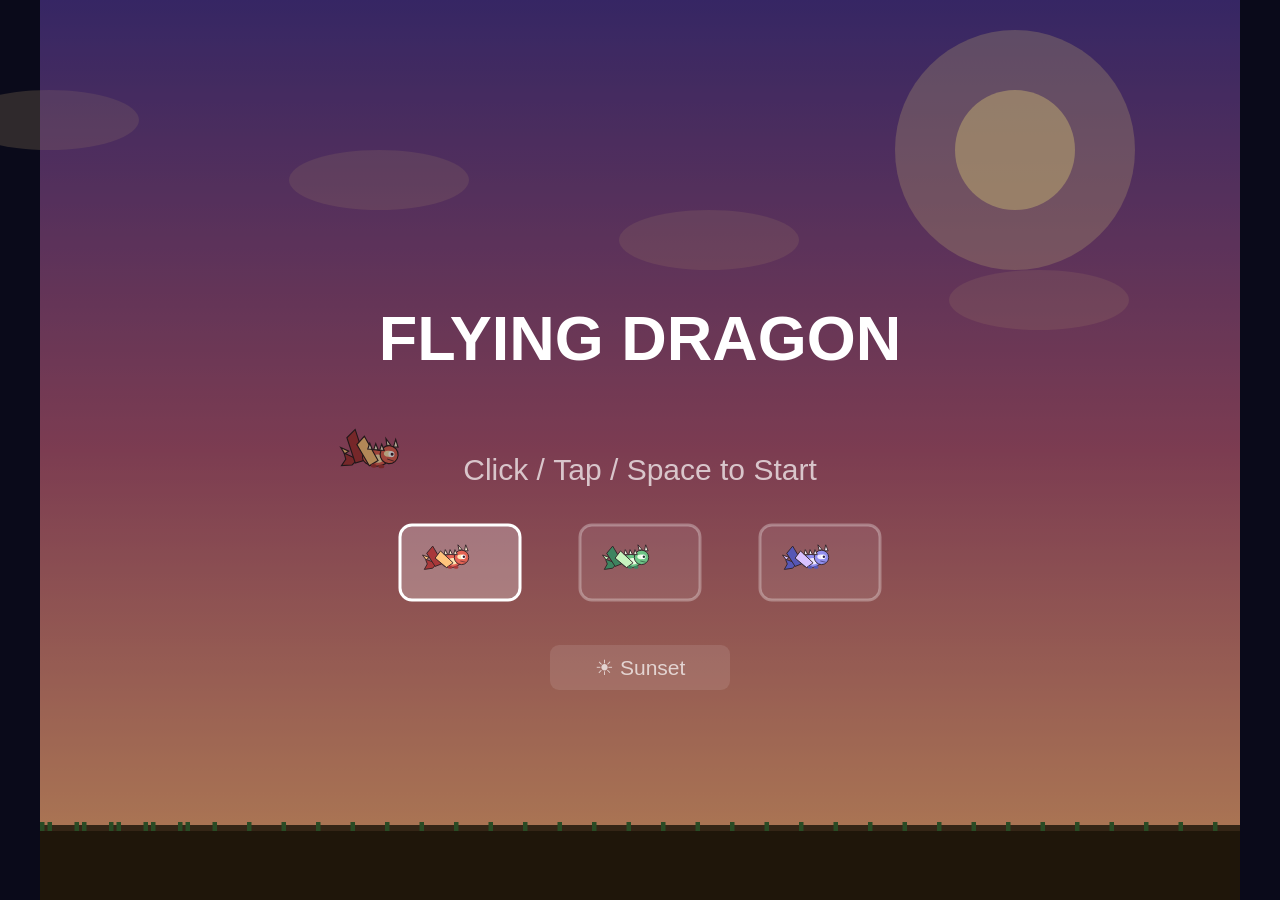
<file: public/flying-dragon/index.html>
<!DOCTYPE html>
<html lang="en">
<head>
<meta charset="UTF-8">
<meta name="viewport" content="width=device-width, initial-scale=1.0, user-scalable=no">
<title>Flying Dragon</title>
<style>
* { margin: 0; padding: 0; box-sizing: border-box; }
html, body { width: 100%; height: 100%; overflow: hidden; background: #1a1a2e; }
canvas { display: block; width: 100%; height: 100%; touch-action: none; }
</style>
</head>
<body>
<canvas id="game"></canvas>
<script src="game.js"></script>
</body>
</html>
</file>
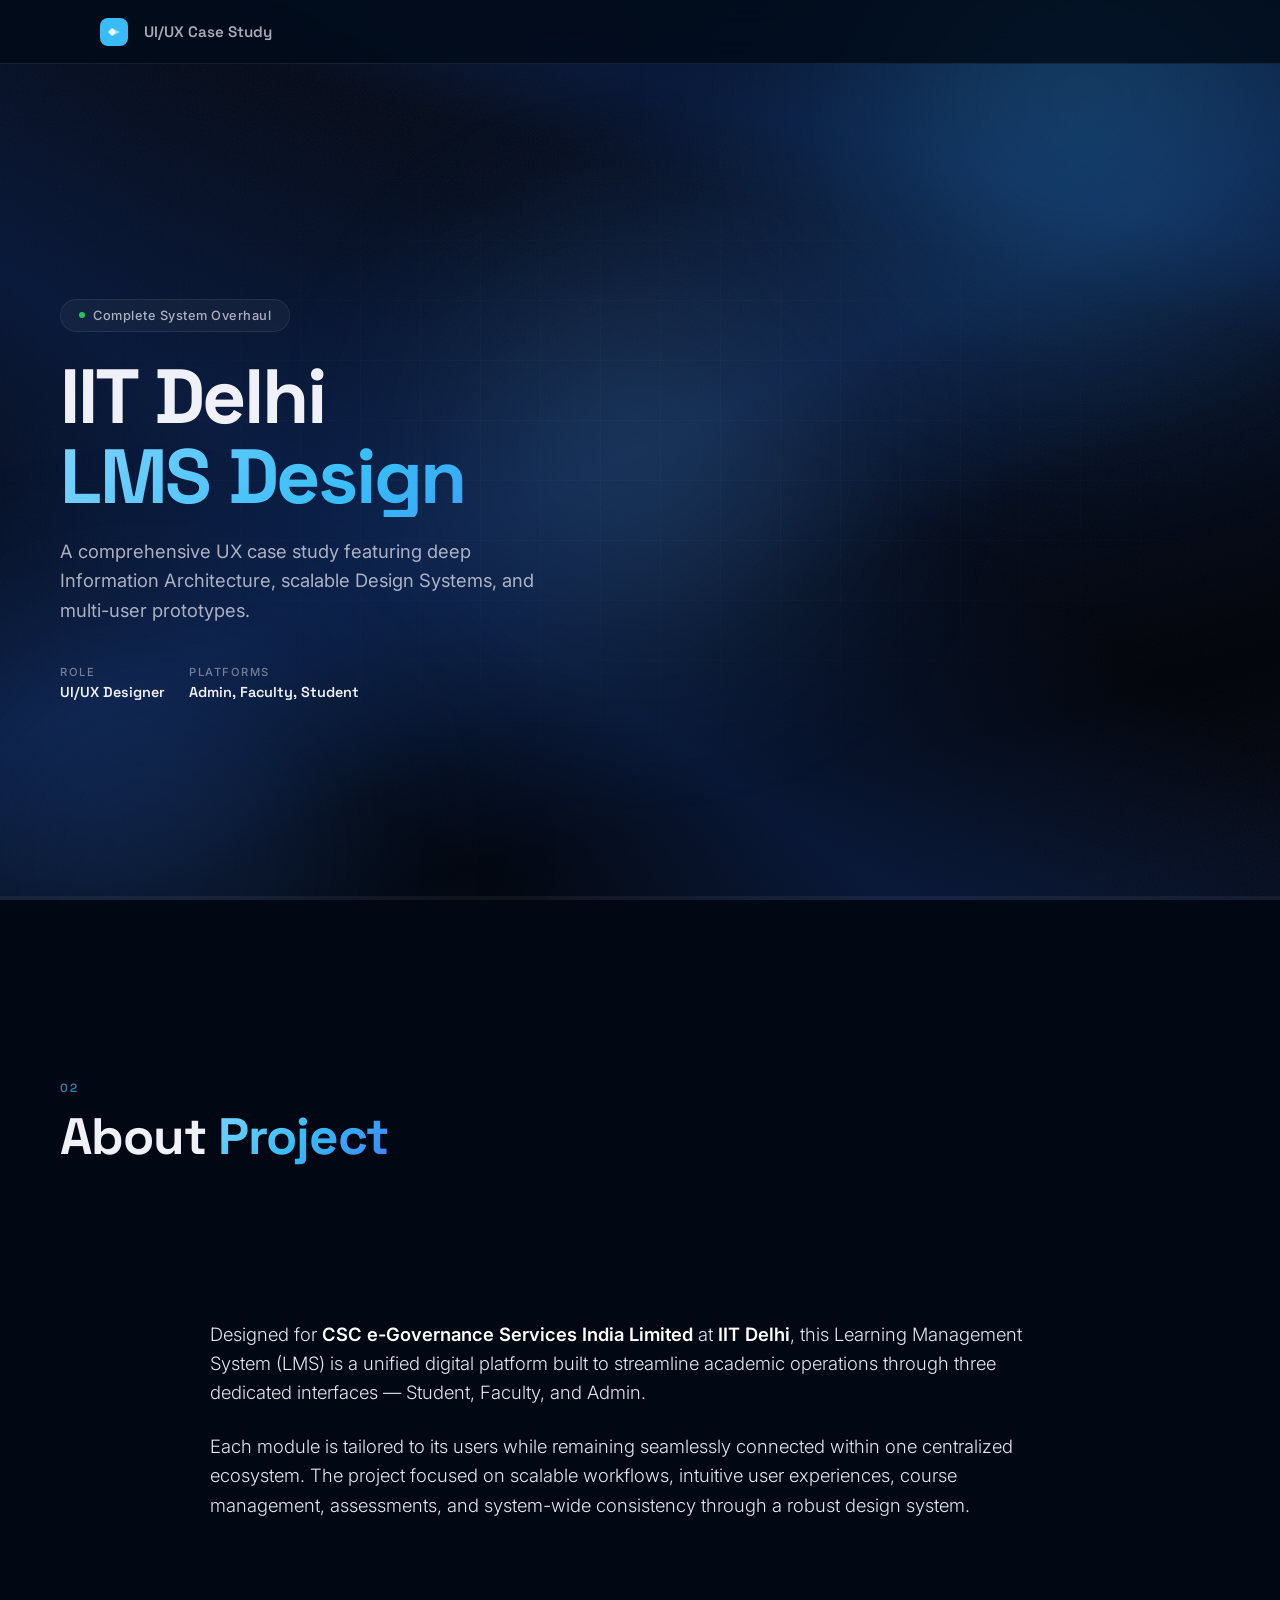
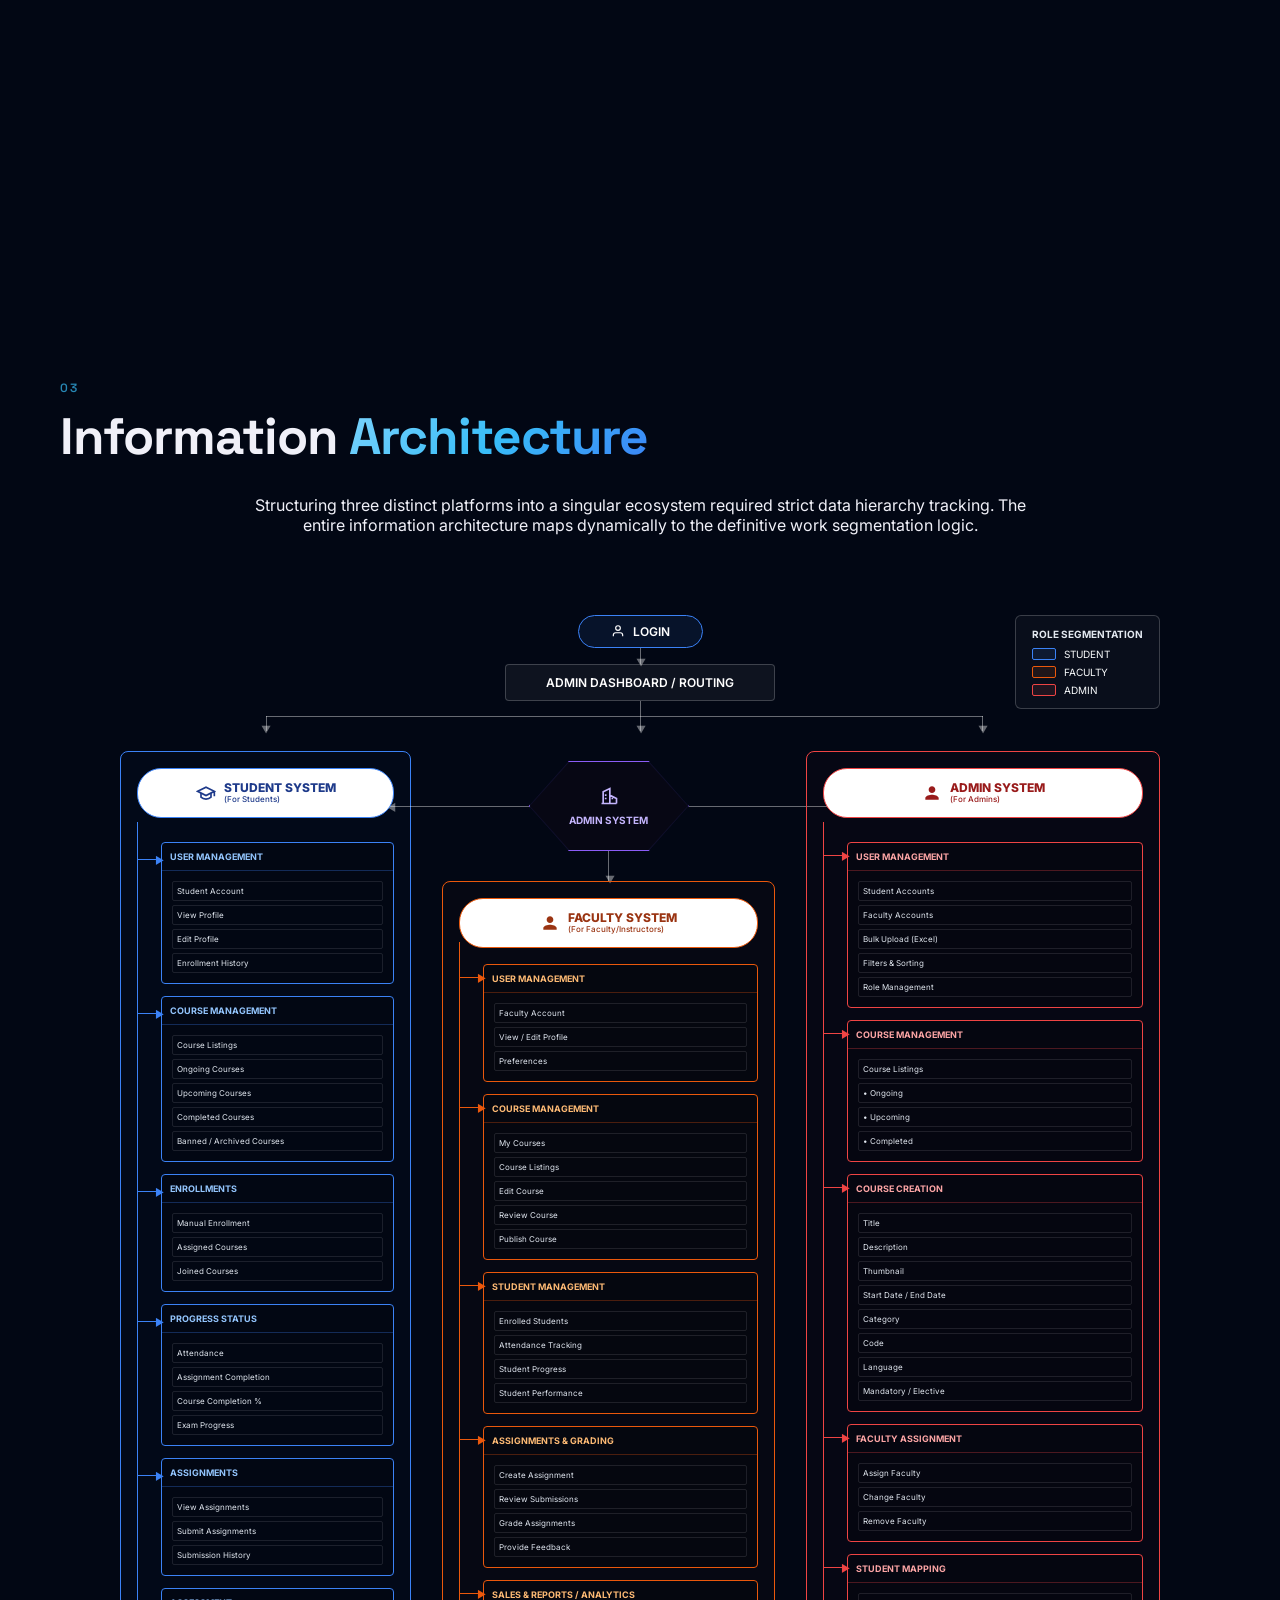
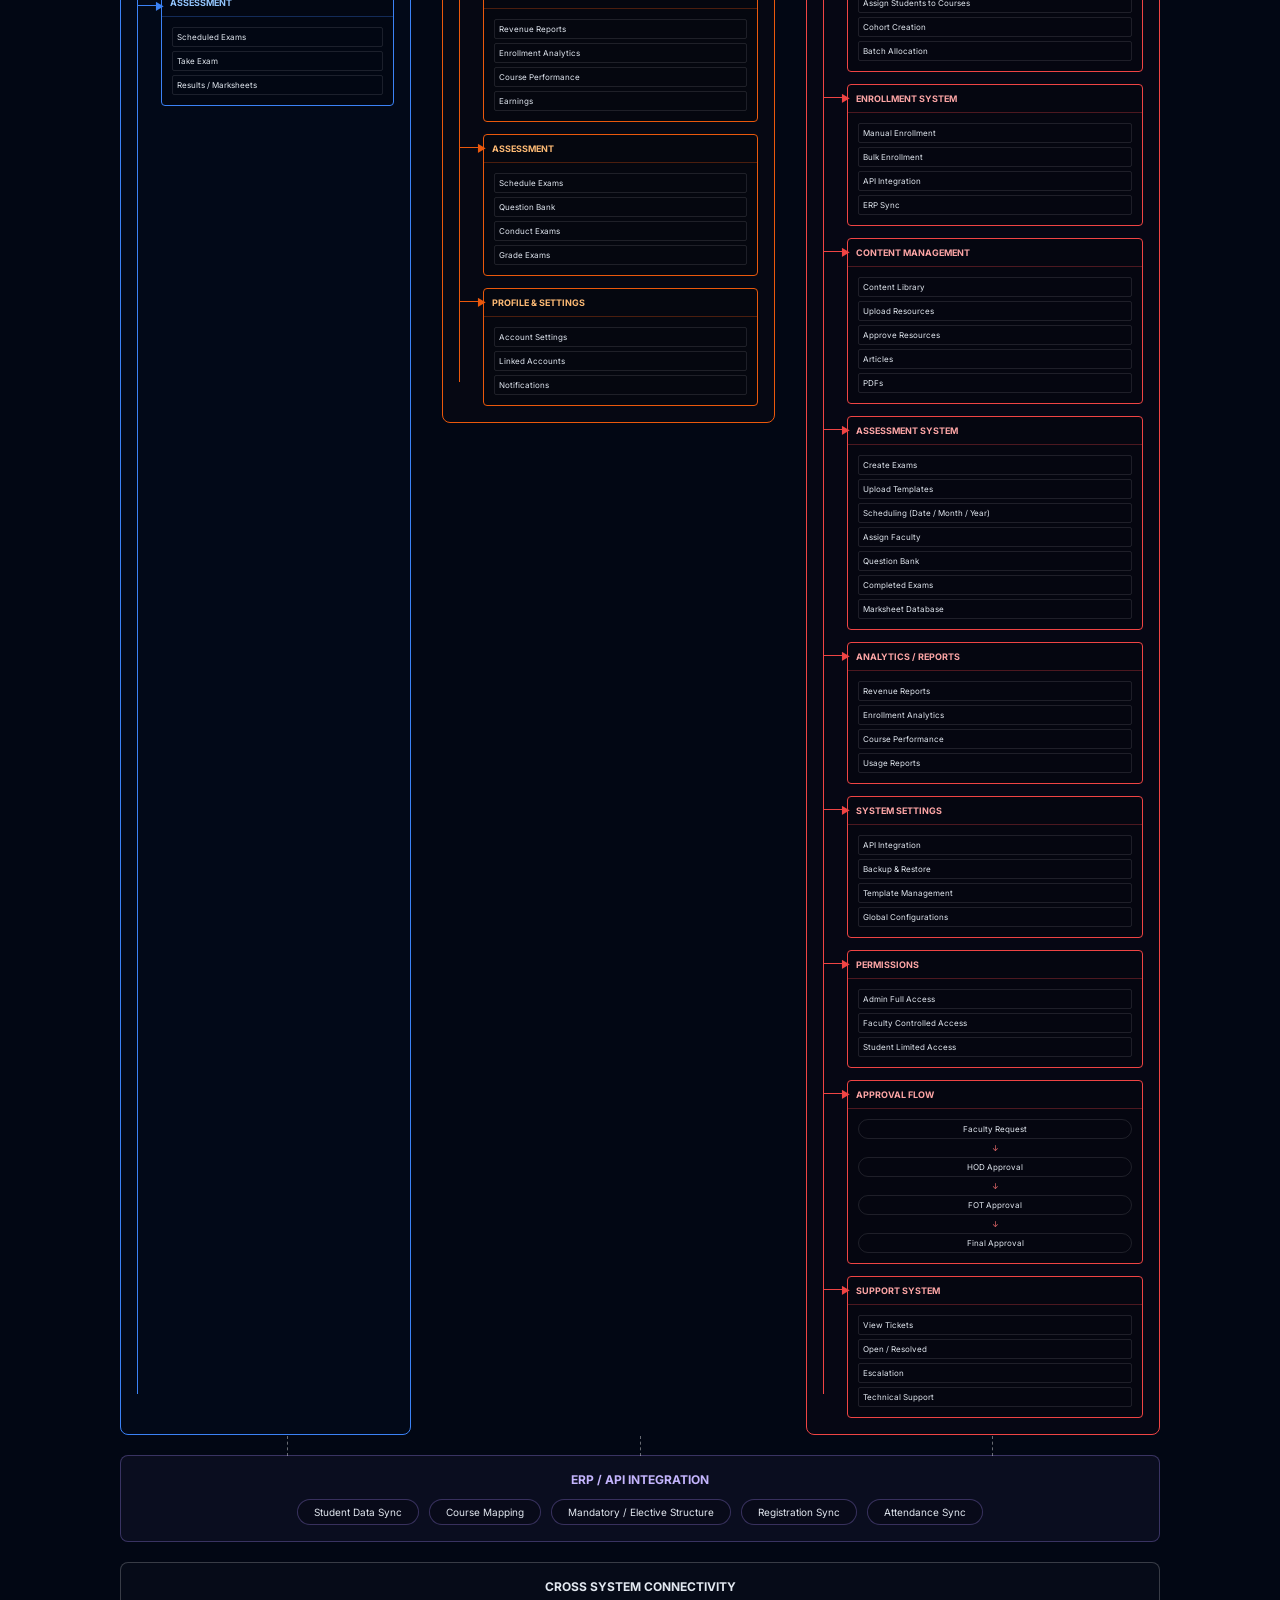
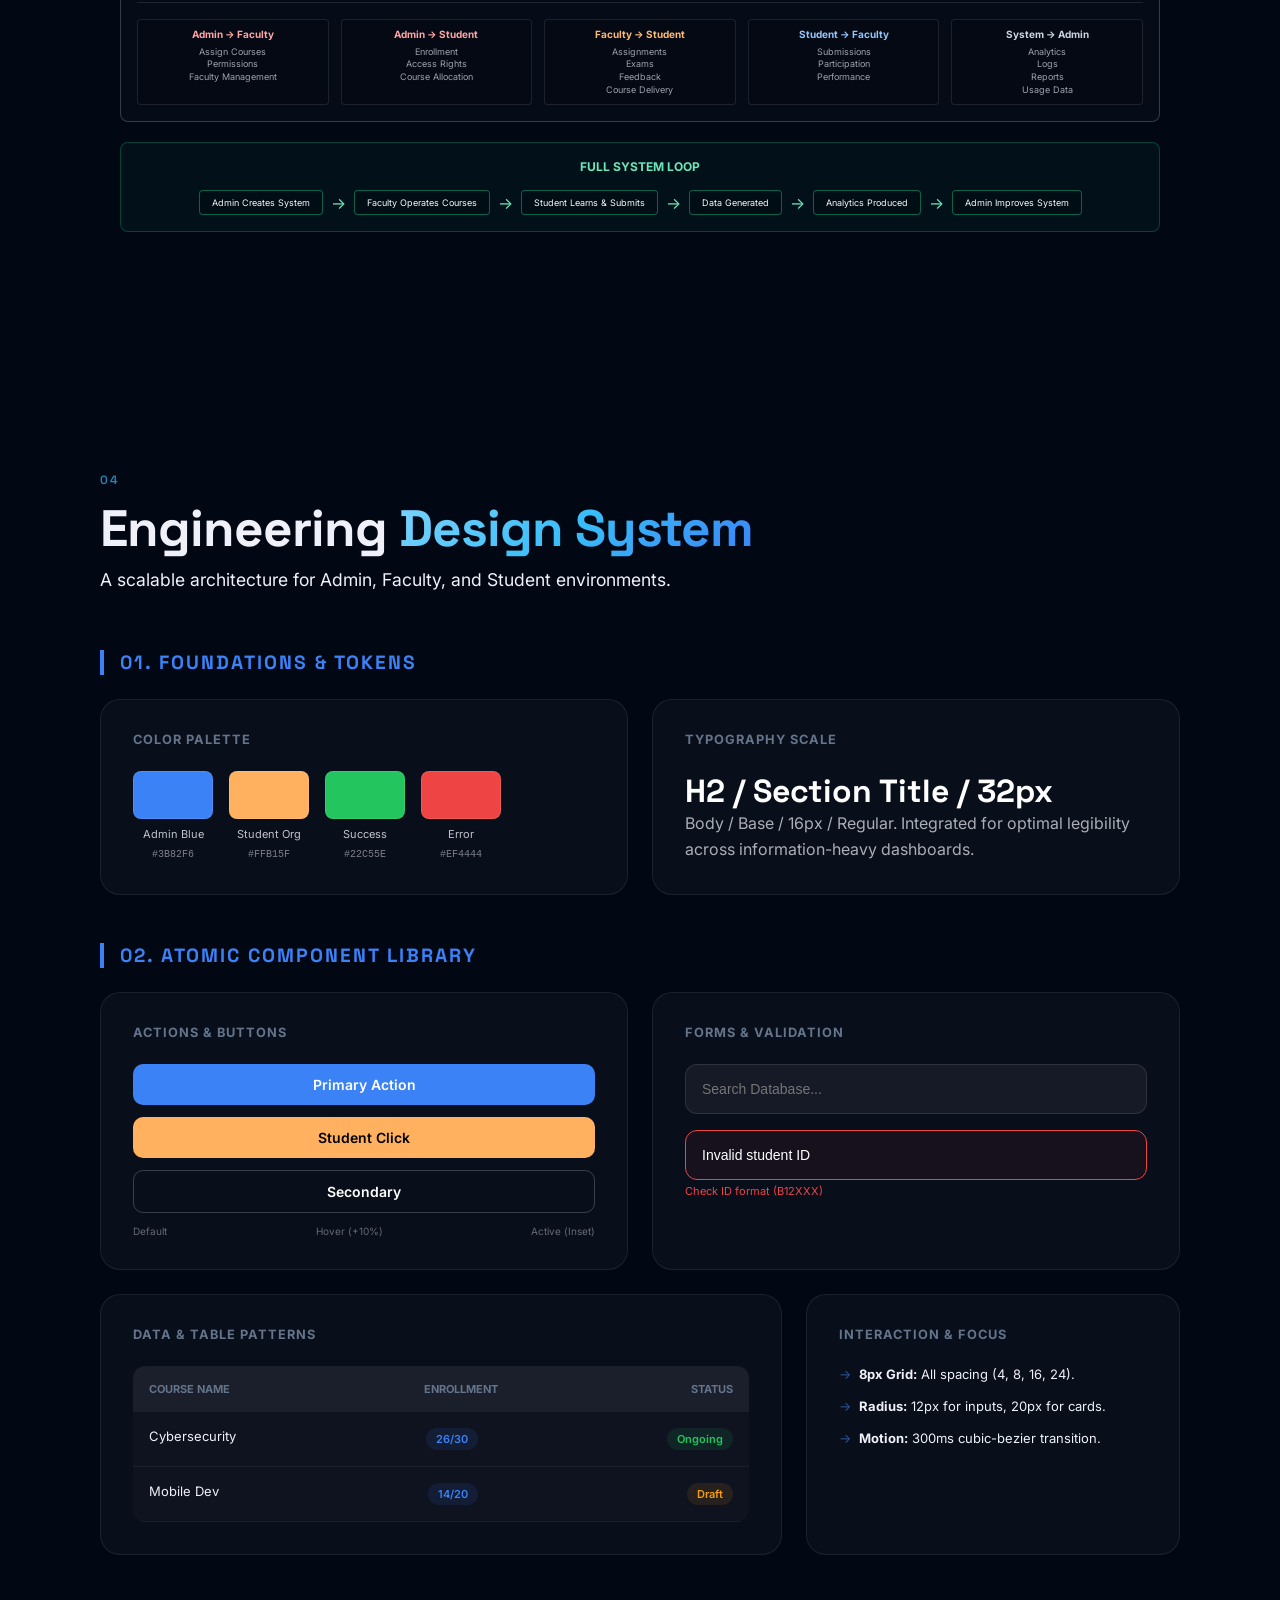
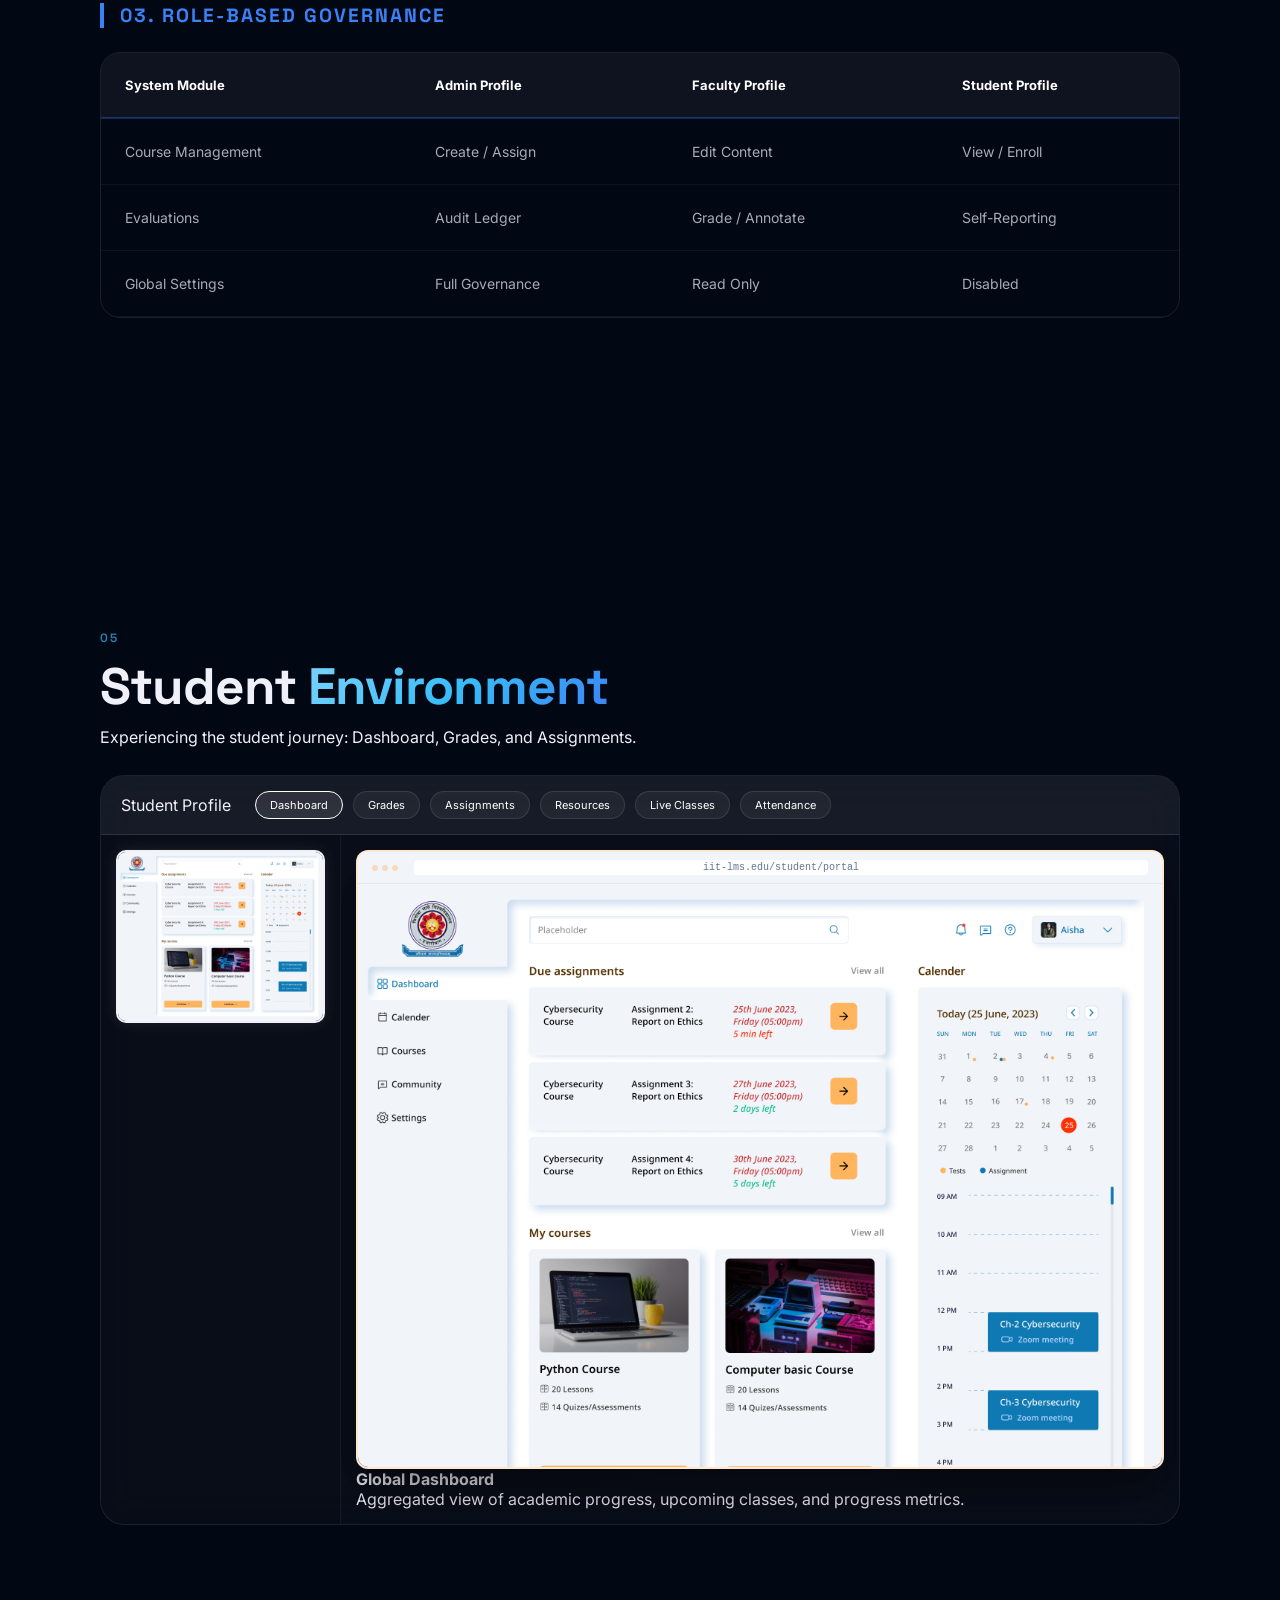
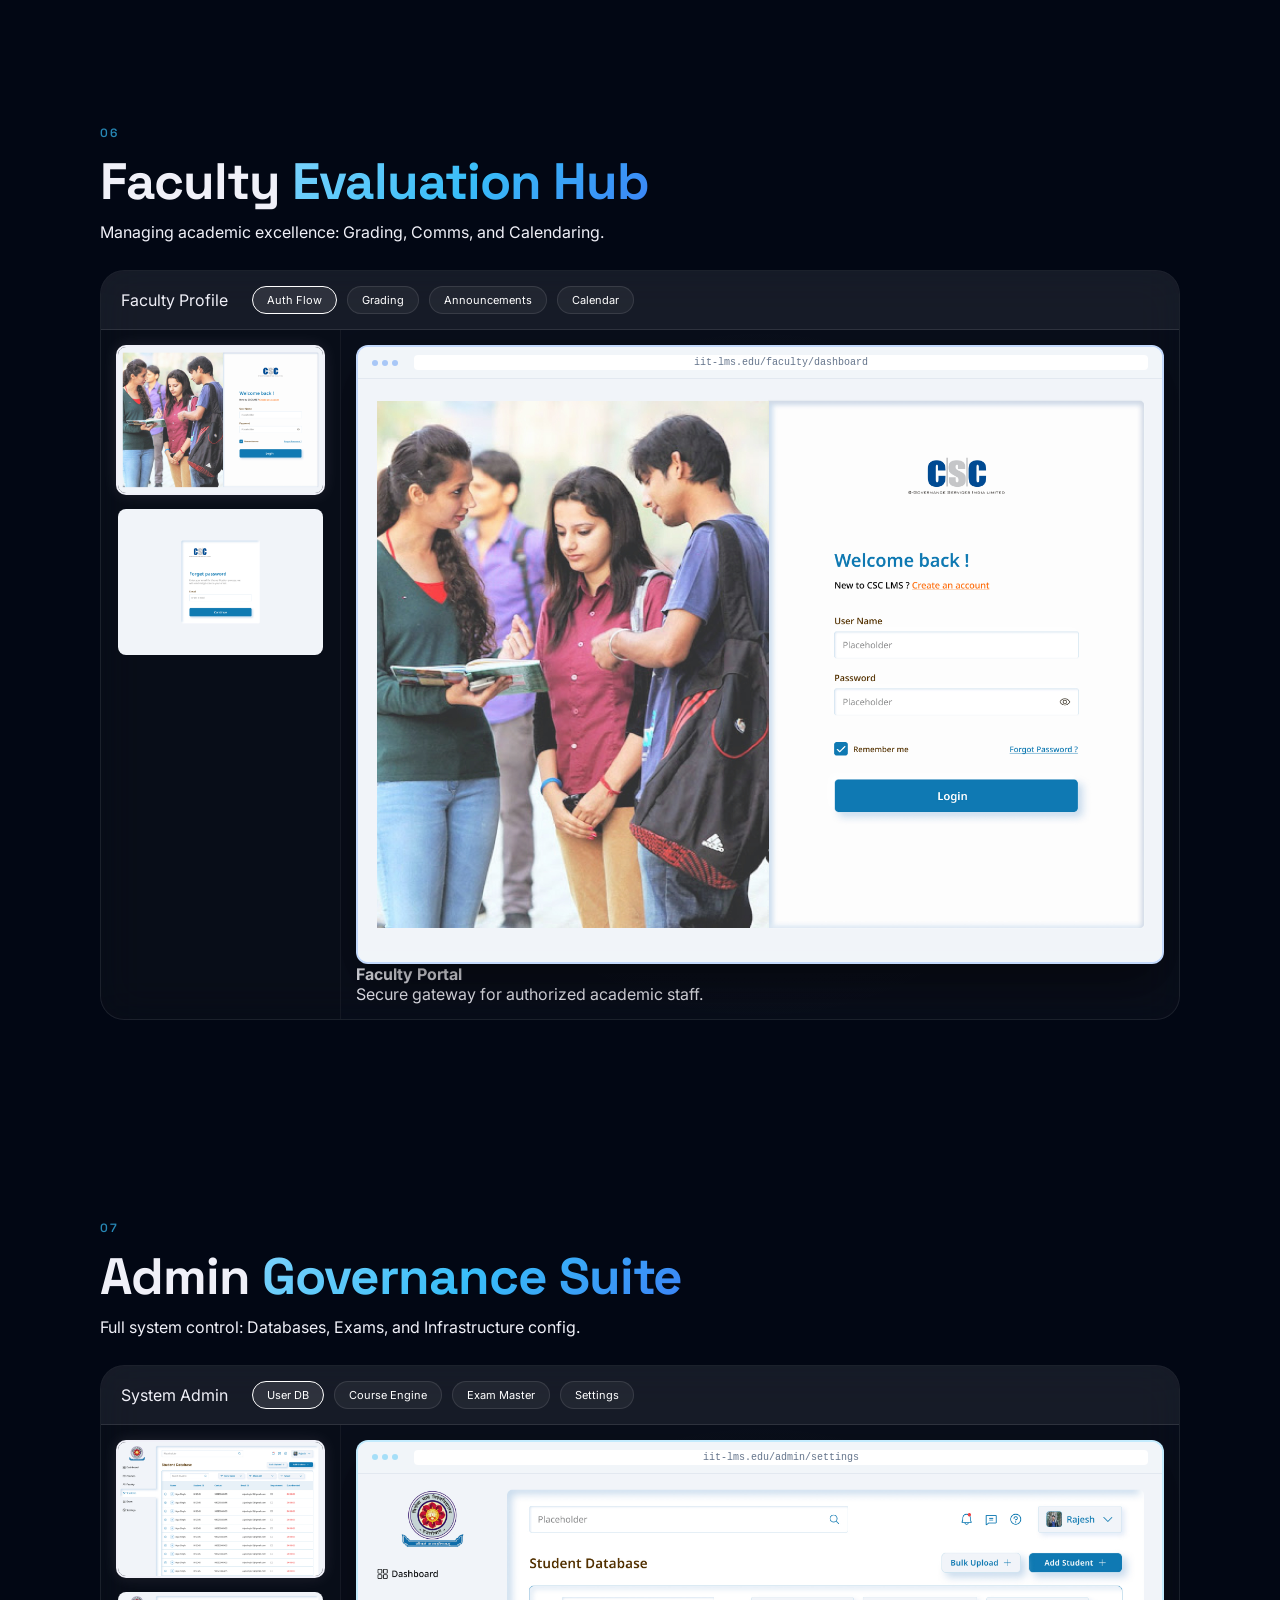
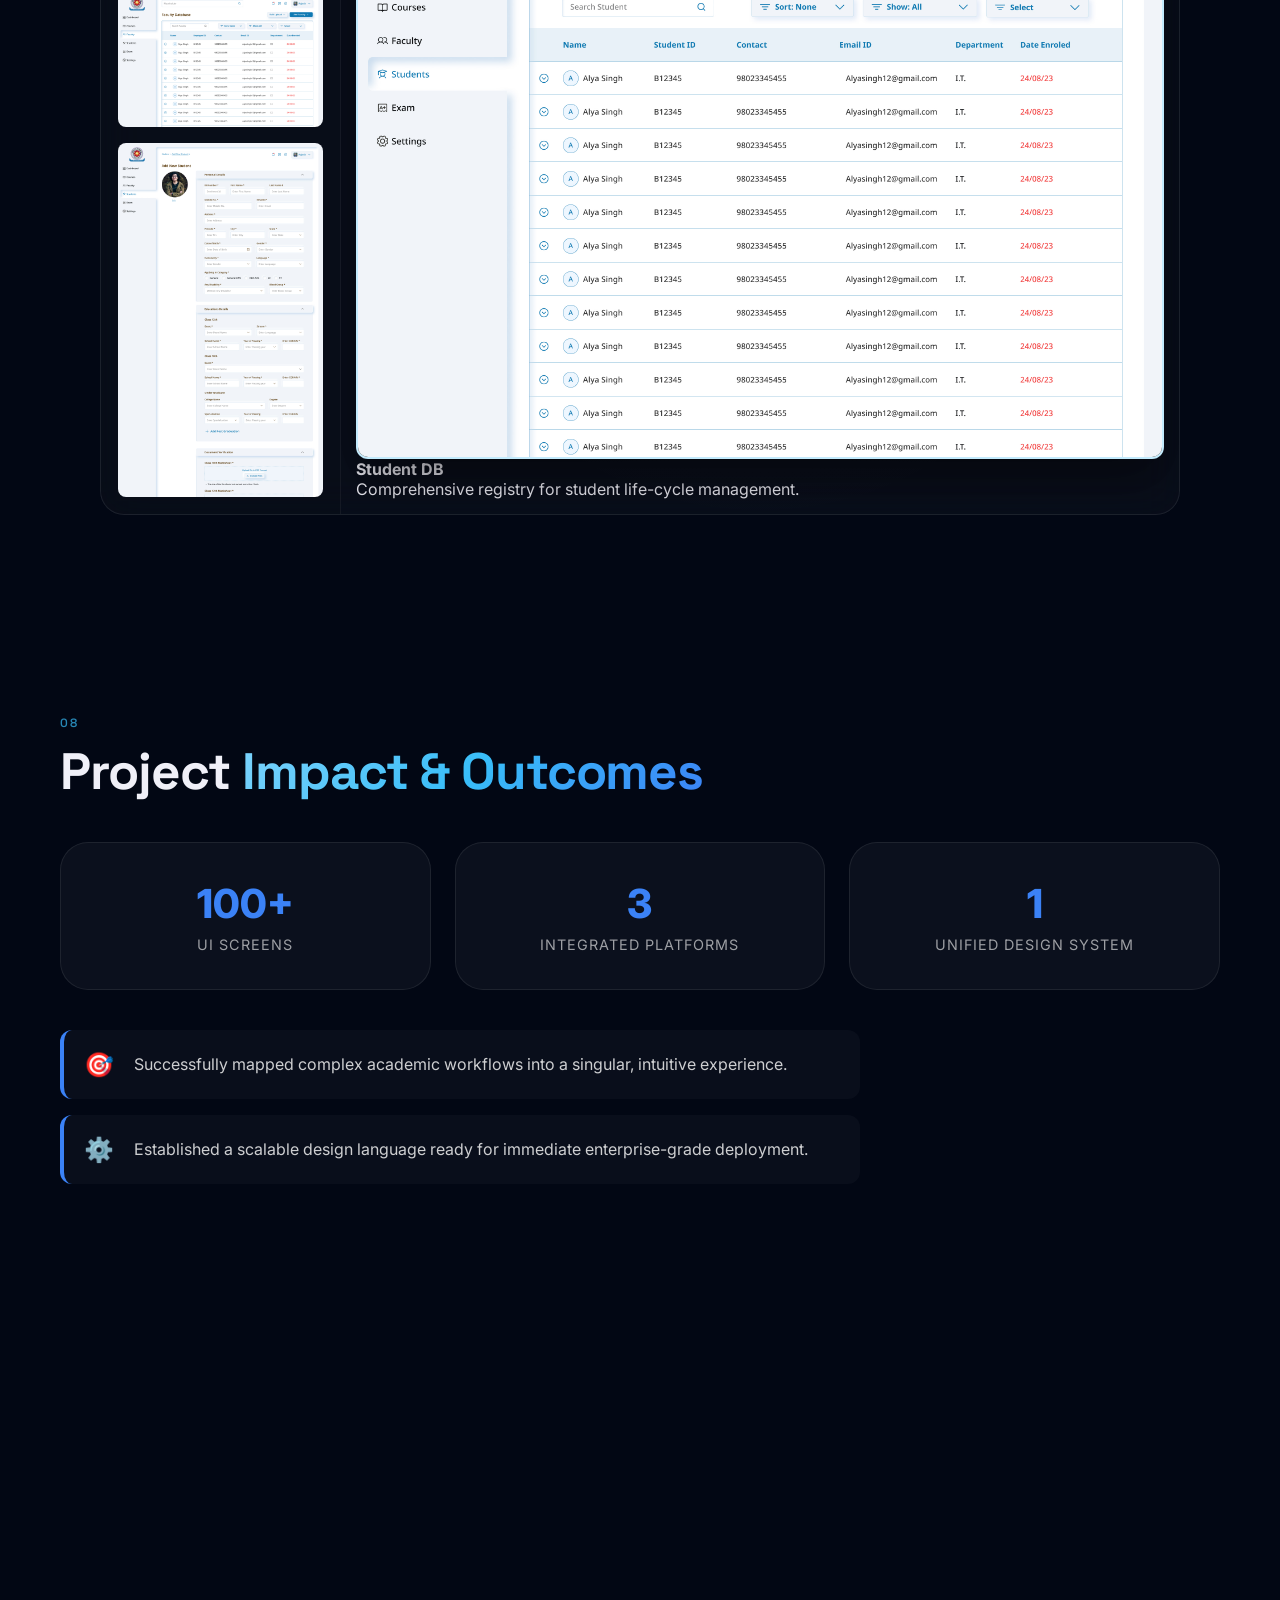
<file: public/iitdelhi-lms/index.html>
<!DOCTYPE html>
<html lang="en">
<head>
    <meta charset="UTF-8">
    <meta name="viewport" content="width=device-width, initial-scale=1.0">
    <title>IIT Delhi LMS — Full UI/UX Case Study</title>
    <meta name="description" content="A comprehensive Learning Management System designed at IIT Delhi featuring full IA, Design System, and high-fidelity prototype flows across 3 integrated platforms.">
    <link rel="preconnect" href="https://fonts.googleapis.com">
    <link rel="preconnect" href="https://fonts.gstatic.com" crossorigin>
    <link href="https://fonts.googleapis.com/css2?family=Inter:wght@300;400;500;600;700;800;900&family=Space+Grotesk:wght@400;500;600;700&display=swap" rel="stylesheet">
    <link rel="stylesheet" href="styles.css?v=9">
</head>
<body>
    <!-- Ambient Background -->
    <div class="ambient-bg">
        <div class="orb orb-1"></div>
        <div class="orb orb-2"></div>
        <div class="orb orb-3"></div>
        <div class="grid-overlay"></div>
    </div>

    <!-- Navigation -->
    <nav class="nav" id="mainNav">
        <div class="nav-brand">
            <div class="nav-logo">
                <svg width="28" height="28" viewBox="0 0 28 28" fill="none">
                    <rect width="28" height="28" rx="8" fill="url(#navGrad)"/>
                    <path d="M8 14L12 10L16 14L12 18Z" fill="white" opacity="0.9"/>
                    <path d="M12 10L20 14L12 18" fill="white" opacity="0.5"/>
                    <defs><linearGradient id="navGrad" x1="0" y1="0" x2="28" y2="28"><stop stop-color="#38bdf8"/><stop offset="1" stop-color="#3B82F6"/></linearGradient></defs>
                </svg>
            </div>
            <span>UI/UX Case Study</span>
        </div>
        
    </nav>

    <!-- Slide Container -->
    <div class="presentation" id="presentation">

        <!-- SECTION 1: Cover -->
        <section class="slide slide-cover" id="slide-1" data-slide="1">
            <div class="slide-content">
                <div class="cover-layout">
                    <div class="cover-text">
                        <div class="cover-badge animate-in" data-delay="0">
                            <span class="badge-dot"></span>
                            Complete System Overhaul
                        </div>
                        <h1 class="cover-title animate-in" data-delay="1">
                            <span class="title-line">IIT Delhi</span>
                            <span class="title-line gradient-text">LMS Design</span>
                        </h1>
                        <p class="cover-subtitle animate-in" data-delay="2">
                            A comprehensive UX case study featuring deep Information Architecture, scalable Design Systems, and multi-user prototypes.
                        </p>
                        <div class="cover-meta animate-in" data-delay="3">
                            <div class="meta-item">
                                <span class="meta-label">Role</span>
                                <span class="meta-value">UI/UX Designer</span>
                            </div>
                            <div class="meta-item">
                                <span class="meta-label">Platforms</span>
                                <span class="meta-value">Admin, Faculty, Student</span>
                            </div>
                        </div>
                    </div>
                </div>
            </div>
        </section>

        
        <!-- SECTION 2: About Project -->
        <section class="slide" id="slide-2" data-slide="2">
            <div class="slide-content">
                <div class="slide-header">
                    <span class="slide-number">02</span>
                    <h2 class="slide-title animate-in" data-delay="0">About <span class="gradient-text">Project</span></h2>
                </div>
                <div style="width: 100%; max-width: 900px; margin: 0 auto; padding: 0 20px; display: flex; align-items: center; justify-content: center; height: 100%; min-height: 50vh;">
                    <div class="overview-text animate-in" data-delay="1" style="width: 100%; text-align: left;">
                        <p style="font-size: 1.15rem; line-height: 1.6; color: #e2e8f0; font-weight: 300;">Designed for <strong style="color: #fff; font-weight: 600;">CSC e-Governance Services India Limited</strong> at <strong style="color: #fff; font-weight: 600;">IIT Delhi</strong>, this Learning Management System (LMS) is a unified digital platform built to streamline academic operations through three dedicated interfaces — Student, Faculty, and Admin.</p>
                        <p style="font-size: 1.15rem; line-height: 1.6; color: #e2e8f0; font-weight: 300; margin-top: 24px;">Each module is tailored to its users while remaining seamlessly connected within one centralized ecosystem. The project focused on scalable workflows, intuitive user experiences, course management, assessments, and system-wide consistency through a robust design system.</p>
                    </div>
                </div>
            </div>
        </section>

        <!-- SECTION 3: Information Architecture -->
        <section class="slide" id="slide-3" data-slide="3">
            <div class="slide-content">
                <div class="slide-header">
                    <span class="slide-number">03</span>
                    <h2 class="slide-title animate-in" data-delay="0">Information <span class="gradient-text">Architecture</span></h2>
                </div><div style="width: 100%; max-width: 1200px; margin: 0 auto; padding: 0 20px;">
                    <div class="overview-text animate-in" data-delay="1" style="width: 100%; text-align: center; margin-bottom: 40px;">
                        <p style="max-width: 800px; margin: 0 auto;">Structuring three distinct platforms into a singular ecosystem required strict data hierarchy tracking. The entire information architecture maps dynamically to the definitive work segmentation logic.</p>
                    </div>





<div class="ia-flow-container" style="background: transparent; padding: 40px; border-radius: 8px; font-family: 'Inter', sans-serif; position: relative; color: #f8fafc; margin-top: 40px;">
    
    <!-- Legend -->
    <div style="position: absolute; top: 40px; right: 40px; border: 1px solid rgba(255,255,255,0.2); padding: 12px 16px; border-radius: 6px; font-size: 10px; background: rgba(255,255,255,0.03); z-index: 10;">
        <div style="margin-bottom: 8px; font-weight: 700; color: #e2e8f0; text-align: center;">ROLE SEGMENTATION</div>
        <div style="display:flex; align-items:center; gap:8px; margin-bottom:6px;"><div style="width:24px; height:12px; border: 1px solid #3B82F6; background: rgba(59,130,246,0.1); border-radius:2px;"></div> STUDENT</div>
        <div style="display:flex; align-items:center; gap:8px; margin-bottom:6px;"><div style="width:24px; height:12px; border: 1px solid #EA580C; background: rgba(234,88,12,0.1); border-radius:2px;"></div> FACULTY</div>
        <div style="display:flex; align-items:center; gap:8px;"><div style="width:24px; height:12px; border: 1px solid #EF4444; background: rgba(239,68,68,0.1); border-radius:2px;"></div> ADMIN</div>
    </div>

    <!-- Top Flow -->
    <div style="display: flex; flex-direction: column; align-items: center; margin-bottom: 0; position: relative; z-index: 2;">
        <div style="border: 1px solid #3B82F6; padding: 8px 32px; font-weight: 600; border-radius: 20px; font-size: 12px; background: rgba(59,130,246,0.1); color: #fff; display: flex; align-items: center; gap: 8px;">
            <svg width="14" height="14" viewBox="0 0 24 24" fill="none" stroke="currentColor" stroke-width="2"><path d="M20 21v-2a4 4 0 0 0-4-4H8a4 4 0 0 0-4 4v2"></path><circle cx="12" cy="7" r="4"></circle></svg>
            LOGIN
        </div>
        <div style="height: 16px; border-left: 1px solid rgba(255,255,255,0.4); position: relative;"><span style="position:absolute; bottom:-4px; left:-4.5px; font-size:10px; color: rgba(255,255,255,0.4);">▼</span></div>
        <div style="border: 1px solid rgba(255,255,255,0.2); padding: 10px 40px; font-weight: 600; border-radius: 4px; font-size: 12px; background: rgba(255,255,255,0.05); color: #fff;">
            ADMIN DASHBOARD / ROUTING
        </div>
    </div>

    <!-- Routing Lines from Dashboard to Columns -->
    <div style="position:relative; height: 30px; margin-bottom: 20px;">
        <div style="position:absolute; left:50%; top:0; width:1px; height:15px; background: rgba(255,255,255,0.4);"></div>
        <div style="position:absolute; left:14%; right:17%; top:15px; height:1px; background: rgba(255,255,255,0.4);"></div>
        <div style="position:absolute; left:14%; top:15px; height:15px; width:1px; background: rgba(255,255,255,0.4);"><span style="position:absolute; bottom:-4px; left:-4.5px; font-size:10px; color: rgba(255,255,255,0.4);">▼</span></div>
        <div style="position:absolute; left:50%; top:15px; height:15px; width:1px; background: rgba(255,255,255,0.4);"><span style="position:absolute; bottom:-4px; left:-4.5px; font-size:10px; color: rgba(255,255,255,0.4);">▼</span></div>
        <div style="position:absolute; right:17%; top:15px; height:15px; width:1px; background: rgba(255,255,255,0.4);"><span style="position:absolute; bottom:-4px; left:-4.5px; font-size:10px; color: rgba(255,255,255,0.4);">▼</span></div>
    </div>

    <!-- 3 Columns Grid -->
    <div style="display: grid; grid-template-columns: 28% 1fr 34%; gap: 3%; margin-bottom: 20px; position: relative;">
        
        <!-- ======================= STUDENT COLUMN ======================= -->
        <div style="display: flex; flex-direction: column; position: relative;">
            <div style="border: 1px solid #3B82F6; border-radius: 8px; padding: 16px 16px 16px 40px; background: rgba(59,130,246,0.02); position: relative; height: 100%;">
                
                <!-- Student Spine Line -->
                <div style="position: absolute; left: 16px; top: 70px; bottom: 40px; width: 1px; background: #3B82F6;"></div>

                <div style="text-align: center; margin-bottom: 24px; margin-left: -24px; border: 1px solid #3B82F6; padding: 12px; border-radius: 24px; background: #fff; color: #1E3A8A; display: flex; align-items: center; justify-content: center; gap: 8px; position: relative; z-index: 2;">
                    <svg width="20" height="20" viewBox="0 0 24 24" fill="none" stroke="currentColor" stroke-width="2"><path d="M22 10v6M2 10l10-5 10 5-10 5z"></path><path d="M6 12v5c3 3 9 3 12 0v-5"></path></svg>
                    <div style="text-align: left; line-height: 1.2;">
                        <div style="font-weight: 800; font-size: 12px;">STUDENT SYSTEM</div>
                        <div style="font-size: 8px; font-weight: 500;">(For Students)</div>
                    </div>
                </div>

                <!-- Box Template Start -->
                <div style="border: 1px solid #3B82F6; border-radius: 4px; margin-bottom: 12px; background: rgba(0,0,0,0.2); position: relative;">
                    <div style="position: absolute; left: -24px; top: 16px; width: 24px; height: 1px; background: #3B82F6;"><span style="position:absolute; right:-2px; top:-4.5px; font-size:10px; color:#3B82F6;">▶</span></div>
                    <div style="padding: 8px; border-bottom: 1px solid rgba(59,130,246,0.3); font-size: 9px; font-weight: 700; color: #93C5FD;">USER MANAGEMENT</div>
                    <div style="padding: 10px; display: flex; flex-direction: column; gap: 4px; font-size: 8px; color: #E2E8F0;">
                        <div style="border: 1px solid rgba(255,255,255,0.1); padding: 4px; border-radius: 2px;">Student Account</div>
                        <div style="border: 1px solid rgba(255,255,255,0.1); padding: 4px; border-radius: 2px;">View Profile</div>
                        <div style="border: 1px solid rgba(255,255,255,0.1); padding: 4px; border-radius: 2px;">Edit Profile</div>
                        <div style="border: 1px solid rgba(255,255,255,0.1); padding: 4px; border-radius: 2px;">Enrollment History</div>
                    </div>
                </div>

                <div style="border: 1px solid #3B82F6; border-radius: 4px; margin-bottom: 12px; background: rgba(0,0,0,0.2); position: relative;">
                    <div style="position: absolute; left: -24px; top: 16px; width: 24px; height: 1px; background: #3B82F6;"><span style="position:absolute; right:-2px; top:-4.5px; font-size:10px; color:#3B82F6;">▶</span></div>
                    <div style="padding: 8px; border-bottom: 1px solid rgba(59,130,246,0.3); font-size: 9px; font-weight: 700; color: #93C5FD;">COURSE MANAGEMENT</div>
                    <div style="padding: 10px; display: flex; flex-direction: column; gap: 4px; font-size: 8px; color: #E2E8F0;">
                        <div style="border: 1px solid rgba(255,255,255,0.1); padding: 4px; border-radius: 2px;">Course Listings</div>
                        <div style="border: 1px solid rgba(255,255,255,0.1); padding: 4px; border-radius: 2px;">Ongoing Courses</div>
                        <div style="border: 1px solid rgba(255,255,255,0.1); padding: 4px; border-radius: 2px;">Upcoming Courses</div>
                        <div style="border: 1px solid rgba(255,255,255,0.1); padding: 4px; border-radius: 2px;">Completed Courses</div>
                        <div style="border: 1px solid rgba(255,255,255,0.1); padding: 4px; border-radius: 2px;">Banned / Archived Courses</div>
                    </div>
                </div>

                <div style="border: 1px solid #3B82F6; border-radius: 4px; margin-bottom: 12px; background: rgba(0,0,0,0.2); position: relative;">
                    <div style="position: absolute; left: -24px; top: 16px; width: 24px; height: 1px; background: #3B82F6;"><span style="position:absolute; right:-2px; top:-4.5px; font-size:10px; color:#3B82F6;">▶</span></div>
                    <div style="padding: 8px; border-bottom: 1px solid rgba(59,130,246,0.3); font-size: 9px; font-weight: 700; color: #93C5FD;">ENROLLMENTS</div>
                    <div style="padding: 10px; display: flex; flex-direction: column; gap: 4px; font-size: 8px; color: #E2E8F0;">
                        <div style="border: 1px solid rgba(255,255,255,0.1); padding: 4px; border-radius: 2px;">Manual Enrollment</div>
                        <div style="border: 1px solid rgba(255,255,255,0.1); padding: 4px; border-radius: 2px;">Assigned Courses</div>
                        <div style="border: 1px solid rgba(255,255,255,0.1); padding: 4px; border-radius: 2px;">Joined Courses</div>
                    </div>
                </div>

                <div style="border: 1px solid #3B82F6; border-radius: 4px; margin-bottom: 12px; background: rgba(0,0,0,0.2); position: relative;">
                    <div style="position: absolute; left: -24px; top: 16px; width: 24px; height: 1px; background: #3B82F6;"><span style="position:absolute; right:-2px; top:-4.5px; font-size:10px; color:#3B82F6;">▶</span></div>
                    <div style="padding: 8px; border-bottom: 1px solid rgba(59,130,246,0.3); font-size: 9px; font-weight: 700; color: #93C5FD;">PROGRESS STATUS</div>
                    <div style="padding: 10px; display: flex; flex-direction: column; gap: 4px; font-size: 8px; color: #E2E8F0;">
                        <div style="border: 1px solid rgba(255,255,255,0.1); padding: 4px; border-radius: 2px;">Attendance</div>
                        <div style="border: 1px solid rgba(255,255,255,0.1); padding: 4px; border-radius: 2px;">Assignment Completion</div>
                        <div style="border: 1px solid rgba(255,255,255,0.1); padding: 4px; border-radius: 2px;">Course Completion %</div>
                        <div style="border: 1px solid rgba(255,255,255,0.1); padding: 4px; border-radius: 2px;">Exam Progress</div>
                    </div>
                </div>

                <div style="border: 1px solid #3B82F6; border-radius: 4px; margin-bottom: 12px; background: rgba(0,0,0,0.2); position: relative;">
                    <div style="position: absolute; left: -24px; top: 16px; width: 24px; height: 1px; background: #3B82F6;"><span style="position:absolute; right:-2px; top:-4.5px; font-size:10px; color:#3B82F6;">▶</span></div>
                    <div style="padding: 8px; border-bottom: 1px solid rgba(59,130,246,0.3); font-size: 9px; font-weight: 700; color: #93C5FD;">ASSIGNMENTS</div>
                    <div style="padding: 10px; display: flex; flex-direction: column; gap: 4px; font-size: 8px; color: #E2E8F0;">
                        <div style="border: 1px solid rgba(255,255,255,0.1); padding: 4px; border-radius: 2px;">View Assignments</div>
                        <div style="border: 1px solid rgba(255,255,255,0.1); padding: 4px; border-radius: 2px;">Submit Assignments</div>
                        <div style="border: 1px solid rgba(255,255,255,0.1); padding: 4px; border-radius: 2px;">Submission History</div>
                    </div>
                </div>

                <div style="border: 1px solid #3B82F6; border-radius: 4px; background: rgba(0,0,0,0.2); position: relative;">
                    <div style="position: absolute; left: -24px; top: 16px; width: 24px; height: 1px; background: #3B82F6;"><span style="position:absolute; right:-2px; top:-4.5px; font-size:10px; color:#3B82F6;">▶</span></div>
                    <div style="padding: 8px; border-bottom: 1px solid rgba(59,130,246,0.3); font-size: 9px; font-weight: 700; color: #93C5FD;">ASSESSMENT</div>
                    <div style="padding: 10px; display: flex; flex-direction: column; gap: 4px; font-size: 8px; color: #E2E8F0;">
                        <div style="border: 1px solid rgba(255,255,255,0.1); padding: 4px; border-radius: 2px;">Scheduled Exams</div>
                        <div style="border: 1px solid rgba(255,255,255,0.1); padding: 4px; border-radius: 2px;">Take Exam</div>
                        <div style="border: 1px solid rgba(255,255,255,0.1); padding: 4px; border-radius: 2px;">Results / Marksheets</div>
                    </div>
                </div>
            </div>
        </div>

        <!-- ======================= MIDDLE COLUMN ======================= -->
        <div style="display: flex; flex-direction: column; align-items: center; position: relative;">
            
            <!-- Hexagon with Lateral Lines -->
            <div style="position: relative; width: 160px; height: 90px; display: flex; align-items: center; justify-content: center; flex-direction: column; margin-top: 10px;">
                <!-- Line pointing left to Student Spine -->
                <div style="position: absolute; left: -140px; top: 50%; width: 140px; height: 1px; background: rgba(255,255,255,0.4); z-index: 0;">
                    <span style="position:absolute; left:-2px; top:-4.5px; font-size:10px; color:rgba(255,255,255,0.4);">◀</span>
                </div>
                <!-- Line pointing right to Admin Spine -->
                <div style="position: absolute; right: -155px; top: 50%; width: 155px; height: 1px; background: rgba(255,255,255,0.4); z-index: 0;">
                    <span style="position:absolute; right:-2px; top:-4.5px; font-size:10px; color:rgba(255,255,255,0.4);">▶</span>
                </div>

                <!-- Hexagon CSS shape hack -->
                <div style="position: absolute; top:0; left:0; width:100%; height:100%; clip-path: polygon(25% 0%, 75% 0%, 100% 50%, 75% 100%, 25% 100%, 0% 50%); border: 1px solid #8B5CF6; background: rgba(139,92,246,0.1); z-index: 1;"></div>
                <div style="position: absolute; top:1px; left:1px; right:1px; bottom:1px; clip-path: polygon(25% 0%, 75% 0%, 100% 50%, 75% 100%, 25% 100%, 0% 50%); background: rgba(0,0,0,0.5); z-index: 2;"></div>
                
                <div style="z-index: 3; text-align: center; color: #C4B5FD;">
                    <svg width="20" height="20" viewBox="0 0 24 24" fill="none" stroke="currentColor" stroke-width="2" style="margin: 0 auto 4px;"><path d="M3 21h18M5 21V7l8-4v18M13 21V11l8 4v6M7 11h2M7 15h2M15 15h2"/></svg>
                    <div style="font-weight: 700; font-size: 10px;">ADMIN SYSTEM</div>
                </div>
            </div>

            <div style="height: 30px; border-left: 1px solid rgba(255,255,255,0.4); position: relative;"><span style="position:absolute; bottom:-4px; left:-4.5px; font-size:10px; color: rgba(255,255,255,0.4);">▼</span></div>

            <!-- Faculty Inner Box -->
            <div style="border: 1px solid #EA580C; border-radius: 8px; padding: 16px 16px 16px 40px; background: rgba(234,88,12,0.02); width: 100%; position: relative;">
                
                <!-- Faculty Spine Line -->
                <div style="position: absolute; left: 16px; top: 60px; bottom: 40px; width: 1px; background: #EA580C;"></div>

                <div style="text-align: center; margin-bottom: 16px; margin-left: -24px; border: 1px solid #EA580C; padding: 12px; border-radius: 24px; background: #fff; color: #9A3412; display: flex; align-items: center; justify-content: center; gap: 8px; position: relative; z-index: 2;">
                    <svg width="20" height="20" viewBox="0 0 24 24" fill="currentColor"><path d="M12 12c2.21 0 4-1.79 4-4s-1.79-4-4-4-4 1.79-4 4 1.79 4 4 4zm0 2c-2.67 0-8 1.34-8 4v2h16v-2c0-2.66-5.33-4-8-4z"/></svg>
                    <div style="text-align: left; line-height: 1.2;">
                        <div style="font-weight: 800; font-size: 12px;">FACULTY SYSTEM</div>
                        <div style="font-size: 8px; font-weight: 500;">(For Faculty/Instructors)</div>
                    </div>
                </div>

                <div style="border: 1px solid #EA580C; border-radius: 4px; margin-bottom: 12px; background: rgba(0,0,0,0.2); position: relative;">
                    <div style="position: absolute; left: -24px; top: 12px; width: 24px; height: 1px; background: #EA580C;"><span style="position:absolute; right:-2px; top:-4.5px; font-size:10px; color:#EA580C;">▶</span></div>
                    <div style="padding: 8px; border-bottom: 1px solid rgba(234,88,12,0.3); font-size: 9px; font-weight: 700; color: #FDBA74;">USER MANAGEMENT</div>
                    <div style="padding: 10px; display: flex; flex-direction: column; gap: 4px; font-size: 8px; color: #E2E8F0;">
                        <div style="border: 1px solid rgba(255,255,255,0.1); padding: 4px; border-radius: 2px;">Faculty Account</div>
                        <div style="border: 1px solid rgba(255,255,255,0.1); padding: 4px; border-radius: 2px;">View / Edit Profile</div>
                        <div style="border: 1px solid rgba(255,255,255,0.1); padding: 4px; border-radius: 2px;">Preferences</div>
                    </div>
                </div>

                <div style="border: 1px solid #EA580C; border-radius: 4px; margin-bottom: 12px; background: rgba(0,0,0,0.2); position: relative;">
                    <div style="position: absolute; left: -24px; top: 12px; width: 24px; height: 1px; background: #EA580C;"><span style="position:absolute; right:-2px; top:-4.5px; font-size:10px; color:#EA580C;">▶</span></div>
                    <div style="padding: 8px; border-bottom: 1px solid rgba(234,88,12,0.3); font-size: 9px; font-weight: 700; color: #FDBA74;">COURSE MANAGEMENT</div>
                    <div style="padding: 10px; display: flex; flex-direction: column; gap: 4px; font-size: 8px; color: #E2E8F0;">
                        <div style="border: 1px solid rgba(255,255,255,0.1); padding: 4px; border-radius: 2px;">My Courses</div>
                        <div style="border: 1px solid rgba(255,255,255,0.1); padding: 4px; border-radius: 2px;">Course Listings</div>
                        <div style="border: 1px solid rgba(255,255,255,0.1); padding: 4px; border-radius: 2px;">Edit Course</div>
                        <div style="border: 1px solid rgba(255,255,255,0.1); padding: 4px; border-radius: 2px;">Review Course</div>
                        <div style="border: 1px solid rgba(255,255,255,0.1); padding: 4px; border-radius: 2px;">Publish Course</div>
                    </div>
                </div>

                <div style="border: 1px solid #EA580C; border-radius: 4px; margin-bottom: 12px; background: rgba(0,0,0,0.2); position: relative;">
                    <div style="position: absolute; left: -24px; top: 12px; width: 24px; height: 1px; background: #EA580C;"><span style="position:absolute; right:-2px; top:-4.5px; font-size:10px; color:#EA580C;">▶</span></div>
                    <div style="padding: 8px; border-bottom: 1px solid rgba(234,88,12,0.3); font-size: 9px; font-weight: 700; color: #FDBA74;">STUDENT MANAGEMENT</div>
                    <div style="padding: 10px; display: flex; flex-direction: column; gap: 4px; font-size: 8px; color: #E2E8F0;">
                        <div style="border: 1px solid rgba(255,255,255,0.1); padding: 4px; border-radius: 2px;">Enrolled Students</div>
                        <div style="border: 1px solid rgba(255,255,255,0.1); padding: 4px; border-radius: 2px;">Attendance Tracking</div>
                        <div style="border: 1px solid rgba(255,255,255,0.1); padding: 4px; border-radius: 2px;">Student Progress</div>
                        <div style="border: 1px solid rgba(255,255,255,0.1); padding: 4px; border-radius: 2px;">Student Performance</div>
                    </div>
                </div>

                <div style="border: 1px solid #EA580C; border-radius: 4px; margin-bottom: 12px; background: rgba(0,0,0,0.2); position: relative;">
                    <div style="position: absolute; left: -24px; top: 12px; width: 24px; height: 1px; background: #EA580C;"><span style="position:absolute; right:-2px; top:-4.5px; font-size:10px; color:#EA580C;">▶</span></div>
                    <div style="padding: 8px; border-bottom: 1px solid rgba(234,88,12,0.3); font-size: 9px; font-weight: 700; color: #FDBA74;">ASSIGNMENTS & GRADING</div>
                    <div style="padding: 10px; display: flex; flex-direction: column; gap: 4px; font-size: 8px; color: #E2E8F0;">
                        <div style="border: 1px solid rgba(255,255,255,0.1); padding: 4px; border-radius: 2px;">Create Assignment</div>
                        <div style="border: 1px solid rgba(255,255,255,0.1); padding: 4px; border-radius: 2px;">Review Submissions</div>
                        <div style="border: 1px solid rgba(255,255,255,0.1); padding: 4px; border-radius: 2px;">Grade Assignments</div>
                        <div style="border: 1px solid rgba(255,255,255,0.1); padding: 4px; border-radius: 2px;">Provide Feedback</div>
                    </div>
                </div>

                <div style="border: 1px solid #EA580C; border-radius: 4px; margin-bottom: 12px; background: rgba(0,0,0,0.2); position: relative;">
                    <div style="position: absolute; left: -24px; top: 12px; width: 24px; height: 1px; background: #EA580C;"><span style="position:absolute; right:-2px; top:-4.5px; font-size:10px; color:#EA580C;">▶</span></div>
                    <div style="padding: 8px; border-bottom: 1px solid rgba(234,88,12,0.3); font-size: 9px; font-weight: 700; color: #FDBA74;">SALES & REPORTS / ANALYTICS</div>
                    <div style="padding: 10px; display: flex; flex-direction: column; gap: 4px; font-size: 8px; color: #E2E8F0;">
                        <div style="border: 1px solid rgba(255,255,255,0.1); padding: 4px; border-radius: 2px;">Revenue Reports</div>
                        <div style="border: 1px solid rgba(255,255,255,0.1); padding: 4px; border-radius: 2px;">Enrollment Analytics</div>
                        <div style="border: 1px solid rgba(255,255,255,0.1); padding: 4px; border-radius: 2px;">Course Performance</div>
                        <div style="border: 1px solid rgba(255,255,255,0.1); padding: 4px; border-radius: 2px;">Earnings</div>
                    </div>
                </div>

                <div style="border: 1px solid #EA580C; border-radius: 4px; margin-bottom: 12px; background: rgba(0,0,0,0.2); position: relative;">
                    <div style="position: absolute; left: -24px; top: 12px; width: 24px; height: 1px; background: #EA580C;"><span style="position:absolute; right:-2px; top:-4.5px; font-size:10px; color:#EA580C;">▶</span></div>
                    <div style="padding: 8px; border-bottom: 1px solid rgba(234,88,12,0.3); font-size: 9px; font-weight: 700; color: #FDBA74;">ASSESSMENT</div>
                    <div style="padding: 10px; display: flex; flex-direction: column; gap: 4px; font-size: 8px; color: #E2E8F0;">
                        <div style="border: 1px solid rgba(255,255,255,0.1); padding: 4px; border-radius: 2px;">Schedule Exams</div>
                        <div style="border: 1px solid rgba(255,255,255,0.1); padding: 4px; border-radius: 2px;">Question Bank</div>
                        <div style="border: 1px solid rgba(255,255,255,0.1); padding: 4px; border-radius: 2px;">Conduct Exams</div>
                        <div style="border: 1px solid rgba(255,255,255,0.1); padding: 4px; border-radius: 2px;">Grade Exams</div>
                    </div>
                </div>

                <div style="border: 1px solid #EA580C; border-radius: 4px; background: rgba(0,0,0,0.2); position: relative;">
                    <div style="position: absolute; left: -24px; top: 12px; width: 24px; height: 1px; background: #EA580C;"><span style="position:absolute; right:-2px; top:-4.5px; font-size:10px; color:#EA580C;">▶</span></div>
                    <div style="padding: 8px; border-bottom: 1px solid rgba(234,88,12,0.3); font-size: 9px; font-weight: 700; color: #FDBA74;">PROFILE & SETTINGS</div>
                    <div style="padding: 10px; display: flex; flex-direction: column; gap: 4px; font-size: 8px; color: #E2E8F0;">
                        <div style="border: 1px solid rgba(255,255,255,0.1); padding: 4px; border-radius: 2px;">Account Settings</div>
                        <div style="border: 1px solid rgba(255,255,255,0.1); padding: 4px; border-radius: 2px;">Linked Accounts</div>
                        <div style="border: 1px solid rgba(255,255,255,0.1); padding: 4px; border-radius: 2px;">Notifications</div>
                    </div>
                </div>
            </div>

        </div>

        <!-- ======================= RIGHT COLUMN (ADMIN) ======================= -->
        <div style="display: flex; flex-direction: column; position: relative;">
            <div style="border: 1px solid #EF4444; border-radius: 8px; padding: 16px 16px 16px 40px; background: rgba(239,68,68,0.02); height: 100%; position: relative;">
                
                <!-- Admin Spine Line -->
                <div style="position: absolute; left: 16px; top: 70px; bottom: 40px; width: 1px; background: #EF4444;"></div>

                <div style="text-align: center; margin-bottom: 24px; margin-left: -24px; border: 1px solid #EF4444; padding: 12px; border-radius: 24px; background: #fff; color: #991B1B; display: flex; align-items: center; justify-content: center; gap: 8px; position: relative; z-index: 2;">
                    <svg width="20" height="20" viewBox="0 0 24 24" fill="currentColor"><path d="M12 12c2.21 0 4-1.79 4-4s-1.79-4-4-4-4 1.79-4 4 1.79 4 4 4zm0 2c-2.67 0-8 1.34-8 4v2h16v-2c0-2.66-5.33-4-8-4z"/></svg>
                    <div style="text-align: left; line-height: 1.2;">
                        <div style="font-weight: 800; font-size: 12px;">ADMIN SYSTEM</div>
                        <div style="font-size: 8px; font-weight: 500;">(For Admins)</div>
                    </div>
                </div>

                <div style="border: 1px solid #EF4444; border-radius: 4px; margin-bottom: 12px; background: rgba(0,0,0,0.2); position: relative;">
                    <div style="position: absolute; left: -24px; top: 12px; width: 24px; height: 1px; background: #EF4444;"><span style="position:absolute; right:-2px; top:-4.5px; font-size:10px; color:#EF4444;">▶</span></div>
                    <div style="padding: 8px; border-bottom: 1px solid rgba(239,68,68,0.3); font-size: 9px; font-weight: 700; color: #FCA5A5;">USER MANAGEMENT</div>
                    <div style="padding: 10px; display: flex; flex-direction: column; gap: 4px; font-size: 8px; color: #E2E8F0;">
                        <div style="border: 1px solid rgba(255,255,255,0.1); padding: 4px; border-radius: 2px;">Student Accounts</div>
                        <div style="border: 1px solid rgba(255,255,255,0.1); padding: 4px; border-radius: 2px;">Faculty Accounts</div>
                        <div style="border: 1px solid rgba(255,255,255,0.1); padding: 4px; border-radius: 2px;">Bulk Upload (Excel)</div>
                        <div style="border: 1px solid rgba(255,255,255,0.1); padding: 4px; border-radius: 2px;">Filters & Sorting</div>
                        <div style="border: 1px solid rgba(255,255,255,0.1); padding: 4px; border-radius: 2px;">Role Management</div>
                    </div>
                </div>

                <div style="border: 1px solid #EF4444; border-radius: 4px; margin-bottom: 12px; background: rgba(0,0,0,0.2); position: relative;">
                    <div style="position: absolute; left: -24px; top: 12px; width: 24px; height: 1px; background: #EF4444;"><span style="position:absolute; right:-2px; top:-4.5px; font-size:10px; color:#EF4444;">▶</span></div>
                    <div style="padding: 8px; border-bottom: 1px solid rgba(239,68,68,0.3); font-size: 9px; font-weight: 700; color: #FCA5A5;">COURSE MANAGEMENT</div>
                    <div style="padding: 10px; display: flex; flex-direction: column; gap: 4px; font-size: 8px; color: #E2E8F0;">
                        <div style="border: 1px solid rgba(255,255,255,0.1); padding: 4px; border-radius: 2px;">Course Listings</div>
                        <div style="border: 1px solid rgba(255,255,255,0.1); padding: 4px; border-radius: 2px;">• Ongoing</div>
                        <div style="border: 1px solid rgba(255,255,255,0.1); padding: 4px; border-radius: 2px;">• Upcoming</div>
                        <div style="border: 1px solid rgba(255,255,255,0.1); padding: 4px; border-radius: 2px;">• Completed</div>
                    </div>
                </div>

                <div style="border: 1px solid #EF4444; border-radius: 4px; margin-bottom: 12px; background: rgba(0,0,0,0.2); position: relative;">
                    <div style="position: absolute; left: -24px; top: 12px; width: 24px; height: 1px; background: #EF4444;"><span style="position:absolute; right:-2px; top:-4.5px; font-size:10px; color:#EF4444;">▶</span></div>
                    <div style="padding: 8px; border-bottom: 1px solid rgba(239,68,68,0.3); font-size: 9px; font-weight: 700; color: #FCA5A5;">COURSE CREATION</div>
                    <div style="padding: 10px; display: flex; flex-direction: column; gap: 4px; font-size: 8px; color: #E2E8F0;">
                        <div style="border: 1px solid rgba(255,255,255,0.1); padding: 4px; border-radius: 2px;">Title</div>
                        <div style="border: 1px solid rgba(255,255,255,0.1); padding: 4px; border-radius: 2px;">Description</div>
                        <div style="border: 1px solid rgba(255,255,255,0.1); padding: 4px; border-radius: 2px;">Thumbnail</div>
                        <div style="border: 1px solid rgba(255,255,255,0.1); padding: 4px; border-radius: 2px;">Start Date / End Date</div>
                        <div style="border: 1px solid rgba(255,255,255,0.1); padding: 4px; border-radius: 2px;">Category</div>
                        <div style="border: 1px solid rgba(255,255,255,0.1); padding: 4px; border-radius: 2px;">Code</div>
                        <div style="border: 1px solid rgba(255,255,255,0.1); padding: 4px; border-radius: 2px;">Language</div>
                        <div style="border: 1px solid rgba(255,255,255,0.1); padding: 4px; border-radius: 2px;">Mandatory / Elective</div>
                    </div>
                </div>

                <div style="border: 1px solid #EF4444; border-radius: 4px; margin-bottom: 12px; background: rgba(0,0,0,0.2); position: relative;">
                    <div style="position: absolute; left: -24px; top: 12px; width: 24px; height: 1px; background: #EF4444;"><span style="position:absolute; right:-2px; top:-4.5px; font-size:10px; color:#EF4444;">▶</span></div>
                    <div style="padding: 8px; border-bottom: 1px solid rgba(239,68,68,0.3); font-size: 9px; font-weight: 700; color: #FCA5A5;">FACULTY ASSIGNMENT</div>
                    <div style="padding: 10px; display: flex; flex-direction: column; gap: 4px; font-size: 8px; color: #E2E8F0;">
                        <div style="border: 1px solid rgba(255,255,255,0.1); padding: 4px; border-radius: 2px;">Assign Faculty</div>
                        <div style="border: 1px solid rgba(255,255,255,0.1); padding: 4px; border-radius: 2px;">Change Faculty</div>
                        <div style="border: 1px solid rgba(255,255,255,0.1); padding: 4px; border-radius: 2px;">Remove Faculty</div>
                    </div>
                </div>

                <div style="border: 1px solid #EF4444; border-radius: 4px; margin-bottom: 12px; background: rgba(0,0,0,0.2); position: relative;">
                    <div style="position: absolute; left: -24px; top: 12px; width: 24px; height: 1px; background: #EF4444;"><span style="position:absolute; right:-2px; top:-4.5px; font-size:10px; color:#EF4444;">▶</span></div>
                    <div style="padding: 8px; border-bottom: 1px solid rgba(239,68,68,0.3); font-size: 9px; font-weight: 700; color: #FCA5A5;">STUDENT MAPPING</div>
                    <div style="padding: 10px; display: flex; flex-direction: column; gap: 4px; font-size: 8px; color: #E2E8F0;">
                        <div style="border: 1px solid rgba(255,255,255,0.1); padding: 4px; border-radius: 2px;">Assign Students to Courses</div>
                        <div style="border: 1px solid rgba(255,255,255,0.1); padding: 4px; border-radius: 2px;">Cohort Creation</div>
                        <div style="border: 1px solid rgba(255,255,255,0.1); padding: 4px; border-radius: 2px;">Batch Allocation</div>
                    </div>
                </div>

                <div style="border: 1px solid #EF4444; border-radius: 4px; margin-bottom: 12px; background: rgba(0,0,0,0.2); position: relative;">
                    <div style="position: absolute; left: -24px; top: 12px; width: 24px; height: 1px; background: #EF4444;"><span style="position:absolute; right:-2px; top:-4.5px; font-size:10px; color:#EF4444;">▶</span></div>
                    <div style="padding: 8px; border-bottom: 1px solid rgba(239,68,68,0.3); font-size: 9px; font-weight: 700; color: #FCA5A5;">ENROLLMENT SYSTEM</div>
                    <div style="padding: 10px; display: flex; flex-direction: column; gap: 4px; font-size: 8px; color: #E2E8F0;">
                        <div style="border: 1px solid rgba(255,255,255,0.1); padding: 4px; border-radius: 2px;">Manual Enrollment</div>
                        <div style="border: 1px solid rgba(255,255,255,0.1); padding: 4px; border-radius: 2px;">Bulk Enrollment</div>
                        <div style="border: 1px solid rgba(255,255,255,0.1); padding: 4px; border-radius: 2px;">API Integration</div>
                        <div style="border: 1px solid rgba(255,255,255,0.1); padding: 4px; border-radius: 2px;">ERP Sync</div>
                    </div>
                </div>

                <div style="border: 1px solid #EF4444; border-radius: 4px; margin-bottom: 12px; background: rgba(0,0,0,0.2); position: relative;">
                    <div style="position: absolute; left: -24px; top: 12px; width: 24px; height: 1px; background: #EF4444;"><span style="position:absolute; right:-2px; top:-4.5px; font-size:10px; color:#EF4444;">▶</span></div>
                    <div style="padding: 8px; border-bottom: 1px solid rgba(239,68,68,0.3); font-size: 9px; font-weight: 700; color: #FCA5A5;">CONTENT MANAGEMENT</div>
                    <div style="padding: 10px; display: flex; flex-direction: column; gap: 4px; font-size: 8px; color: #E2E8F0;">
                        <div style="border: 1px solid rgba(255,255,255,0.1); padding: 4px; border-radius: 2px;">Content Library</div>
                        <div style="border: 1px solid rgba(255,255,255,0.1); padding: 4px; border-radius: 2px;">Upload Resources</div>
                        <div style="border: 1px solid rgba(255,255,255,0.1); padding: 4px; border-radius: 2px;">Approve Resources</div>
                        <div style="border: 1px solid rgba(255,255,255,0.1); padding: 4px; border-radius: 2px;">Articles</div>
                        <div style="border: 1px solid rgba(255,255,255,0.1); padding: 4px; border-radius: 2px;">PDFs</div>
                    </div>
                </div>

                <div style="border: 1px solid #EF4444; border-radius: 4px; margin-bottom: 12px; background: rgba(0,0,0,0.2); position: relative;">
                    <div style="position: absolute; left: -24px; top: 12px; width: 24px; height: 1px; background: #EF4444;"><span style="position:absolute; right:-2px; top:-4.5px; font-size:10px; color:#EF4444;">▶</span></div>
                    <div style="padding: 8px; border-bottom: 1px solid rgba(239,68,68,0.3); font-size: 9px; font-weight: 700; color: #FCA5A5;">ASSESSMENT SYSTEM</div>
                    <div style="padding: 10px; display: flex; flex-direction: column; gap: 4px; font-size: 8px; color: #E2E8F0;">
                        <div style="border: 1px solid rgba(255,255,255,0.1); padding: 4px; border-radius: 2px;">Create Exams</div>
                        <div style="border: 1px solid rgba(255,255,255,0.1); padding: 4px; border-radius: 2px;">Upload Templates</div>
                        <div style="border: 1px solid rgba(255,255,255,0.1); padding: 4px; border-radius: 2px;">Scheduling (Date / Month / Year)</div>
                        <div style="border: 1px solid rgba(255,255,255,0.1); padding: 4px; border-radius: 2px;">Assign Faculty</div>
                        <div style="border: 1px solid rgba(255,255,255,0.1); padding: 4px; border-radius: 2px;">Question Bank</div>
                        <div style="border: 1px solid rgba(255,255,255,0.1); padding: 4px; border-radius: 2px;">Completed Exams</div>
                        <div style="border: 1px solid rgba(255,255,255,0.1); padding: 4px; border-radius: 2px;">Marksheet Database</div>
                    </div>
                </div>

                <div style="border: 1px solid #EF4444; border-radius: 4px; margin-bottom: 12px; background: rgba(0,0,0,0.2); position: relative;">
                    <div style="position: absolute; left: -24px; top: 12px; width: 24px; height: 1px; background: #EF4444;"><span style="position:absolute; right:-2px; top:-4.5px; font-size:10px; color:#EF4444;">▶</span></div>
                    <div style="padding: 8px; border-bottom: 1px solid rgba(239,68,68,0.3); font-size: 9px; font-weight: 700; color: #FCA5A5;">ANALYTICS / REPORTS</div>
                    <div style="padding: 10px; display: flex; flex-direction: column; gap: 4px; font-size: 8px; color: #E2E8F0;">
                        <div style="border: 1px solid rgba(255,255,255,0.1); padding: 4px; border-radius: 2px;">Revenue Reports</div>
                        <div style="border: 1px solid rgba(255,255,255,0.1); padding: 4px; border-radius: 2px;">Enrollment Analytics</div>
                        <div style="border: 1px solid rgba(255,255,255,0.1); padding: 4px; border-radius: 2px;">Course Performance</div>
                        <div style="border: 1px solid rgba(255,255,255,0.1); padding: 4px; border-radius: 2px;">Usage Reports</div>
                    </div>
                </div>

                <div style="border: 1px solid #EF4444; border-radius: 4px; margin-bottom: 12px; background: rgba(0,0,0,0.2); position: relative;">
                    <div style="position: absolute; left: -24px; top: 12px; width: 24px; height: 1px; background: #EF4444;"><span style="position:absolute; right:-2px; top:-4.5px; font-size:10px; color:#EF4444;">▶</span></div>
                    <div style="padding: 8px; border-bottom: 1px solid rgba(239,68,68,0.3); font-size: 9px; font-weight: 700; color: #FCA5A5;">SYSTEM SETTINGS</div>
                    <div style="padding: 10px; display: flex; flex-direction: column; gap: 4px; font-size: 8px; color: #E2E8F0;">
                        <div style="border: 1px solid rgba(255,255,255,0.1); padding: 4px; border-radius: 2px;">API Integration</div>
                        <div style="border: 1px solid rgba(255,255,255,0.1); padding: 4px; border-radius: 2px;">Backup & Restore</div>
                        <div style="border: 1px solid rgba(255,255,255,0.1); padding: 4px; border-radius: 2px;">Template Management</div>
                        <div style="border: 1px solid rgba(255,255,255,0.1); padding: 4px; border-radius: 2px;">Global Configurations</div>
                    </div>
                </div>

                <div style="border: 1px solid #EF4444; border-radius: 4px; margin-bottom: 12px; background: rgba(0,0,0,0.2); position: relative;">
                    <div style="position: absolute; left: -24px; top: 12px; width: 24px; height: 1px; background: #EF4444;"><span style="position:absolute; right:-2px; top:-4.5px; font-size:10px; color:#EF4444;">▶</span></div>
                    <div style="padding: 8px; border-bottom: 1px solid rgba(239,68,68,0.3); font-size: 9px; font-weight: 700; color: #FCA5A5;">PERMISSIONS</div>
                    <div style="padding: 10px; display: flex; flex-direction: column; gap: 4px; font-size: 8px; color: #E2E8F0;">
                        <div style="border: 1px solid rgba(255,255,255,0.1); padding: 4px; border-radius: 2px;">Admin Full Access</div>
                        <div style="border: 1px solid rgba(255,255,255,0.1); padding: 4px; border-radius: 2px;">Faculty Controlled Access</div>
                        <div style="border: 1px solid rgba(255,255,255,0.1); padding: 4px; border-radius: 2px;">Student Limited Access</div>
                    </div>
                </div>

                <div style="border: 1px solid #EF4444; border-radius: 4px; margin-bottom: 12px; background: rgba(0,0,0,0.2); position: relative;">
                    <div style="position: absolute; left: -24px; top: 12px; width: 24px; height: 1px; background: #EF4444;"><span style="position:absolute; right:-2px; top:-4.5px; font-size:10px; color:#EF4444;">▶</span></div>
                    <div style="padding: 8px; border-bottom: 1px solid rgba(239,68,68,0.3); font-size: 9px; font-weight: 700; color: #FCA5A5;">APPROVAL FLOW</div>
                    <div style="padding: 10px; display: flex; flex-direction: column; gap: 4px; align-items: center; font-size: 8px; color: #E2E8F0;">
                        <div style="border: 1px solid rgba(255,255,255,0.1); padding: 4px; border-radius: 12px; width: 100%; text-align: center;">Faculty Request</div>
                        <div style="color: #F87171;">↓</div>
                        <div style="border: 1px solid rgba(255,255,255,0.1); padding: 4px; border-radius: 12px; width: 100%; text-align: center;">HOD Approval</div>
                        <div style="color: #F87171;">↓</div>
                        <div style="border: 1px solid rgba(255,255,255,0.1); padding: 4px; border-radius: 12px; width: 100%; text-align: center;">FOT Approval</div>
                        <div style="color: #F87171;">↓</div>
                        <div style="border: 1px solid rgba(255,255,255,0.1); padding: 4px; border-radius: 12px; width: 100%; text-align: center;">Final Approval</div>
                    </div>
                </div>

                <div style="border: 1px solid #EF4444; border-radius: 4px; background: rgba(0,0,0,0.2); position: relative;">
                    <div style="position: absolute; left: -24px; top: 12px; width: 24px; height: 1px; background: #EF4444;"><span style="position:absolute; right:-2px; top:-4.5px; font-size:10px; color:#EF4444;">▶</span></div>
                    <div style="padding: 8px; border-bottom: 1px solid rgba(239,68,68,0.3); font-size: 9px; font-weight: 700; color: #FCA5A5;">SUPPORT SYSTEM</div>
                    <div style="padding: 10px; display: flex; flex-direction: column; gap: 4px; font-size: 8px; color: #E2E8F0;">
                        <div style="border: 1px solid rgba(255,255,255,0.1); padding: 4px; border-radius: 2px;">View Tickets</div>
                        <div style="border: 1px solid rgba(255,255,255,0.1); padding: 4px; border-radius: 2px;">Open / Resolved</div>
                        <div style="border: 1px solid rgba(255,255,255,0.1); padding: 4px; border-radius: 2px;">Escalation</div>
                        <div style="border: 1px solid rgba(255,255,255,0.1); padding: 4px; border-radius: 2px;">Technical Support</div>
                    </div>
                </div>
            </div>
        </div>
    </div>

    <!-- ERP / API INTEGRATION -->
    <div style="border: 1px solid rgba(167,139,250,0.3); border-radius: 8px; padding: 16px; margin-bottom: 20px; background: rgba(167,139,250,0.05); text-align: center; position: relative;">
        <!-- Dashed lines connecting up to the 3 columns -->
        <div style="position: absolute; top: -20px; left: 16%; width: 1px; height: 20px; border-left: 1px dashed rgba(255,255,255,0.4);"></div>
        <div style="position: absolute; top: -20px; left: 50%; width: 1px; height: 20px; border-left: 1px dashed rgba(255,255,255,0.4);"></div>
        <div style="position: absolute; top: -20px; right: 16%; width: 1px; height: 20px; border-left: 1px dashed rgba(255,255,255,0.4);"></div>

        <div style="font-weight: 700; font-size: 12px; margin-bottom: 12px; color: #C4B5FD;">ERP / API INTEGRATION</div>
        <div style="display: flex; flex-wrap: wrap; gap: 10px; justify-content: center;">
            <div style="padding: 6px 16px; border: 1px solid rgba(167,139,250,0.3); border-radius: 20px; font-size: 10px; color: #E2E8F0; background: rgba(0,0,0,0.2);">Student Data Sync</div>
            <div style="padding: 6px 16px; border: 1px solid rgba(167,139,250,0.3); border-radius: 20px; font-size: 10px; color: #E2E8F0; background: rgba(0,0,0,0.2);">Course Mapping</div>
            <div style="padding: 6px 16px; border: 1px solid rgba(167,139,250,0.3); border-radius: 20px; font-size: 10px; color: #E2E8F0; background: rgba(0,0,0,0.2);">Mandatory / Elective Structure</div>
            <div style="padding: 6px 16px; border: 1px solid rgba(167,139,250,0.3); border-radius: 20px; font-size: 10px; color: #E2E8F0; background: rgba(0,0,0,0.2);">Registration Sync</div>
            <div style="padding: 6px 16px; border: 1px solid rgba(167,139,250,0.3); border-radius: 20px; font-size: 10px; color: #E2E8F0; background: rgba(0,0,0,0.2);">Attendance Sync</div>
        </div>
    </div>

    <!-- CROSS SYSTEM CONNECTIVITY -->
    <div style="border: 1px solid rgba(255,255,255,0.2); border-radius: 8px; padding: 16px; margin-bottom: 20px; background: rgba(255,255,255,0.02);">
        <div style="font-weight: 700; font-size: 12px; margin-bottom: 16px; color: #E2E8F0; text-align: center; border-bottom: 1px solid rgba(255,255,255,0.1); padding-bottom: 8px;">CROSS SYSTEM CONNECTIVITY</div>
        
        <div style="display: grid; grid-template-columns: repeat(5, 1fr); gap: 12px;">
            <div style="padding: 8px; background: rgba(0,0,0,0.2); border: 1px solid rgba(255,255,255,0.1); border-radius: 4px; text-align: center;">
                <div style="font-size: 10px; font-weight: 700; color: #FCA5A5; margin-bottom: 6px;">Admin → Faculty</div>
                <div style="font-size: 9px; color: #9CA3AF; line-height: 1.4;">Assign Courses<br>Permissions<br>Faculty Management</div>
            </div>
            
            <div style="padding: 8px; background: rgba(0,0,0,0.2); border: 1px solid rgba(255,255,255,0.1); border-radius: 4px; text-align: center;">
                <div style="font-size: 10px; font-weight: 700; color: #FCA5A5; margin-bottom: 6px;">Admin → Student</div>
                <div style="font-size: 9px; color: #9CA3AF; line-height: 1.4;">Enrollment<br>Access Rights<br>Course Allocation</div>
            </div>
            
            <div style="padding: 8px; background: rgba(0,0,0,0.2); border: 1px solid rgba(255,255,255,0.1); border-radius: 4px; text-align: center;">
                <div style="font-size: 10px; font-weight: 700; color: #FDBA74; margin-bottom: 6px;">Faculty → Student</div>
                <div style="font-size: 9px; color: #9CA3AF; line-height: 1.4;">Assignments<br>Exams<br>Feedback<br>Course Delivery</div>
            </div>

            <div style="padding: 8px; background: rgba(0,0,0,0.2); border: 1px solid rgba(255,255,255,0.1); border-radius: 4px; text-align: center;">
                <div style="font-size: 10px; font-weight: 700; color: #93C5FD; margin-bottom: 6px;">Student → Faculty</div>
                <div style="font-size: 9px; color: #9CA3AF; line-height: 1.4;">Submissions<br>Participation<br>Performance</div>
            </div>

            <div style="padding: 8px; background: rgba(0,0,0,0.2); border: 1px solid rgba(255,255,255,0.1); border-radius: 4px; text-align: center;">
                <div style="font-size: 10px; font-weight: 700; color: #CBD5E1; margin-bottom: 6px;">System → Admin</div>
                <div style="font-size: 9px; color: #9CA3AF; line-height: 1.4;">Analytics<br>Logs<br>Reports<br>Usage Data</div>
            </div>
        </div>
    </div>

    <!-- FULL SYSTEM LOOP -->
    <div style="border: 1px solid rgba(16,185,129,0.3); border-radius: 8px; padding: 16px; background: rgba(16,185,129,0.05); text-align: center;">
        <div style="font-weight: 700; font-size: 12px; margin-bottom: 16px; color: #6EE7B7;">FULL SYSTEM LOOP</div>
        <div style="display: flex; align-items: center; justify-content: center; gap: 8px; flex-wrap: wrap;">
            <div style="padding: 6px 12px; border: 1px solid rgba(16,185,129,0.5); border-radius: 4px; font-size: 9px; background: rgba(0,0,0,0.2);">Admin Creates System</div>
            <div style="color: #6EE7B7;">→</div>
            <div style="padding: 6px 12px; border: 1px solid rgba(16,185,129,0.5); border-radius: 4px; font-size: 9px; background: rgba(0,0,0,0.2);">Faculty Operates Courses</div>
            <div style="color: #6EE7B7;">→</div>
            <div style="padding: 6px 12px; border: 1px solid rgba(16,185,129,0.5); border-radius: 4px; font-size: 9px; background: rgba(0,0,0,0.2);">Student Learns & Submits</div>
            <div style="color: #6EE7B7;">→</div>
            <div style="padding: 6px 12px; border: 1px solid rgba(16,185,129,0.5); border-radius: 4px; font-size: 9px; background: rgba(0,0,0,0.2);">Data Generated</div>
            <div style="color: #6EE7B7;">→</div>
            <div style="padding: 6px 12px; border: 1px solid rgba(16,185,129,0.5); border-radius: 4px; font-size: 9px; background: rgba(0,0,0,0.2);">Analytics Produced</div>
            <div style="color: #6EE7B7;">→</div>
            <div style="padding: 6px 12px; border: 1px solid rgba(16,185,129,0.5); border-radius: 4px; font-size: 9px; background: rgba(0,0,0,0.2);">Admin Improves System</div>
        </div>
    </div>

</div>
                    </div>
                </div>
        </section>

        <!-- SECTION 6: Enterprise Design System Documentation -->
        <section class="slide" id="slide-4" data-slide="4" style="height: auto; min-height: 100vh; overflow-y: auto; padding-bottom: 15vw;">
            <div class="slide-content" style="max-width: 1400px; padding: 0 40px;">
                <div class="slide-header" style="margin-bottom: 60px;">
                    <span class="slide-number">04</span>
                    <h2 class="slide-title animate-in" data-delay="0">Engineering <span class="gradient-text">Design System</span></h2>
                    <p class="slide-subtitle animate-in" data-delay="1" style="margin-top: 10px; opacity: 0.7; font-size: 1.1rem;">A scalable architecture for Admin, Faculty, and Student environments.</p>
                </div>

                <div class="ds-container animate-in" data-delay="2">
                    
                    <!-- FOUNDATION BLOCK -->
                    <div class="ds-block">
                        <h3 class="ds-block-title">01. Foundations & Tokens</h3>
                        <div class="ds-flex-grid">
                            <!-- Colors -->
                            <div class="ds-sub-card">
                                <h4>Color Palette</h4>
                                <div class="color-row">
                                    <div class="swatch-group"><div class="swatch" style="background:#3B82F6;"></div><span>Admin Blue</span><small>#3B82F6</small></div>
                                    <div class="swatch-group"><div class="swatch" style="background:#FFB15F;"></div><span>Student Org</span><small>#FFB15F</small></div>
                                    <div class="swatch-group"><div class="swatch" style="background:#22C55E;"></div><span>Success</span><small>#22C55E</small></div>
                                    <div class="swatch-group"><div class="swatch" style="background:#EF4444;"></div><span>Error</span><small>#EF4444</small></div>
                                </div>
                            </div>
                            <!-- Typography -->
                            <div class="ds-sub-card">
                                <h4>Typography Scale</h4>
                                <div class="type-spec" style="font-family: 'Space Grotesk', sans-serif; font-size: 32px; font-weight: 700; color: #fff;">H2 / Section Title / 32px</div>
                                <div class="type-spec" style="font-family: 'Inter', sans-serif; font-size: 16px; opacity: 0.7; line-height: 1.6;">Body / Base / 16px / Regular. Integrated for optimal legibility across information-heavy dashboards.</div>
                            </div>
                        </div>
                    </div>

                    <!-- COMPONENT LIBRARY BLOCK -->
                    <div class="ds-block">
                        <h3 class="ds-block-title">02. Atomic Component Library</h3>
                        <div class="ds-flex-grid">
                            <!-- Actionable -->
                            <div class="ds-sub-card">
                                <h4>Actions & Buttons</h4>
                                <div class="comp-preview">
                                    <div class="btn-stack">
                                        <button class="lib-btn prim-blue">Primary Action</button>
                                        <button class="lib-btn prim-orange">Student Click</button>
                                        <button class="lib-btn ghost-btn">Secondary</button>
                                    </div>
                                    <div class="state-labels"><span>Default</span><span>Hover (+10%)</span><span>Active (Inset)</span></div>
                                </div>
                            </div>
                            <!-- Inputs -->
                            <div class="ds-sub-card">
                                <h4>Forms & Validation</h4>
                                <div class="comp-preview">
                                    <input type="text" class="lib-input" placeholder="Search Database...">
                                    <div class="input-error-wrapper">
                                        <input type="text" class="lib-input err-border" value="Invalid student ID">
                                        <span class="err-text">Check ID format (B12XXX)</span>
                                    </div>
                                </div>
                            </div>
                        </div>
                        <div class="ds-flex-grid" style="margin-top: 24px;">
                            <!-- Data -->
                            <div class="ds-sub-card" style="flex: 2;">
                                <h4>Data & Table Patterns</h4>
                                <div class="table-mockup">
                                    <div class="table-head"><span>Course Name</span><span>Enrollment</span><span>Status</span></div>
                                    <div class="table-row"><span>Cybersecurity</span><span class="badg-blue">26/30</span><span class="badg-green">Ongoing</span></div>
                                    <div class="table-row"><span>Mobile Dev</span><span class="badg-blue">14/20</span><span class="badg-orange">Draft</span></div>
                                </div>
                            </div>
                            <!-- Interaction -->
                            <div class="ds-sub-card">
                                <h4>Interaction & Focus</h4>
                                <ul class="patterns-list">
                                    <li><strong>8px Grid:</strong> All spacing (4, 8, 16, 24).</li>
                                    <li><strong>Radius:</strong> 12px for inputs, 20px for cards.</li>
                                    <li><strong>Motion:</strong> 300ms cubic-bezier transition.</li>
                                </ul>
                            </div>
                        </div>
                    </div>

                    <!-- ROLE MAPPING -->
                    <div class="ds-block">
                        <h3 class="ds-block-title">03. Role-Based Governance</h3>
                        <div class="ds-table-wrapper">
                            <table class="role-matrix">
                                <thead>
                                    <tr><th>System Module</th><th>Admin Profile</th><th>Faculty Profile</th><th>Student Profile</th></tr>
                                </thead>
                                <tbody>
                                    <tr><td>Course Management</td><td>Create / Assign</td><td>Edit Content</td><td>View / Enroll</td></tr>
                                    <tr><td>Evaluations</td><td>Audit Ledger</td><td>Grade / Annotate</td><td>Self-Reporting</td></tr>
                                    <tr><td>Global Settings</td><td>Full Governance</td><td>Read Only</td><td>Disabled</td></tr>
                                </tbody>
                            </table>
                        </div>
                    </div>

                </div>

                <!-- Design System styles moved to styles.css -->
            </div>
        </section>

        <!-- SECTION 6: Prototypes - Student -->
        <!-- SECTION 07: Student Working Prototype -->
        <section class="slide" id="slide-5" data-slide="5">
            <div class="slide-content" style="max-width: 1400px; padding: 0 40px;">
                <div class="slide-header">
                    <span class="slide-number">05</span>
                    <h2 class="slide-title animate-in" data-delay="0">Student <span class="gradient-text">Environment</span></h2>
                    <p class="slide-subtitle animate-in" data-delay="1" style="margin-top: 10px; opacity: 0.7; font-size: 1rem;">Experiencing the student journey: Dashboard, Grades, and Assignments.</p>
                </div>

                <div class="prototype-explorer student-proto animate-in" data-delay="2" data-prototype="student">
                    <div class="explorer-toolbar" style="justify-content: flex-start;">
                        <div class="role-indicator student-theme">Student Profile</div>
                        <div class="flow-selector" id="studentFlows"></div>
                    </div>
                    <div class="explorer-body">
                        <div class="screens-sidebar" id="studentSidebar"></div>
                        <div class="prototype-stage">
                            <div class="device-frame" style="border: 2px solid rgba(255, 177, 95, 0.3);">
                                <div class="device-bar">
                                    <div class="dots"><span style="background: #FFB15F; opacity: 0.4;"></span><span style="background: #FFB15F; opacity: 0.4;"></span><span style="background: #FFB15F; opacity: 0.4;"></span></div>
                                    <div class="browser-url">iit-lms.edu/student/portal</div>
                                </div>
                                <div class="screen-preview-area">
                                    <!-- Working UI Application Shell -->
                                    <div class="prototype-app-shell hidden-ui" id="studentAppShell" style="--role-color: #FFB15F;">
                                        <aside class="lms-sidebar">
                                            <div class="sidebar-logo">
                                                <div style="background: var(--role-color); width: 24px; height: 24px; border-radius: 6px;"></div>
                                                IITD LMS
                                            </div>
                                            <nav class="sidebar-nav">
                                                <div class="nav-item active" data-view="dashboard">Dashboard</div>
                                                <div class="nav-item" data-view="courses">Courses</div>
                                                <div class="nav-item" data-view="grades">Grades</div>
                                                <div class="nav-item" data-view="assignments">Assignments</div>
                                                <div class="nav-item" data-view="calendar">Calendar</div>
                                            </nav>
                                        </aside>
                                        <main class="lms-main">
                                            <header class="lms-app-header">
                                                <div class="header-search">Search courses, units...</div>
                                                <div class="header-actions">
                                                    <div class="user-profile">
                                                        <div class="profile-avatar" style="color: #FFB15F;">A</div>
                                                        Aisha Hashmi
                                                    </div>
                                                </div>
                                            </header>
                                            <div class="app-page-content" id="studentAppContent">
                                                <!-- Dashboard View (Default) -->
                                                <div class="dashboard-hero">
                                                    <h2>Welcome back, Aisha! 👋</h2>
                                                    <p>You have 3 assignments due this week. Stay focused!</p>
                                                </div>
                                                <div class="stats-grid">
                                                    <div class="stat-card">
                                                        <div class="stat-label">Total Courses</div>
                                                        <div class="stat-val">4 Active</div>
                                                    </div>
                                                    <div class="stat-card">
                                                        <div class="stat-label">Attendance</div>
                                                        <div class="stat-val">94.2%</div>
                                                    </div>
                                                    <div class="stat-card">
                                                        <div class="stat-label">Pending GPA</div>
                                                        <div class="stat-val">8.4 / 10</div>
                                                    </div>
                                                </div>
                                                <div class="section-title">Ongoing Courses</div>
                                                <div class="course-grid">
                                                    <div class="course-card-ui">
                                                        <div class="course-img" style="background: linear-gradient(rgba(0,0,0,0.3), rgba(0,0,0,0.3)), url('IIT UI Work/Student/dashboard/course-1.jpg'); background-size: cover;"></div>
                                                        <div class="course-info-ui">
                                                            <span class="course-tag">Computer Science</span>
                                                            <div class="course-title-ui">Introduction to Cybersecurity</div>
                                                            <div class="course-progress-bar"><div class="progress-fill" style="width: 75%;"></div></div>
                                                            <div class="progress-text"><span>Progress</span><span>75%</span></div>
                                                        </div>
                                                    </div>
                                                    <div class="course-card-ui">
                                                        <div class="course-img" style="background: linear-gradient(rgba(0,0,0,0.3), rgba(0,0,0,0.3)), url('IIT UI Work/Student/dashboard/course-2.jpg'); background-size: cover;"></div>
                                                        <div class="course-info-ui">
                                                            <span class="course-tag">Mathematics</span>
                                                            <div class="course-title-ui">Advanced Linear Algebra</div>
                                                            <div class="course-progress-bar"><div class="progress-fill" style="width: 40%;"></div></div>
                                                            <div class="progress-text"><span>Progress</span><span>40%</span></div>
                                                        </div>
                                                    </div>
                                                </div>
                                            </div>
                                        </main>
                                    </div>
                                    <!-- Image Viewer (Visible by default, sibling of app-shell) -->
                                    <div class="prototype-image-viewer">
                                        <img class="mainPreview" src="IIT UI Work/Student/dashboard/student dashboard.jpg" alt="Student View">
                                    </div>
                                    <div class="hotspot-nav">
                                        <button class="prevScreen" title="Previous"><svg width="24" height="24" viewBox="0 0 24 24" fill="none" stroke="currentColor" stroke-width="2"><path d="M15 18l-6-6 6-6"/></svg></button>
                                        <button class="nextScreen" title="Next"><svg width="24" height="24" viewBox="0 0 24 24" fill="none" stroke="currentColor" stroke-width="2"><path d="M9 18l6-6-6-6"/></svg></button>
                                    </div>
                                </div>
                            </div>
                            <div class="screen-caption"><h4 class="screenTitle">Student Dashboard</h4><p class="screenDesc">Aggregated view of academic progress and schedules.</p></div>
                        </div>
                    </div>
                </div>
            </div>
        </section>

        <!-- SECTION 7: Prototypes - Faculty Grading & Annotations -->
        <!-- SECTION 08: Faculty Working Prototype -->
        <section class="slide" id="slide-6" data-slide="6">
            <div class="slide-content" style="max-width: 1400px; padding: 0 40px;">
                <div class="slide-header">
                    <span class="slide-number">06</span>
                    <h2 class="slide-title animate-in" data-delay="0">Faculty <span class="gradient-text">Evaluation Hub</span></h2>
                    <p class="slide-subtitle animate-in" data-delay="1" style="margin-top: 10px; opacity: 0.7; font-size: 1rem;">Managing academic excellence: Grading, Comms, and Calendaring.</p>
                </div>

                <div class="prototype-explorer faculty-proto animate-in" data-delay="2" data-prototype="faculty">
                    <div class="explorer-toolbar" style="justify-content: flex-start;">
                        <div class="role-indicator faculty-theme">Faculty Profile</div>
                        <div class="flow-selector" id="facultyFlows"></div>
                    </div>
                    <div class="explorer-body">
                        <div class="screens-sidebar" id="facultySidebar"></div>
                        <div class="prototype-stage">
                            <div class="device-frame" style="border: 2px solid rgba(59, 130, 246, 0.3);">
                                <div class="device-bar">
                                    <div class="dots"><span style="background: #3B82F6; opacity: 0.4;"></span><span style="background: #3B82F6; opacity: 0.4;"></span><span style="background: #3B82F6; opacity: 0.4;"></span></div>
                                    <div class="browser-url">iit-lms.edu/faculty/dashboard</div>
                                </div>
                                <div class="screen-preview-area">
                                    <!-- Working UI Application Shell -->
                                    <div class="prototype-app-shell hidden-ui" id="facultyAppShell" style="--role-color: #3B82F6;">
                                        <aside class="lms-sidebar">
                                            <div class="sidebar-logo">
                                                <div style="background: var(--role-color); width: 24px; height: 24px; border-radius: 6px;"></div>
                                                IITD Faculty
                                            </div>
                                            <nav class="sidebar-nav">
                                                <div class="nav-item active" data-view="dashboard">Overview</div>
                                                <div class="nav-item" data-view="grading">Grading</div>
                                                <div class="nav-item" data-view="students">My Students</div>
                                                <div class="nav-item" data-view="announcements">Broadcast</div>
                                                <div class="nav-item" data-view="calendar">Timetable</div>
                                            </nav>
                                        </aside>
                                        <main class="lms-main">
                                            <header class="lms-app-header">
                                                <div class="header-search">Search student ID, course...</div>
                                                <div class="header-actions">
                                                    <div class="user-profile">
                                                        <div class="profile-avatar" style="color: #3B82F6;">R</div>
                                                        Prof. Rajesh Kumar
                                                    </div>
                                                </div>
                                            </header>
                                            <div class="app-page-content" id="facultyAppContent">
                                                <!-- Dashboard View -->
                                                <div class="dashboard-hero">
                                                    <h2>Engagement Overview</h2>
                                                    <p>Your current active courses have a 92% submission rate this week.</p>
                                                </div>
                                                <div class="stats-grid">
                                                    <div class="stat-card">
                                                        <div class="stat-label">Submissions</div>
                                                        <div class="stat-val">128 Pending</div>
                                                    </div>
                                                    <div class="stat-card">
                                                        <div class="stat-label">Avg. Score</div>
                                                        <div class="stat-val">7.8 CGPA</div>
                                                    </div>
                                                    <div class="stat-card">
                                                        <div class="stat-label">Live Sessions</div>
                                                        <div class="stat-val">2 Today</div>
                                                    </div>
                                                </div>
                                                <div class="section-title">My Ongoing Sessions</div>
                                                <div class="course-grid">
                                                    <div class="course-card-ui">
                                                        <div class="course-img" style="background: linear-gradient(rgba(0,0,0,0.3), rgba(0,0,0,0.3)), url('IIT UI Work/Faculty/faculty grading students assignments course wise/ongoing course-cybersecurity option 37.jpg'); background-size: cover;"></div>
                                                        <div class="course-info-ui">
                                                            <span class="course-tag">B.Tech IT</span>
                                                            <div class="course-title-ui">Cybersecurity Fundamentals</div>
                                                            <div class="course-progress-bar"><div class="progress-fill" style="width: 85%;"></div></div>
                                                            <div class="progress-text"><span>Attendance</span><span>85%</span></div>
                                                        </div>
                                                    </div>
                                                </div>
                                            </div>
                                        </main>
                                    </div>
                                    <!-- Image Viewer (Visible by default, sibling of app-shell) -->
                                    <div class="prototype-image-viewer">
                                        <img class="mainPreview" src="IIT UI Work/Faculty/faculty grading students assignments course wise/ongoing course-cybersecurity option 37.jpg" alt="Faculty View">
                                    </div>
                                    <div class="hotspot-nav">
                                        <button class="prevScreen" title="Previous"><svg width="24" height="24" viewBox="0 0 24 24" fill="none" stroke="currentColor" stroke-width="2"><path d="M15 18l-6-6 6-6"/></svg></button>
                                        <button class="nextScreen" title="Next"><svg width="24" height="24" viewBox="0 0 24 24" fill="none" stroke="currentColor" stroke-width="2"><path d="M9 18l6-6-6-6"/></svg></button>
                                    </div>
                                </div>
                            </div>
                            <div class="screen-caption"><h4 class="screenTitle">Faculty Grading Master</h4><p class="screenDesc">Centralized view for evaluating student course-work.</p></div>
                        </div>
                    </div>
                </div>
            </div>
        </section>

        <!-- SECTION 8: Prototypes - Faculty Announcements -->
        <!-- SECTION 09: Admin Working Prototype -->
        <section class="slide" id="slide-7" data-slide="7">
            <div class="slide-content" style="max-width: 1400px; padding: 0 40px;">
                <div class="slide-header">
                    <span class="slide-number">07</span>
                    <h2 class="slide-title animate-in" data-delay="0">Admin <span class="gradient-text">Governance Suite</span></h2>
                    <p class="slide-subtitle animate-in" data-delay="1" style="margin-top: 10px; opacity: 0.7; font-size: 1rem;">Full system control: Databases, Exams, and Infrastructure config.</p>
                </div>

                <div class="prototype-explorer admin-proto animate-in" data-delay="2" data-prototype="admin">
                    <div class="explorer-toolbar" style="justify-content: flex-start;">
                        <div class="role-indicator admin-theme">System Admin</div>
                        <div class="flow-selector" id="adminFlows"></div>
                    </div>
                    <div class="explorer-body">
                        <div class="screens-sidebar" id="adminSidebar"></div>
                        <div class="prototype-stage">
                            <div class="device-frame" style="border: 2px solid rgba(56, 189, 248, 0.3);">
                                <div class="device-bar">
                                    <div class="dots"><span style="background: #38bdf8; opacity: 0.4;"></span><span style="background: #38bdf8; opacity: 0.4;"></span><span style="background: #38bdf8; opacity: 0.4;"></span></div>
                                    <div class="browser-url">iit-lms.edu/admin/settings</div>
                                </div>
                                <div class="screen-preview-area">
                                    <!-- Working UI Application Shell -->
                                    <div class="prototype-app-shell hidden-ui" id="adminAppShell" style="--role-color: #38bdf8;">
                                        <aside class="lms-sidebar">
                                            <div class="sidebar-logo">
                                                <div style="background: var(--role-color); width: 24px; height: 24px; border-radius: 6px;"></div>
                                                IITD Admin
                                            </div>
                                            <nav class="sidebar-nav">
                                                <div class="nav-item active" data-view="dashboard">System Health</div>
                                                <div class="nav-item" data-view="users">Databases</div>
                                                <div class="nav-item" data-view="courses">Course Master</div>
                                                <div class="nav-item" data-view="exams">Exam Master</div>
                                                <div class="nav-item" data-view="settings">ERP Settings</div>
                                            </nav>
                                        </aside>
                                        <main class="lms-main">
                                            <header class="lms-app-header">
                                                <div class="header-search">Global system search...</div>
                                                <div class="header-actions">
                                                    <div class="user-profile">
                                                        <div class="profile-avatar" style="color: #38bdf8;">S</div>
                                                        Sys Admin
                                                    </div>
                                                </div>
                                            </header>
                                            <div class="app-page-content" id="adminAppContent">
                                                <!-- Dashboard View -->
                                                <div class="dashboard-hero">
                                                    <h2>Infrastructure Monitor</h2>
                                                    <p>All nodes are currently healthy. ERP synchronization is active.</p>
                                                </div>
                                                <div class="stats-grid">
                                                    <div class="stat-card">
                                                        <div class="stat-label">Active Users</div>
                                                        <div class="stat-val">12,450</div>
                                                    </div>
                                                    <div class="stat-card">
                                                        <div class="stat-label">Server Load</div>
                                                        <div class="stat-val">42%</div>
                                                    </div>
                                                    <div class="stat-card">
                                                        <div class="stat-label">DB Sync</div>
                                                        <div class="stat-val">Healthy</div>
                                                    </div>
                                                </div>
                                                <div class="section-title">Critical System Events</div>
                                                <div style="background: white; border-radius: 12px; padding: 20px; border: 1px solid #e2e8f0;">
                                                    <div style="display: flex; justify-content: space-between; padding: 10px 0; border-bottom: 1px solid #f1f5f9;">
                                                        <span>ERP Database Sync</span>
                                                        <span style="color: #22C55E;">Successful</span>
                                                    </div>
                                                    <div style="display: flex; justify-content: space-between; padding: 10px 0; border-bottom: 1px solid #f1f5f9;">
                                                        <span>End-sem Exam Scheduling</span>
                                                        <span style="color: #FFB15F;">In Progress</span>
                                                    </div>
                                                </div>
                                            </div>
                                        </main>
                                    </div>
                                    <!-- Image Viewer (Visible by default, sibling of app-shell) -->
                                    <div class="prototype-image-viewer">
                                        <img class="mainPreview" src="IIT UI Work/Admin/settings/Server.jpg" alt="Admin View">
                                    </div>
                                    <div class="hotspot-nav">
                                        <button class="prevScreen" title="Previous"><svg width="24" height="24" viewBox="0 0 24 24" fill="none" stroke="currentColor" stroke-width="2"><path d="M15 18l-6-6 6-6"/></svg></button>
                                        <button class="nextScreen" title="Next"><svg width="24" height="24" viewBox="0 0 24 24" fill="none" stroke="currentColor" stroke-width="2"><path d="M9 18l6-6-6-6"/></svg></button>
                                    </div>
                                </div>
                            </div>
                            <div class="screen-caption"><h4 class="screenTitle">Admin Server Config</h4><p class="screenDesc">Managing core system latency and infrastructure health.</p></div>
                        </div>
                    </div>
                </div>
            </div>
        </section>

        <!-- SECTION 010: Outcome & Takeaways -->
        <section class="slide" id="slide-8" data-slide="8">
            <div class="slide-content">
                <div class="slide-header">
                    <span class="slide-number">08</span>
                    <h2 class="slide-title animate-in" data-delay="0">Project <span class="gradient-text">Impact & Outcomes</span></h2>
                </div>
                <div class="impact-grid animate-in" data-delay="1">
                    <div class="impact-card">
                        <div class="impact-val">100+</div>
                        <div class="impact-label">UI Screens</div>
                    </div>
                    <div class="impact-card">
                        <div class="impact-val">3</div>
                        <div class="impact-label">Integrated Platforms</div>
                    </div>
                    <div class="impact-card">
                        <div class="impact-val">1</div>
                        <div class="impact-label">Unified Design System</div>
                    </div>
                </div>
                <div class="takeaways animate-in" data-delay="2">
                    <div class="takeaway-item">
                        <div class="takeaway-icon">🎯</div>
                        <div class="takeaway-text">Successfully mapped complex academic workflows into a singular, intuitive experience.</div>
                    </div>
                    <div class="takeaway-item">
                        <div class="takeaway-icon">⚙️</div>
                        <div class="takeaway-text">Established a scalable design language ready for immediate enterprise-grade deployment.</div>
                    </div>
                </div>
            </div>
        </section>

        <!-- SECTION 10: Closing -->
        <section class="slide slide-closing" id="slide-9" data-slide="9">
            <div class="slide-content">
                <div class="closing-layout">
                    <div class="closing-text">
                        <h2 class="closing-title animate-in" data-delay="0">
                            Thank <span class="gradient-text">You</span>
                        </h2>
                        <div class="closing-designer animate-in" data-delay="2">
                            <div class="designer-avatar">AUH</div>
                            <div class="designer-info">
                                <span class="designer-name">Aaqib Uddin Hashmi</span>
                                <span class="designer-role">UI/UX Designer</span>
                            </div>
                        </div>
                        <div class="closing-links animate-in" data-delay="3">
                            <div class="closing-badge">
                                <svg width="18" height="18" viewBox="0 0 24 24" fill="none" stroke="currentColor" stroke-width="1.5"><path d="M19 21V5a2 2 0 00-2-2H7a2 2 0 00-2 2v16m14 0h2m-2 0h-5m-9 0H3m2 0h5M9 7h1m-1 4h1m4-4h1m-1 4h1m-5 10v-5a1 1 0 011-1h2a1 1 0 011 1v5m-4 0h4"/></svg>
                                Designed at IIT Delhi
                            </div>
                        </div>
                    </div>
                    <div class="closing-visual animate-in" data-delay="2">
                        <div class="closing-rings">
                            <div class="c-ring c-ring-1"></div>
                            <div class="c-ring c-ring-2"></div>
                            <div class="c-ring c-ring-3"></div>
                            <div class="c-ring-center">
                                <svg width="48" height="48" viewBox="0 0 48 48" fill="none">
                                    <rect width="48" height="48" rx="12" fill="url(#closeGrad)"/>
                                    <path d="M14 24L20 18L26 24L20 30Z" fill="white" opacity="0.9"/>
                                    <path d="M20 18L34 24L20 30" fill="white" opacity="0.5"/>
                                    <defs><linearGradient id="closeGrad" x1="0" y1="0" x2="48" y2="48"><stop stop-color="#38bdf8"/><stop offset="1" stop-color="#3B82F6"/></linearGradient></defs>
                                </svg>
                            </div>
                        </div>
                    </div>
                </div>
            </div>
        </section>


    </div>

    <!-- Progress Bar -->
    <div class="progress-bar" id="progressBar">
        <div class="progress-fill" id="progressFill"></div>
    </div>

    <script src="script.js?v=9"></script>
</body>
</html>
</file>
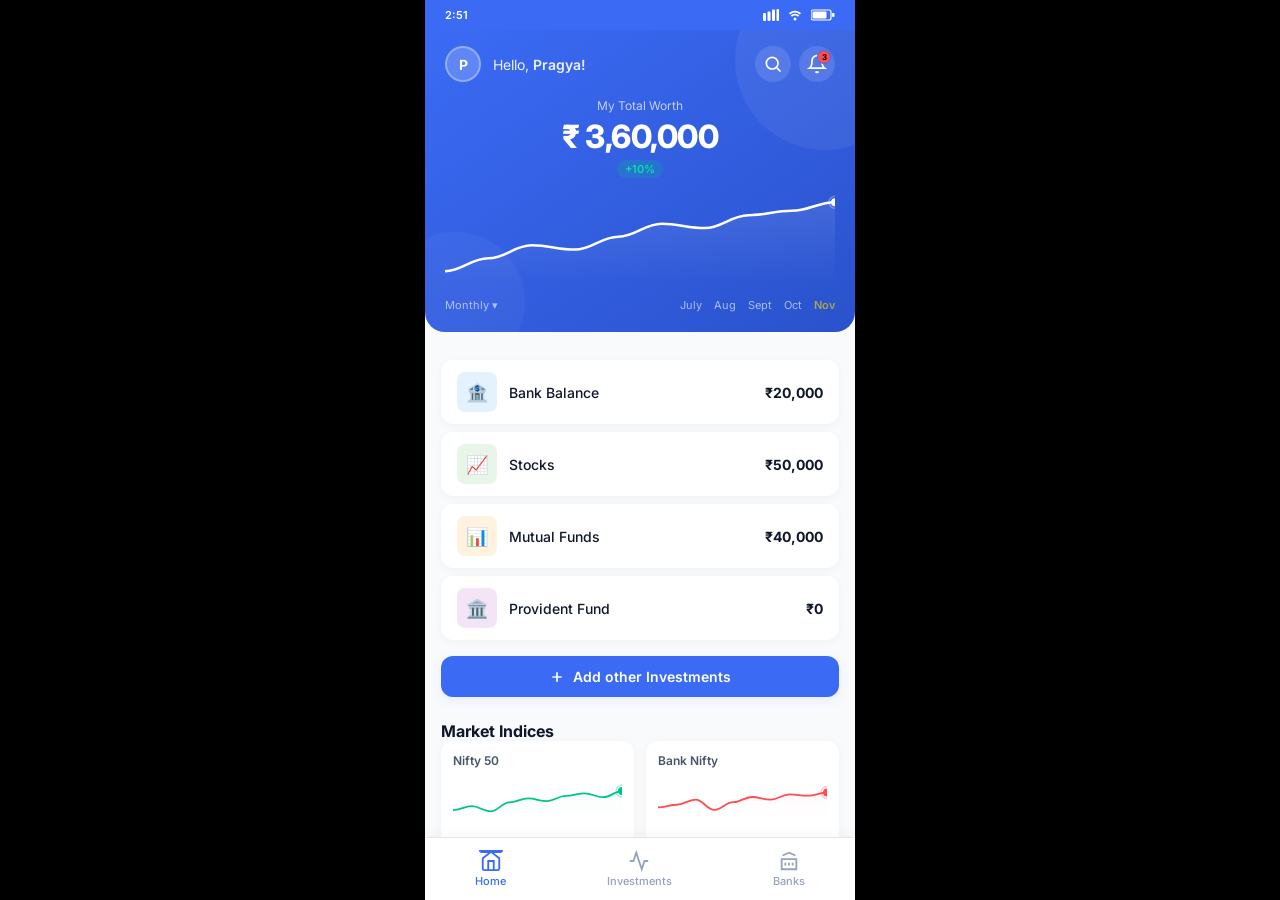
<file: public/investease/index.html>
<!DOCTYPE html>
<html lang="en">
<head>
  <meta charset="UTF-8" />
  <meta name="viewport" content="width=device-width, initial-scale=1.0, maximum-scale=1.0, user-scalable=no" />
  <title>InvestEase — Manage Accounts & Investments</title>
  <meta name="description" content="InvestEase consolidates your bank accounts, investments, and financial goals into one beautiful dashboard. Track your net worth, monitor markets, and grow your wealth." />
  <link rel="preconnect" href="https://fonts.googleapis.com" />
  <link rel="preconnect" href="https://fonts.gstatic.com" crossorigin />
  <link href="https://fonts.googleapis.com/css2?family=Inter:wght@400;500;600;700;800&display=swap" rel="stylesheet" />
  <link rel="stylesheet" href="css/variables.css" />
  <link rel="stylesheet" href="css/styles.css" />
  <link rel="stylesheet" href="css/home.css" />
  <link rel="stylesheet" href="css/investments.css" />
  <link rel="stylesheet" href="css/banks.css" />
  <link rel="icon" href="data:image/svg+xml,<svg xmlns='http://www.w3.org/2000/svg' viewBox='0 0 32 32'><text y='28' font-size='28'>💰</text></svg>" />
</head>
<body>
  <div class="app-container">
    <!-- Status Bar -->
    <div class="status-bar">
      <span class="status-time" id="status-time">9:41</span>
      <div class="status-icons">
        <svg width="16" height="12" viewBox="0 0 16 12" fill="none"><rect x="0" y="4" width="3" height="8" rx="1" fill="white"/><rect x="4.5" y="2.5" width="3" height="9.5" rx="1" fill="white"/><rect x="9" y="0.5" width="3" height="11.5" rx="1" fill="white"/><rect x="13.5" y="0" width="2.5" height="12" rx="1" fill="white"/></svg>
        <svg width="16" height="12" viewBox="0 0 16 12" fill="none"><path d="M8 3.5C9.9 3.5 11.6 4.3 12.8 5.5L14 4.3C12.5 2.8 10.4 1.8 8 1.8C5.6 1.8 3.5 2.8 2 4.3L3.2 5.5C4.4 4.3 6.1 3.5 8 3.5Z" fill="white"/><path d="M8 6.5C9.2 6.5 10.3 7 11 7.8L12.2 6.6C11.2 5.5 9.7 4.8 8 4.8C6.3 4.8 4.8 5.5 3.8 6.6L5 7.8C5.7 7 6.8 6.5 8 6.5Z" fill="white"/><circle cx="8" cy="10" r="1.5" fill="white"/></svg>
        <svg width="24" height="12" viewBox="0 0 24 12" fill="none"><rect x="0" y="1" width="20" height="10" rx="2" stroke="white" stroke-width="1.2"/><rect x="1.5" y="2.5" width="14" height="7" rx="1" fill="white"/><rect x="21" y="4" width="2.5" height="4" rx="1" fill="white"/></svg>
      </div>
    </div>

    <!-- ===== HOME SCREEN ===== -->
    <div class="screen active" id="screen-home">
      <div class="header-gradient">
        <div class="header-top">
          <div class="user-info">
            <div class="avatar" id="user-avatar">P</div>
            <span class="greeting">Hello, <strong>Pragya!</strong></span>
          </div>
          <div class="header-icons">
            <button class="icon-btn" aria-label="Search">
              <svg width="20" height="20" viewBox="0 0 24 24" fill="none" stroke="white" stroke-width="2"><circle cx="11" cy="11" r="7"/><path d="M21 21l-4.35-4.35"/></svg>
            </button>
            <button class="icon-btn" aria-label="Notifications">
              <svg width="20" height="20" viewBox="0 0 24 24" fill="none" stroke="white" stroke-width="2"><path d="M18 8A6 6 0 006 8c0 7-3 9-3 9h18s-3-2-3-9"/><path d="M13.73 21a2 2 0 01-3.46 0"/></svg>
              <span class="notif-badge">3</span>
            </button>
          </div>
        </div>
        <div class="net-worth-section">
          <p class="net-worth-label">My Total Worth</p>
          <h1 class="net-worth-value">₹ <span id="net-worth-amount">3,60,000</span></h1>
          <span class="net-worth-change positive">+10%</span>
        </div>
        <canvas id="net-worth-chart" width="380" height="100"></canvas>
        <div class="chart-timeline">
          <span>Monthly ▾</span>
          <div class="timeline-months">
            <span>July</span>
            <span>Aug</span>
            <span>Sept</span>
            <span>Oct</span>
            <span class="active-month">Nov</span>
          </div>
        </div>
      </div>

      <div class="screen-content">
        <!-- Asset Rows -->
        <div class="asset-list" id="asset-list">
          <!-- Populated by JS -->
        </div>

        <button class="btn-primary btn-add-investments" id="btn-add-investments">
          <svg width="16" height="16" viewBox="0 0 24 24" fill="none" stroke="currentColor" stroke-width="2.5"><path d="M12 5v14M5 12h14"/></svg>
          Add other Investments
        </button>

        <!-- Market Indices -->
        <div class="section-block">
          <h2 class="section-title">Market Indices</h2>
          <div class="indices-grid">
            <div class="index-card" id="nifty-card">
              <h3>Nifty 50</h3>
              <canvas id="nifty-chart" width="140" height="50"></canvas>
              <div class="index-value">
                <span class="value">19,676</span>
                <span class="change positive">+109.6 (12.67%)</span>
              </div>
            </div>
            <div class="index-card" id="banknifty-card">
              <h3>Bank Nifty</h3>
              <canvas id="banknifty-chart" width="140" height="50"></canvas>
              <div class="index-value">
                <span class="value">12,376</span>
                <span class="change positive">+96.5 (2.5%)</span>
              </div>
            </div>
          </div>
        </div>

        <!-- Trending Stocks -->
        <div class="section-block">
          <div class="section-header">
            <h2 class="section-title">Trending Stocks</h2>
            <button class="view-more-btn">View More</button>
          </div>
          <div class="trending-tabs">
            <button class="tab-btn active" data-tab="most-invested">Most Invested</button>
            <button class="tab-btn" data-tab="high-dividend">High Dividend</button>
          </div>
          <div class="trending-list" id="trending-list">
            <!-- Populated by JS -->
          </div>
        </div>

        <!-- What if you invested -->
        <div class="section-block">
          <h2 class="section-title">What if you invested</h2>
          <div class="whatif-cards" id="whatif-cards">
            <!-- Populated by JS -->
          </div>
        </div>

        <!-- Learn with InvestEase -->
        <div class="section-block">
          <h2 class="section-title">Learn with InvestEase</h2>
          <div class="learn-cards" id="learn-cards">
            <!-- Populated by JS -->
          </div>
        </div>

        <!-- Recommendations -->
        <div class="section-block">
          <h2 class="section-title">Recommendations</h2>
          <div class="recommendation-list" id="recommendation-list">
            <!-- Populated by JS -->
          </div>
        </div>
      </div>
    </div>

    <!-- ===== INVESTMENTS SCREEN ===== -->
    <div class="screen" id="screen-investments">
      <div class="header-gradient">
        <div class="header-top">
          <div class="user-info">
            <div class="avatar">P</div>
            <span class="greeting">Hello, <strong>Pragya!</strong></span>
          </div>
          <div class="header-icons">
            <button class="icon-btn" aria-label="Search">
              <svg width="20" height="20" viewBox="0 0 24 24" fill="none" stroke="white" stroke-width="2"><circle cx="11" cy="11" r="7"/><path d="M21 21l-4.35-4.35"/></svg>
            </button>
            <button class="icon-btn" aria-label="Notifications">
              <svg width="20" height="20" viewBox="0 0 24 24" fill="none" stroke="white" stroke-width="2"><path d="M18 8A6 6 0 006 8c0 7-3 9-3 9h18s-3-2-3-9"/><path d="M13.73 21a2 2 0 01-3.46 0"/></svg>
            </button>
          </div>
        </div>
        <div class="net-worth-section">
          <p class="net-worth-label">My Total Investment</p>
          <h1 class="net-worth-value">₹ <span>3,40,000</span></h1>
          <span class="net-worth-change positive">+12%</span>
        </div>
        <canvas id="investment-chart" width="380" height="100"></canvas>
        <div class="chart-timeline">
          <span>Monthly ▾</span>
          <div class="timeline-months">
            <span>July</span>
            <span>Aug</span>
            <span>Sept</span>
            <span>Oct</span>
            <span class="active-month">Nov</span>
          </div>
        </div>
      </div>

      <div class="screen-content">
        <!-- Investment Filter Tabs -->
        <div class="investment-filter-tabs">
          <button class="filter-tab active" data-filter="stocks">Stocks Portfolio</button>
          <button class="filter-tab" data-filter="mutual-funds">Mutual Funds</button>
          <button class="filter-tab" data-filter="other">Other</button>
        </div>

        <!-- Holdings List -->
        <div class="holdings-section" id="holdings-stocks">
          <div class="holdings-list" id="stocks-list"></div>
        </div>
        <div class="holdings-section hidden" id="holdings-mutual-funds">
          <div class="holdings-list" id="mf-list"></div>
        </div>
        <div class="holdings-section hidden" id="holdings-other">
          <div class="empty-state">
            <svg width="48" height="48" viewBox="0 0 24 24" fill="none" stroke="#B0BEC5" stroke-width="1.5"><circle cx="12" cy="12" r="10"/><path d="M8 15h8M9 9h.01M15 9h.01"/></svg>
            <p>No other investments added yet</p>
            <button class="btn-primary btn-small">Add Investment</button>
          </div>
        </div>

        <!-- Top Recommended -->
        <div class="section-block">
          <div class="section-header">
            <h2 class="section-title">Top Recommended</h2>
            <button class="view-more-btn">View All</button>
          </div>
          <div class="recommended-list" id="recommended-list"></div>
        </div>

        <!-- Top Collection -->
        <div class="section-block">
          <h2 class="section-title">Top Collection</h2>
          <div class="collections-grid" id="collections-grid"></div>
        </div>

        <!-- Browse by Category -->
        <div class="section-block">
          <h2 class="section-title">Browse by Category</h2>
          <div class="category-grid" id="category-grid"></div>
        </div>
      </div>
    </div>

    <!-- ===== BANKS SCREEN ===== -->
    <div class="screen" id="screen-banks">
      <div class="header-gradient header-gradient-banks">
        <div class="header-top">
          <div class="user-info">
            <div class="avatar">P</div>
            <span class="greeting">Hello, <strong>Pragya!</strong></span>
          </div>
          <div class="header-icons">
            <button class="icon-btn" aria-label="Search">
              <svg width="20" height="20" viewBox="0 0 24 24" fill="none" stroke="white" stroke-width="2"><circle cx="11" cy="11" r="7"/><path d="M21 21l-4.35-4.35"/></svg>
            </button>
            <button class="icon-btn" aria-label="Notifications">
              <svg width="20" height="20" viewBox="0 0 24 24" fill="none" stroke="white" stroke-width="2"><path d="M18 8A6 6 0 006 8c0 7-3 9-3 9h18s-3-2-3-9"/><path d="M13.73 21a2 2 0 01-3.46 0"/></svg>
            </button>
          </div>
        </div>
        <div class="net-worth-section">
          <p class="net-worth-label">My Total Balance</p>
          <h1 class="net-worth-value">₹ <span>20,000</span></h1>
        </div>
      </div>

      <div class="screen-content">
        <h2 class="section-title" style="margin-top:8px;">Bank Accounts</h2>
        <div class="bank-accounts-list" id="bank-accounts-list"></div>

        <button class="btn-outline btn-add-bank" id="btn-add-bank">
          <svg width="16" height="16" viewBox="0 0 24 24" fill="none" stroke="currentColor" stroke-width="2.5"><path d="M12 5v14M5 12h14"/></svg>
          Add Another Bank Account...
        </button>

        <!-- Bank Detail Modal -->
        <div class="bank-detail-modal" id="bank-detail-modal">
          <div class="modal-backdrop" id="modal-backdrop"></div>
          <div class="modal-content" id="modal-content">
            <div class="modal-header">
              <button class="modal-back" id="modal-back">
                <svg width="20" height="20" viewBox="0 0 24 24" fill="none" stroke="currentColor" stroke-width="2"><path d="M19 12H5M12 19l-7-7 7-7"/></svg>
              </button>
              <h2>Bank Details</h2>
              <div style="width:20px;"></div>
            </div>
            <div class="modal-body" id="modal-body">
              <!-- Populated by JS -->
            </div>
          </div>
        </div>
      </div>
    </div>

    <!-- Bottom Navigation -->
    <nav class="bottom-nav" id="bottom-nav">
      <button class="nav-item active" data-screen="home" id="nav-home">
        <svg width="22" height="22" viewBox="0 0 24 24" fill="none" stroke="currentColor" stroke-width="2"><path d="M3 9l9-7 9 7v11a2 2 0 01-2 2H5a2 2 0 01-2-2z"/><polyline points="9 22 9 12 15 12 15 22"/></svg>
        <span>Home</span>
      </button>
      <button class="nav-item" data-screen="investments" id="nav-investments">
        <svg width="22" height="22" viewBox="0 0 24 24" fill="none" stroke="currentColor" stroke-width="2"><polyline points="22 12 18 12 15 21 9 3 6 12 2 12"/></svg>
        <span>Investments</span>
      </button>
      <button class="nav-item" data-screen="banks" id="nav-banks">
        <svg width="22" height="22" viewBox="0 0 24 24" fill="none" stroke="currentColor" stroke-width="2"><path d="M3 21h18M3 10h18M5 6l7-3 7 3M4 10v11M20 10v11M8 14v3M12 14v3M16 14v3"/></svg>
        <span>Banks</span>
      </button>
    </nav>
  </div>

  <script src="js/data.js"></script>
  <script src="js/charts.js"></script>
  <script src="js/home.js"></script>
  <script src="js/investments.js"></script>
  <script src="js/banks.js"></script>
  <script src="js/app.js"></script>
</body>
</html>
</file>
<file: public/iitdelhi-lms/styles.css>
/* ===========================
   LMS Design System Presentation
   Premium Futuristic Theme
   =========================== */

/* --- CSS Custom Properties --- */
:root {
    --bg-primary: #020714;
    --bg-secondary: #061530;
    --bg-card: rgba(6, 21, 48, 0.6);
    --bg-card-hover: rgba(10, 32, 72, 0.8);
    --glass: rgba(255, 255, 255, 0.04);
    --glass-border: rgba(255, 255, 255, 0.08);
    --glass-strong: rgba(255, 255, 255, 0.07);

    --text-primary: #f0f0f8;
    --text-secondary: rgba(240, 240, 248, 0.7);
    --text-muted: rgba(240, 240, 248, 0.45);

    --accent-primary: #38bdf8;
    --accent-secondary: #7dd3fc;
    --accent-blue: #3B82F6;
    --accent-cyan: #22d3ee;
    --accent-gradient: linear-gradient(135deg, #38bdf8 0%, #3B82F6 50%, #22d3ee 100%);
    --accent-gradient-text: linear-gradient(135deg, #7dd3fc, #38bdf8, #3B82F6);

    --font-display: 'Space Grotesk', sans-serif;
    --font-body: 'Inter', sans-serif;

    --radius-sm: 8px;
    --radius-md: 12px;
    --radius-lg: 20px;
    --radius-xl: 28px;

    --transition-fast: 0.2s cubic-bezier(0.4, 0, 0.2, 1);
    --transition-smooth: 0.5s cubic-bezier(0.4, 0, 0.2, 1);
    --transition-spring: 0.6s cubic-bezier(0.34, 1.56, 0.64, 1);
}

/* --- Reset & Base --- */
*, *::before, *::after {
    margin: 0;
    padding: 0;
    box-sizing: border-box;
}

html {
    font-size: 16px;
    scroll-behavior: smooth;
    overflow-x: hidden;
}

body {
    font-family: var(--font-body);
    background-color: var(--bg-primary);
    background-image: 
        linear-gradient(35deg, transparent 30%, rgba(12, 34, 79, 0.6) 40%, transparent 55%),
        linear-gradient(-25deg, transparent 40%, rgba(18, 48, 107, 0.4) 50%, transparent 65%),
        linear-gradient(15deg, transparent 65%, rgba(12, 34, 79, 0.5) 70%, transparent 85%),
        linear-gradient(-15deg, transparent 20%, rgba(0, 0, 0, 0.6) 30%, transparent 45%),
        radial-gradient(ellipse at 80% 20%, rgba(12, 34, 79, 0.4) 0%, transparent 60%),
        radial-gradient(ellipse at 20% 80%, rgba(6, 21, 48, 0.6) 0%, transparent 60%),
        url("data:image/svg+xml,%3Csvg viewBox='0 0 200 200' xmlns='http://www.w3.org/2000/svg'%3E%3Cfilter id='noiseFilter'%3E%3CfeTurbulence type='fractalNoise' baseFrequency='0.8' numOctaves='3' stitchTiles='stitch'/%3E%3C/filter%3E%3Crect width='100%25' height='100%25' filter='url(%23noiseFilter)' opacity='0.06'/%3E%3C/svg%3E");
    background-attachment: fixed;
    background-size: 150% 150%, 150% 150%, 150% 150%, 150% 150%, 100% 100%, 100% 100%, 200px 200px;
    background-position: center;
    color: var(--text-primary);
    min-height: 100vh;
    overflow-x: hidden;
    -webkit-font-smoothing: antialiased;
    -moz-osx-font-smoothing: grayscale;
}

img {
    max-width: 100%;
    height: auto;
    display: block;
}

/* --- Ambient Background --- */
.ambient-bg {
    position: fixed;
    inset: 0;
    z-index: 0;
    overflow: hidden;
    pointer-events: none;
}

.orb {
    position: absolute;
    border-radius: 50%;
    filter: blur(120px);
    opacity: 0.35;
}

.orb-1 {
    width: 600px;
    height: 600px;
    background: radial-gradient(circle, #38bdf8 0%, transparent 70%);
    top: -200px;
    right: -100px;
    animation: orbFloat1 20s ease-in-out infinite;
}

.orb-2 {
    width: 500px;
    height: 500px;
    background: radial-gradient(circle, #3B82F6 0%, transparent 70%);
    bottom: -200px;
    left: -100px;
    animation: orbFloat2 25s ease-in-out infinite;
}

.orb-3 {
    width: 400px;
    height: 400px;
    background: radial-gradient(circle, #7dd3fc 0%, transparent 70%);
    top: 50%;
    left: 50%;
    transform: translate(-50%, -50%);
    animation: orbFloat3 18s ease-in-out infinite;
}

.grid-overlay {
    position: absolute;
    inset: 0;
    background-image:
        linear-gradient(rgba(255,255,255,0.02) 1px, transparent 1px),
        linear-gradient(90deg, rgba(255,255,255,0.02) 1px, transparent 1px);
    background-size: 60px 60px;
    mask-image: radial-gradient(ellipse 80% 60% at 50% 50%, black 20%, transparent 70%);
}

@keyframes orbFloat1 {
    0%, 100% { transform: translate(0, 0) scale(1); }
    33% { transform: translate(-50px, 60px) scale(1.1); }
    66% { transform: translate(30px, -40px) scale(0.95); }
}

@keyframes orbFloat2 {
    0%, 100% { transform: translate(0, 0) scale(1); }
    33% { transform: translate(60px, -50px) scale(1.05); }
    66% { transform: translate(-40px, 30px) scale(1.1); }
}

@keyframes orbFloat3 {
    0%, 100% { transform: translate(-50%, -50%) scale(0.8); opacity: 0.2; }
    50% { transform: translate(-50%, -50%) scale(1.2); opacity: 0.4; }
}

/* --- Navigation --- */
.nav {
    position: fixed;
    top: 0;
    left: 0;
    right: 0;
    height: 64px;
    display: flex;
    align-items: center;
    justify-content: space-between;
    padding: 0 60px 0 100px; /* Further increased left padding for premium feel */
    z-index: 100;
    background: rgba(0, 11, 24, 0.8);
    backdrop-filter: blur(20px);
    border-bottom: 1px solid var(--glass-border);
}

.nav-brand {
    display: flex;
    align-items: center;
    gap: 16px; /* Slightly more gap between logo and text */
    font-family: var(--font-display);
    font-weight: 600;
    font-size: 0.95rem;
    color: var(--text-secondary);
}

.nav-logo {
    display: flex;
    align-items: center;
}

.nav-dots {
    display: flex;
    gap: 8px;
    align-items: center;
}

.nav-dot {
    width: 8px;
    height: 8px;
    border-radius: 50%;
    background: rgba(255,255,255,0.15);
    cursor: pointer;
    transition: var(--transition-fast);
    border: none;
    padding: 0;
}

.nav-dot:hover {
    background: rgba(255,255,255,0.35);
    transform: scale(1.3);
}

.nav-dot.active {
    background: var(--accent-primary);
    border-radius: 4px;
    transform: scaleX(3);
    box-shadow: 0 0 12px rgba(56, 189, 248, 0.5);
}

.nav-counter {
    font-family: var(--font-display);
    font-weight: 500;
    font-size: 0.9rem;
    color: var(--text-muted);
    display: flex;
    align-items: center;
    gap: 4px;
}

#currentSlide {
    color: var(--text-primary);
    font-weight: 700;
    font-size: 1.1rem;
}

.nav-separator {
    opacity: 0.3;
}

/* --- Progress Bar --- */
.progress-bar {
    position: fixed;
    bottom: 0;
    left: 0;
    right: 0;
    height: 4px; /* Premium line thickness */
    background: rgba(255,255,255,0.05);
    z-index: 100;
}

.progress-fill {
    height: 100%;
    background: var(--accent-gradient);
    transition: width 0.5s cubic-bezier(0.4, 0, 0.2, 1);
    width: 0%;
    box-shadow: 0 0 20px rgba(56, 189, 248, 0.4);
}

/* --- Presentation Container --- */
.presentation {
    position: relative;
    width: 100%;
}

/* --- Slide Base --- */
.slide {
    position: relative;
    width: 100%;
    min-height: 100vh;
    display: flex;
    align-items: flex-start;
    justify-content: center;
    padding: 120px 60px 80px; /* adjusted padding for vertical scroll */
    z-index: 1;
}



.slide-content {
    width: 100%;
    max-width: 1280px;
    margin: 0 auto;
}

/* --- Slide Header --- */
.slide-header {
    margin-bottom: 28px;
    position: relative;
}

.slide-number {
    font-family: var(--font-display);
    font-size: 0.75rem;
    font-weight: 600;
    color: var(--accent-primary);
    letter-spacing: 2px;
    text-transform: uppercase;
    display: block;
    margin-bottom: 12px;
    opacity: 0.7;
}

.slide-title {
    font-family: var(--font-display);
    font-size: clamp(2rem, 4vw, 3.2rem);
    font-weight: 700;
    line-height: 1.15;
    letter-spacing: -0.02em;
}

.gradient-text {
    background: var(--accent-gradient-text);
    -webkit-background-clip: text;
    -webkit-text-fill-color: transparent;
    background-clip: text;
}

/* --- Animation Classes --- */
.animate-in {
    opacity: 0;
    transform: translateY(30px);
}

.animate-in.visible {
    animation: fadeInUp 0.7s ease forwards;
}

.animate-in.visible[data-delay="0"] { animation-delay: 0s; }
.animate-in.visible[data-delay="1"] { animation-delay: 0.15s; }
.animate-in.visible[data-delay="2"] { animation-delay: 0.3s; }
.animate-in.visible[data-delay="3"] { animation-delay: 0.45s; }
.animate-in.visible[data-delay="4"] { animation-delay: 0.6s; }

@keyframes fadeInUp {
    from {
        opacity: 0;
        transform: translateY(30px);
    }
    to {
        opacity: 1;
        transform: translateY(0);
    }
}

/* ===========================
   SLIDE 1: COVER
   =========================== */
/* Cover and closing slides should be centered */
.slide-cover,
.slide-closing {
    align-items: center;
}

.cover-layout {
    display: grid;
    grid-template-columns: 1.2fr 1fr;
    gap: 48px;
    align-items: center;
    min-height: calc(100vh - 140px);
}

.cover-badge {
    display: inline-flex;
    align-items: center;
    gap: 8px;
    padding: 8px 18px;
    background: var(--glass);
    border: 1px solid var(--glass-border);
    border-radius: 100px;
    font-size: 0.8rem;
    font-weight: 500;
    color: var(--text-secondary);
    letter-spacing: 0.5px;
    margin-bottom: 24px;
}

.badge-dot {
    width: 6px;
    height: 6px;
    background: #22c55e;
    border-radius: 50%;
    animation: pulse 2s ease-in-out infinite;
}

@keyframes pulse {
    0%, 100% { opacity: 1; box-shadow: 0 0 0 0 rgba(34,197,94,0.4); }
    50% { opacity: 0.8; box-shadow: 0 0 0 6px rgba(34,197,94,0); }
}

.cover-title {
    font-family: var(--font-display);
    font-size: clamp(3rem, 6vw, 5.5rem);
    font-weight: 800;
    line-height: 1.05;
    letter-spacing: -0.03em;
    margin-bottom: 20px;
}

.title-line {
    display: block;
}

.cover-subtitle {
    font-size: 1.15rem;
    color: var(--text-secondary);
    line-height: 1.6;
    max-width: 500px;
    margin-bottom: 40px;
}

.cover-meta {
    display: flex;
    gap: 24px;
    align-items: center;
    flex-wrap: wrap;
}

.meta-item {
    display: flex;
    flex-direction: column;
    gap: 4px;
}

.meta-label {
    font-size: 0.7rem;
    color: var(--text-muted);
    text-transform: uppercase;
    letter-spacing: 1.5px;
    font-weight: 500;
}

.meta-value {
    font-family: var(--font-display);
    font-size: 0.9rem;
    font-weight: 600;
    color: var(--text-primary);
}

.meta-divider {
    width: 1px;
    height: 36px;
    background: var(--glass-border);
}

/* Cover Visual */
.cover-visual {
    display: flex;
    align-items: center;
    justify-content: center;
    position: relative;
}

.floating-cards {
    position: relative;
    width: 400px;
    height: 400px;
}

.float-card {
    position: absolute;
    background: var(--glass-strong);
    backdrop-filter: blur(20px);
    border: 1px solid var(--glass-border);
    border-radius: var(--radius-lg);
    padding: 28px 36px;
    display: flex;
    flex-direction: column;
    align-items: center;
    gap: 10px;
    transition: var(--transition-spring);
    cursor: default;
}

.float-card:hover {
    transform: translateY(-8px) scale(1.05);
    border-color: rgba(56, 189, 248, 0.3);
    box-shadow: 0 20px 60px rgba(56, 189, 248, 0.15);
}

.card-icon {
    font-size: 2.4rem;
}

.card-label {
    font-family: var(--font-display);
    font-size: 0.85rem;
    font-weight: 600;
    color: var(--text-secondary);
}

.card-1 {
    top: 20px;
    left: 50%;
    transform: translateX(-50%);
    animation: cardFloat1 6s ease-in-out infinite;
}

.card-2 {
    bottom: 40px;
    left: 20px;
    animation: cardFloat2 7s ease-in-out infinite;
}

.card-3 {
    bottom: 40px;
    right: 20px;
    animation: cardFloat3 5s ease-in-out infinite;
}

@keyframes cardFloat1 {
    0%, 100% { transform: translateX(-50%) translateY(0); }
    50% { transform: translateX(-50%) translateY(-15px); }
}
@keyframes cardFloat2 {
    0%, 100% { transform: translateY(0) rotate(-2deg); }
    50% { transform: translateY(-10px) rotate(0deg); }
}
@keyframes cardFloat3 {
    0%, 100% { transform: translateY(0) rotate(2deg); }
    50% { transform: translateY(-12px) rotate(0deg); }
}

.float-ring {
    position: absolute;
    border-radius: 50%;
    border: 1px solid rgba(56, 189, 248, 0.15);
}

.ring-1 {
    width: 320px;
    height: 320px;
    top: 50%;
    left: 50%;
    transform: translate(-50%, -50%);
    animation: ringPulse 4s ease-in-out infinite;
}

.ring-2 {
    width: 380px;
    height: 380px;
    top: 50%;
    left: 50%;
    transform: translate(-50%, -50%);
    animation: ringPulse 4s ease-in-out infinite 1s;
}

@keyframes ringPulse {
    0%, 100% { opacity: 0.3; transform: translate(-50%, -50%) scale(1); }
    50% { opacity: 0.1; transform: translate(-50%, -50%) scale(1.05); }
}

.scroll-hint {
    position: absolute;
    bottom: 40px;
    left: 50%;
    transform: translateX(-50%);
    display: flex;
    flex-direction: column;
    align-items: center;
    gap: 8px;
    font-size: 0.75rem;
    color: var(--text-muted);
    letter-spacing: 1px;
}

.scroll-arrow {
    animation: bobDown 2s ease-in-out infinite;
}

@keyframes bobDown {
    0%, 100% { transform: translateY(0); }
    50% { transform: translateY(8px); }
}

/* ===========================
   SLIDE 2: PROBLEM STATEMENT
   =========================== */
.problem-grid {
    display: grid;
    grid-template-columns: repeat(2, 1fr);
    gap: 24px;
}

.problem-card {
    background: var(--glass);
    border: 1px solid var(--glass-border);
    border-radius: var(--radius-lg);
    padding: 36px;
    transition: var(--transition-smooth);
    position: relative;
    overflow: hidden;
}

.problem-card::before {
    content: '';
    position: absolute;
    top: 0;
    left: 0;
    right: 0;
    height: 2px;
    background: var(--accent-gradient);
    opacity: 0;
    transition: var(--transition-smooth);
}

.problem-card:hover {
    background: var(--bg-card-hover);
    border-color: rgba(56, 189, 248, 0.2);
    transform: translateY(-4px);
    box-shadow: 0 16px 48px rgba(0,0,0,0.3);
}

.problem-card:hover::before {
    opacity: 1;
}

.problem-icon {
    width: 56px;
    height: 56px;
    border-radius: var(--radius-md);
    background: rgba(56, 189, 248, 0.1);
    display: flex;
    align-items: center;
    justify-content: center;
    margin-bottom: 20px;
    color: var(--accent-primary);
}

.problem-card h3 {
    font-family: var(--font-display);
    font-size: 1.2rem;
    font-weight: 600;
    margin-bottom: 10px;
    color: var(--text-primary);
}

.problem-card p {
    font-size: 0.9rem;
    color: var(--text-secondary);
    line-height: 1.6;
}

/* ===========================
   SLIDE 3: PROJECT OVERVIEW
   =========================== */
.overview-layout {
    display: grid;
    grid-template-columns: 1fr 1.1fr;
    gap: 40px;
    align-items: center;
}

.overview-about, .overview-scope {
    margin-bottom: 28px;
}

.overview-about h3, .overview-scope h3 {
    font-family: var(--font-display);
    font-size: 1.1rem;
    font-weight: 600;
    margin-bottom: 10px;
    color: var(--text-primary);
}

.overview-about p, .overview-scope p {
    font-size: 0.9rem;
    color: var(--text-secondary);
    line-height: 1.7;
}

.overview-stats {
    display: flex;
    gap: 32px;
    padding-top: 24px;
    border-top: 1px solid var(--glass-border);
}

.stat-item {
    display: flex;
    flex-direction: column;
    gap: 4px;
}

.stat-number {
    font-family: var(--font-display);
    font-size: 2.4rem;
    font-weight: 800;
    background: var(--accent-gradient-text);
    -webkit-background-clip: text;
    -webkit-text-fill-color: transparent;
    background-clip: text;
}

.stat-label {
    font-size: 0.75rem;
    color: var(--text-muted);
    text-transform: uppercase;
    letter-spacing: 1px;
    font-weight: 500;
}

.device-mockup {
    border-radius: var(--radius-xl);
    overflow: hidden;
    box-shadow: 0 30px 80px rgba(0,0,0,0.4);
    border: 1px solid var(--glass-border);
}

.device-mockup img {
    width: 100%;
    height: auto;
}

/* ===========================
   SLIDE 4: DESIGN APPROACH
   =========================== */
.approach-layout {
    display: grid;
    grid-template-columns: 1.2fr 1fr;
    gap: 40px;
    align-items: center;
}

.approach-visual {
    border-radius: var(--radius-xl);
    overflow: hidden;
    box-shadow: 0 20px 60px rgba(0,0,0,0.3);
    border: 1px solid var(--glass-border);
}

.approach-visual img {
    width: 100%;
    height: auto;
}

.approach-steps {
    display: flex;
    flex-direction: column;
    gap: 16px;
}

.step-item {
    display: flex;
    gap: 16px;
    align-items: flex-start;
    padding: 14px 16px;
    border-radius: var(--radius-md);
    transition: var(--transition-smooth);
}

.step-item:hover {
    background: var(--glass);
}

.step-num {
    font-family: var(--font-display);
    font-size: 0.8rem;
    font-weight: 700;
    color: var(--accent-primary);
    background: rgba(56, 189, 248, 0.1);
    width: 36px;
    height: 36px;
    border-radius: var(--radius-sm);
    display: flex;
    align-items: center;
    justify-content: center;
    flex-shrink: 0;
}

.step-content h4 {
    font-family: var(--font-display);
    font-size: 1rem;
    font-weight: 600;
    margin-bottom: 6px;
    color: var(--text-primary);
}

.step-content p {
    font-size: 0.85rem;
    color: var(--text-secondary);
    line-height: 1.6;
}

/* ===========================
   SLIDE 5: DESIGN SYSTEM
   =========================== */
.design-system-layout {
    display: grid;
    grid-template-columns: 1.3fr 1fr;
    gap: 40px;
    align-items: center;
}

.ds-visual {
    border-radius: var(--radius-xl);
    overflow: hidden;
    box-shadow: 0 20px 60px rgba(0,0,0,0.3);
    border: 1px solid var(--glass-border);
    background: rgba(255,255,255,0.02);
}

.ds-visual img {
    width: 100%;
    height: auto;
}

.ds-details {
    display: flex;
    flex-direction: column;
    gap: 24px;
}

.ds-section h4 {
    font-family: var(--font-display);
    font-size: 0.8rem;
    font-weight: 600;
    text-transform: uppercase;
    letter-spacing: 1.5px;
    color: var(--accent-primary);
    margin-bottom: 14px;
}

.ds-tokens {
    display: flex;
    flex-direction: column;
    gap: 10px;
}

.token-row {
    display: flex;
    justify-content: space-between;
    padding: 10px 16px;
    background: var(--glass);
    border-radius: var(--radius-sm);
    border: 1px solid var(--glass-border);
}

.token-name {
    font-weight: 500;
    font-size: 0.85rem;
    color: var(--text-primary);
}

.token-value {
    font-size: 0.8rem;
    color: var(--text-secondary);
}

.color-swatches {
    display: flex;
    gap: 10px;
    flex-wrap: wrap;
}

/* .swatch styles consolidated in Design System section below */

.component-tags {
    display: flex;
    flex-wrap: wrap;
    gap: 8px;
}

.tag {
    padding: 6px 14px;
    background: var(--glass);
    border: 1px solid var(--glass-border);
    border-radius: 100px;
    font-size: 0.78rem;
    color: var(--text-secondary);
    font-weight: 500;
    transition: var(--transition-fast);
}

.tag:hover {
    background: rgba(56, 189, 248, 0.15);
    color: var(--accent-primary);
    border-color: rgba(56, 189, 248, 0.3);
}

/* ===========================
   SLIDES 6-8: INTERFACE SLIDES
   =========================== */
.interface-layout {
    display: grid;
    grid-template-columns: 1.2fr 1fr;
    gap: 40px;
    align-items: center;
}

.interface-layout.reverse {
    grid-template-columns: 1fr 1.3fr;
}

.mockup-frame {
    border-radius: var(--radius-xl);
    overflow: hidden;
    box-shadow:
        0 4px 24px rgba(0,0,0,0.2),
        0 20px 60px rgba(0,0,0,0.3),
        0 0 0 1px var(--glass-border);
    transition: var(--transition-smooth);
    position: relative;
}

.mockup-frame:hover {
    transform: scale(1.02);
    box-shadow:
        0 8px 32px rgba(0,0,0,0.3),
        0 30px 80px rgba(56, 189, 248, 0.15),
        0 0 0 1px rgba(56, 189, 248, 0.2);
}

.mockup-frame img {
    width: 100%;
    height: auto;
}

.interface-features {
    display: flex;
    flex-direction: column;
    gap: 14px;
}

.feature-item {
    display: flex;
    gap: 14px;
    align-items: flex-start;
    padding: 14px 16px;
    border-radius: var(--radius-md);
    background: var(--glass);
    border: 1px solid var(--glass-border);
    transition: var(--transition-smooth);
}

.feature-item:hover {
    background: var(--bg-card-hover);
    border-color: rgba(56, 189, 248, 0.2);
    transform: translateX(4px);
}

.feature-icon {
    font-size: 1.6rem;
    flex-shrink: 0;
    width: 44px;
    height: 44px;
    display: flex;
    align-items: center;
    justify-content: center;
    background: rgba(56, 189, 248, 0.08);
    border-radius: var(--radius-sm);
}

.feature-item h4 {
    font-family: var(--font-display);
    font-size: 0.95rem;
    font-weight: 600;
    margin-bottom: 4px;
    color: var(--text-primary);
}

.feature-item p {
    font-size: 0.82rem;
    color: var(--text-secondary);
    line-height: 1.5;
}

.figma-link {
    display: inline-flex;
    align-items: center;
    gap: 8px;
    padding: 10px 20px;
    background: var(--glass);
    border: 1px solid var(--glass-border);
    border-radius: 100px;
    color: var(--accent-primary);
    text-decoration: none;
    font-size: 0.82rem;
    font-weight: 500;
    margin-top: 8px;
    transition: var(--transition-fast);
    width: fit-content;
}

.figma-link:hover {
    background: rgba(56, 189, 248, 0.15);
    border-color: rgba(56, 189, 248, 0.3);
    transform: translateY(-2px);
}

/* ===========================
   SLIDE 9: UX HIGHLIGHTS
   =========================== */
.ux-layout {
    display: grid;
    grid-template-columns: 1.2fr 1fr;
    gap: 40px;
    align-items: center;
}

.ux-visual {
    border-radius: var(--radius-xl);
    overflow: hidden;
    box-shadow: 0 20px 60px rgba(0,0,0,0.3);
    border: 1px solid var(--glass-border);
}

.ux-visual img {
    width: 100%;
    height: auto;
}

.ux-highlights {
    display: flex;
    flex-direction: column;
    gap: 14px;
}

.ux-item {
    display: flex;
    gap: 14px;
    align-items: flex-start;
    padding: 12px;
    border-radius: var(--radius-md);
    transition: var(--transition-smooth);
}

.ux-item:hover {
    background: var(--glass);
}

.ux-icon-wrap {
    width: 44px;
    height: 44px;
    border-radius: var(--radius-sm);
    background: rgba(56, 189, 248, 0.1);
    display: flex;
    align-items: center;
    justify-content: center;
    flex-shrink: 0;
    color: var(--accent-primary);
}

.ux-item h4 {
    font-family: var(--font-display);
    font-size: 0.95rem;
    font-weight: 600;
    margin-bottom: 4px;
    color: var(--text-primary);
}

.ux-item p {
    font-size: 0.82rem;
    color: var(--text-secondary);
    line-height: 1.5;
}

/* ===========================
   SLIDE 10: IMPACT
   =========================== */
.impact-layout {
    display: grid;
    grid-template-columns: repeat(3, 1fr);
    gap: 32px;
}

.impact-card {
    background: var(--glass);
    border: 1px solid var(--glass-border);
    border-radius: var(--radius-xl);
    padding: 36px 28px;
    text-align: center;
    transition: var(--transition-smooth);
    position: relative;
    overflow: hidden;
}

.impact-card::after {
    content: '';
    position: absolute;
    bottom: 0;
    left: 0;
    right: 0;
    height: 3px;
    background: var(--accent-gradient);
    opacity: 0;
    transition: var(--transition-smooth);
}

.impact-card:hover {
    background: var(--bg-card-hover);
    transform: translateY(-8px);
    box-shadow: 0 20px 60px rgba(0,0,0,0.3);
}

.impact-card:hover::after {
    opacity: 1;
}

.impact-graphic {
    margin-bottom: 20px;
    display: flex;
    justify-content: center;
}

.impact-circle {
    width: 100px;
    height: 100px;
    position: relative;
    display: flex;
    align-items: center;
    justify-content: center;
}

.impact-circle svg {
    position: absolute;
    inset: 0;
    transform: rotate(-90deg);
}

.progress-ring {
    transition: stroke-dasharray 1.5s cubic-bezier(0.4, 0, 0.2, 1);
}

.impact-percent {
    font-family: var(--font-display);
    font-size: 1.6rem;
    font-weight: 800;
    background: var(--accent-gradient-text);
    -webkit-background-clip: text;
    -webkit-text-fill-color: transparent;
    background-clip: text;
}

.impact-card h3 {
    font-family: var(--font-display);
    font-size: 1.15rem;
    font-weight: 600;
    margin-bottom: 10px;
    color: var(--text-primary);
}

.impact-card p {
    font-size: 0.85rem;
    color: var(--text-secondary);
    line-height: 1.6;
}

/* ===========================
   SLIDE 11: KEY LEARNINGS
   =========================== */
.learnings-layout {
    display: grid;
    grid-template-columns: repeat(2, 1fr);
    gap: 24px;
}

.learning-card {
    background: var(--glass);
    border: 1px solid var(--glass-border);
    border-radius: var(--radius-lg);
    padding: 28px;
    position: relative;
    overflow: hidden;
    transition: var(--transition-smooth);
}

.learning-card:hover {
    background: var(--bg-card-hover);
    border-color: rgba(56, 189, 248, 0.2);
    transform: translateY(-4px);
}

.learning-number {
    font-family: var(--font-display);
    font-size: 2.2rem;
    font-weight: 800;
    background: var(--accent-gradient-text);
    -webkit-background-clip: text;
    -webkit-text-fill-color: transparent;
    background-clip: text;
    opacity: 0.3;
    line-height: 1;
    margin-bottom: 10px;
}

.learning-card h3 {
    font-family: var(--font-display);
    font-size: 1.1rem;
    font-weight: 600;
    margin-bottom: 10px;
    color: var(--text-primary);
}

.learning-card p {
    font-size: 0.85rem;
    color: var(--text-secondary);
    line-height: 1.7;
}

.learning-glow {
    position: absolute;
    width: 200px;
    height: 200px;
    border-radius: 50%;
    background: radial-gradient(circle, rgba(56, 189, 248, 0.08) 0%, transparent 70%);
    bottom: -60px;
    right: -60px;
    pointer-events: none;
}

/* ===========================
   SLIDE 12: CLOSING
   =========================== */
.slide-closing .slide-content {
    display: flex;
    align-items: center;
    justify-content: center;
    min-height: calc(100vh - 120px);
}

.closing-layout {
    display: grid;
    grid-template-columns: 1.2fr 1fr;
    gap: 80px;
    align-items: center;
    width: 100%;
}

.closing-title {
    font-family: var(--font-display);
    font-size: clamp(3rem, 6vw, 5rem);
    font-weight: 800;
    line-height: 1.1;
    letter-spacing: -0.03em;
    margin-bottom: 12px;
}

.closing-subtitle {
    font-size: 1.15rem;
    color: var(--text-secondary);
    margin-bottom: 40px;
}

.closing-designer {
    display: flex;
    align-items: center;
    gap: 16px;
    margin-bottom: 36px;
}

.designer-avatar {
    width: 56px;
    height: 56px;
    border-radius: 50%;
    background: var(--accent-gradient);
    display: flex;
    align-items: center;
    justify-content: center;
    font-family: var(--font-display);
    font-weight: 700;
    font-size: 1.1rem;
    color: white;
}

.designer-info {
    display: flex;
    flex-direction: column;
    gap: 2px;
}

.designer-name {
    font-family: var(--font-display);
    font-size: 1.1rem;
    font-weight: 600;
    color: var(--text-primary);
}

.designer-role {
    font-size: 0.85rem;
    color: var(--text-secondary);
}

.closing-links {
    display: flex;
    flex-direction: column;
    gap: 12px;
}

.closing-badge {
    display: inline-flex;
    align-items: center;
    gap: 10px;
    padding: 12px 20px;
    background: var(--glass);
    border: 1px solid var(--glass-border);
    border-radius: var(--radius-md);
    font-size: 0.85rem;
    color: var(--text-secondary);
    width: fit-content;
    transition: var(--transition-fast);
}

.closing-badge:hover {
    background: var(--bg-card-hover);
    border-color: rgba(56, 189, 248, 0.2);
}

.closing-badge svg {
    color: var(--accent-primary);
    flex-shrink: 0;
}

/* Closing Rings */
.closing-visual {
    display: flex;
    align-items: center;
    justify-content: center;
}

.closing-rings {
    position: relative;
    width: 320px;
    height: 320px;
    display: flex;
    align-items: center;
    justify-content: center;
}

.c-ring {
    position: absolute;
    border-radius: 50%;
    border: 1px solid rgba(56, 189, 248, 0.15);
}

.c-ring-1 {
    width: 200px;
    height: 200px;
    animation: cRingSpin1 12s linear infinite;
    border-style: dashed;
}

.c-ring-2 {
    width: 260px;
    height: 260px;
    animation: cRingSpin2 18s linear infinite;
}

.c-ring-3 {
    width: 320px;
    height: 320px;
    animation: cRingSpin1 25s linear infinite reverse;
    border-style: dashed;
    border-color: rgba(59, 130, 246, 0.1);
}

.c-ring-center {
    position: relative;
    z-index: 2;
    animation: centerPulse 3s ease-in-out infinite;
}

@keyframes cRingSpin1 {
    from { transform: rotate(0deg); }
    to { transform: rotate(360deg); }
}

@keyframes cRingSpin2 {
    from { transform: rotate(0deg); }
    to { transform: rotate(-360deg); }
}

@keyframes centerPulse {
    0%, 100% { transform: scale(1); }
    50% { transform: scale(1.08); }
}

/* ===========================
   RESPONSIVE
   =========================== */
@media (max-width: 1200px) {
    .slide {
        padding: 80px 40px 40px;
    }
}

@media (max-width: 968px) {
    .nav {
        padding: 0 24px;
    }

    .nav-dots {
        display: none;
    }

    .slide {
        padding: 80px 28px 32px;
    }

    .cover-layout {
        grid-template-columns: 1fr;
        gap: 40px;
        text-align: center;
    }

    .cover-title {
        font-size: clamp(2.5rem, 8vw, 4rem);
    }

    .cover-subtitle {
        margin: 0 auto 32px;
    }

    .cover-meta {
        justify-content: center;
    }

    .cover-visual {
        display: none;
    }

    .problem-grid {
        grid-template-columns: 1fr;
    }

    .overview-layout,
    .approach-layout,
    .design-system-layout,
    .interface-layout,
    .interface-layout.reverse,
    .ux-layout,
    .closing-layout {
        grid-template-columns: 1fr;
        gap: 32px;
    }

    .impact-layout {
        grid-template-columns: 1fr;
        gap: 24px;
    }

    .learnings-layout {
        grid-template-columns: 1fr;
    }

    .closing-visual {
        display: none;
    }
}

@media (max-width: 640px) {
    .slide {
        padding: 72px 20px 24px;
    }

    .slide-title {
        font-size: 1.8rem;
    }

    .cover-title {
        font-size: 2.4rem;
    }

    .overview-stats {
        flex-direction: column;
        gap: 16px;
    }

    .cover-meta {
        flex-direction: column;
        gap: 16px;
    }

    .meta-divider {
        display: none;
    }
}

/* --- Keyboard Focus Styles --- */
*:focus-visible {
    outline: 2px solid var(--accent-primary);
    outline-offset: 4px;
    border-radius: 4px;
}

/* =========================================
   CASE STUDY: GALLERIES, IA & FLOWS 
   ========================================= */

.slide-gallery {
    padding: 60px 0;
}

.gallery-grid {
    column-count: 3;
    column-gap: 24px;
    width: 100%;
    max-width: 1200px;
    margin: 0 auto;
}

@media (max-width: 1024px) {
    .gallery-grid {
        column-count: 2;
    }
}

@media (max-width: 768px) {
    .gallery-grid {
        column-count: 1;
    }
}

.mockup-item {
    border-radius: 12px;
    overflow: hidden;
    box-shadow: 0 10px 40px rgba(0,0,0,0.2);
    border: 1px solid rgba(255,255,255,0.08);
    background: rgba(0,0,0,0.3);
    display: flex;
    flex-direction: column;
    break-inside: avoid;
    margin-bottom: 24px;
}

.mockup-item img {
    width: 100%;
    height: auto;
    object-fit: cover;
    display: block;
    transition: transform 0.5s cubic-bezier(0.16, 1, 0.3, 1);
}

.mockup-image-wrapper {
    overflow: hidden;
}

.mockup-item:hover img {
    transform: scale(1.05);
}

.mockup-caption {
    padding: 16px;
    font-size: 13px;
    color: rgba(255,255,255,0.8);
    background: rgba(255,255,255,0.02);
    border-top: 1px solid rgba(255,255,255,0.05);
    font-weight: 500;
}

.ia-grid {
    display: grid;
    grid-template-columns: repeat(3, 1fr);
    gap: 32px;
    max-width: 1000px;
    margin: 0 auto;
}

.ia-column {
    display: flex;
    flex-direction: column;
    gap: 12px;
    flex: 1;
    background: rgba(255,255,255,0.02);
    border: 1px solid rgba(255,255,255,0.08);
    border-radius: 12px;
    padding: 24px;
    box-shadow: 0 8px 32px rgba(0,0,0,0.1);
}

.ia-header {
    font-family: var(--font-display);
    font-size: 18px;
    font-weight: 600;
    color: var(--accent-primary);
    padding-bottom: 12px;
    border-bottom: 2px solid rgba(59, 130, 246, 0.2);
}

.ia-node {
    padding: 12px 16px;
    background: rgba(255,255,255,0.03);
    border: 1px solid rgba(255,255,255,0.08);
    border-radius: 6px;
    font-size: 14px;
    color: rgba(255,255,255,0.9);
}

.flow-track {
    display: flex;
    flex-direction: column;
    gap: 24px;
    max-width: 800px;
    margin: 0 auto;
}

.flow-row {
    display: flex;
    align-items: center;
    gap: 16px;
    flex-wrap: wrap;
    padding: 16px 24px;
    background: rgba(255,255,255,0.02);
    border-radius: 12px;
    border: 1px solid rgba(255,255,255,0.05);
}

.flow-step {
    padding: 10px 16px;
    background: rgba(59, 130, 246, 0.1);
    color: #93C5FD;
    border: 1px solid rgba(59, 130, 246, 0.3);
    border-radius: 20px;
    font-size: 13px;
    font-weight: 500;
}

.flow-title {
    width: 100%;
    font-weight: 600;
    color: #fff;
    margin-bottom: 8px;
    font-size: 15px;
}

.flow-arrow {
    color: var(--accent-primary);
    font-weight: 800;
    font-size: 18px;
    opacity: 0.8;
}

/* .presentation height rule consolidated with main definition above */

/* ===========================
   Working UI Prototype Styles
   =========================== */

/* --- Shared Prototype Styles (Consolidated) --- */
.prototype-explorer {
    display: flex;
    flex-direction: column;
    background: rgba(255, 255, 255, 0.03);
    border: 1px solid rgba(255, 255, 255, 0.08);
    border-radius: 24px;
    overflow: hidden;
    height: 750px !important;
    backdrop-filter: blur(20px);
}

.explorer-toolbar { 
    padding: 15px 20px; 
    background: rgba(255, 255, 255, 0.05); 
    border-bottom: 1px solid rgba(255, 255, 255, 0.1); 
    display: flex; 
    align-items: center; 
    gap: 24px; 
}

.flow-selector { 
    display: flex; 
    gap: 10px; 
    overflow-x: auto; 
    flex: 1; 
}

.flow-chip { 
    padding: 6px 14px; 
    border-radius: 20px; 
    background: rgba(255,255,255,0.05); 
    border: 1px solid rgba(255,255,255,0.1); 
    color: #fff; 
    font-size: 11px; 
    cursor: pointer; 
    white-space: nowrap; 
    transition: all 0.2s ease; 
}

.flow-chip:hover {
    background: rgba(255,255,255,0.1);
    border-color: var(--accent-primary);
    box-shadow: 0 0 15px rgba(56, 189, 248, 0.5);
    color: var(--accent-primary);
}

.flow-chip.active { 
    background: rgba(255,255,255,0.1); 
    border-color: currentColor; 
}

.explorer-body { 
    display: grid; 
    grid-template-columns: 240px 1fr; 
    flex: 1; 
    overflow: hidden; 
}

.screens-sidebar { 
    padding: 15px; 
    background: rgba(0,0,0,0.1); 
    overflow-y: auto; 
    display: flex; 
    flex-direction: column; 
    gap: 12px; 
    border-right: 1px solid rgba(255, 255, 255, 0.05); 
}

.thumb-item { 
    cursor: pointer; 
    border-radius: 10px; 
    overflow: hidden; 
    border: 2px solid transparent; 
    transition: 0.2s; 
}

.thumb-item.active { 
    border-color: currentColor; 
    box-shadow: 0 0 15px rgba(255,255,255,0.1); 
}

/* --- Fixed Dimensions for Prototype Area --- */
.prototype-stage {
    padding: 15px; 
    display: flex; 
    flex-direction: column; 
    align-items: stretch; 
    background: radial-gradient(circle at center, rgba(255,255,255,0.02) 0%, transparent 70%);
    flex: 1;
    overflow: hidden;
}

.device-frame {
    width: 100%; 
    background: #fff; 
    border-radius: 12px; 
    box-shadow: 0 20px 50px rgba(0,0,0,0.5); 
    overflow: hidden; 
    position: relative;
    display: flex;
    flex-direction: column;
    flex: 1;
    min-height: 600px;
}

.device-bar { 
    background: #F1F5F9; 
    padding: 8px 14px; 
    display: flex; 
    align-items: center; 
    gap: 16px; 
    border-bottom: 1px solid #E2E8F0; 
}

.device-bar .dots { display: flex; gap: 4px; }
.device-bar .dots span { width: 6px; height: 6px; border-radius: 50%; }

.browser-url { 
    flex: 1; 
    background: #fff; 
    border-radius: 4px; 
    padding: 2px 10px; 
    font-family: monospace; 
    font-size: 10px; 
    color: #64748B; 
    text-align: center; 
}

.screen-preview-area {
    width: 100%;
    flex: 1;
    position: relative;
    background: #000 !important;
    overflow: hidden;
    min-height: 0;
}

.prototype-app-shell {
    position: absolute;
    inset: 0;
    width: 100%;
    height: 100%;
    background: #f8fafc !important;
    color: #1e293b !important;
    display: flex;
    font-family: 'Inter', sans-serif;
    overflow: hidden;
    z-index: 50;
}

.prototype-app-shell * :not(.lms-sidebar *) {
    color: #1e293b !important;
}

.lms-sidebar {
    width: 180px;
    background: #0f172a !important;
    color: white !important;
    display: flex;
    flex-direction: column;
    padding: 20px 0;
    flex-shrink: 0;
}

.lms-sidebar * {
    color: white !important;
}

.lms-main {
    flex: 1;
    display: flex;
    flex-direction: column;
    background: #f1f5f9 !important;
    overflow-y: auto;
    min-height: 0;
}

.stat-card {
    background: white !important;
    padding: 20px;
    border-radius: 12px;
    box-shadow: 0 4px 12px rgba(0,0,0,0.05) !important;
    border: 1px solid #e2e8f0 !important;
}

.prototype-image-viewer {
    position: absolute !important;
    inset: 0 !important;
    background: #f1f5f9 !important;
    z-index: 100 !important;
    width: 100% !important;
    height: 100% !important;
    overflow-y: auto !important;
    overflow-x: hidden !important;
}

.prototype-image-viewer img {
    width: 100%;
    height: auto;
    display: block;
}

.hidden-ui {
    display: none !important;
}

/* --- Impact Section Styles --- */
.impact-grid { display: grid; grid-template-columns: repeat(3, 1fr); gap: 24px; margin-top: 40px; }
.impact-val { font-size: 2.5rem; font-weight: 800; color: #3B82F6; margin-bottom: 8px; }
.impact-label { font-size: 0.9rem; color: rgba(255,255,255,0.6); text-transform: uppercase; letter-spacing: 1px; }
.takeaways { margin-top: 40px; display: flex; flex-direction: column; gap: 16px; max-width: 800px; }
.takeaway-item { display: flex; align-items: center; gap: 20px; background: rgba(255,255,255,0.03); padding: 20px; border-radius: 12px; border-left: 4px solid #3B82F6; }
.takeaway-icon { font-size: 1.5rem; }
.takeaway-text { font-size: 1rem; color: rgba(255,255,255,0.8); line-height: 1.5; }

/* ===========================
   DESIGN SYSTEM SECTION
   (Moved from inline <style>)
   =========================== */
.ds-container { display: flex; flex-direction: column; gap: 48px; }
.ds-block-title { font-family: 'Space Grotesk', sans-serif; font-size: 1.2rem; color: #3B82F6; margin-bottom: 24px; border-left: 4px solid #3B82F6; padding-left: 16px; text-transform: uppercase; letter-spacing: 2px; }
.ds-flex-grid { display: flex; gap: 24px; flex-wrap: wrap; }
.ds-sub-card { flex: 1; min-width: 300px; background: rgba(255, 255, 255, 0.03); border: 1px solid rgba(255, 255, 255, 0.08); padding: 32px; border-radius: 20px; transition: 0.3s; }
.ds-sub-card:hover { border-color: rgba(59, 130, 246, 0.3); background: rgba(255,255,255,0.05); }
.ds-sub-card h4 { font-size: 0.8rem; color: #64748B; text-transform: uppercase; letter-spacing: 1px; margin-bottom: 24px; }

/* Design System Swatches */
.color-row { display: flex; gap: 16px; flex-wrap: wrap; }
.swatch-group { display: flex; flex-direction: column; align-items: center; gap: 8px; width: 80px; }
.swatch { width: 100%; height: 48px; border-radius: 8px; border: 1px solid rgba(255,255,255,0.1); transition: var(--transition-fast); cursor: default; }
.swatch:hover { transform: scale(1.15); border-color: rgba(255,255,255,0.3); }
.swatch-group span { font-size: 11px; opacity: 0.8; }
.swatch-group small { font-size: 10px; opacity: 0.5; font-family: monospace; }

/* Design System Components */
.btn-stack { display: flex; flex-direction: column; gap: 12px; }
.lib-btn { padding: 12px 24px; border-radius: 10px; font-weight: 600; cursor: pointer; border: none; transition: 0.2s; font-family: 'Inter', sans-serif; font-size: 14px; }
.prim-blue { background: #3B82F6; color: #fff; }
.prim-orange { background: #FFB15F; color: #000; }
.ghost-btn { background: transparent; color: #fff; border: 1px solid rgba(255, 255, 255, 0.2); }
.state-labels { display: flex; justify-content: space-between; margin-top: 12px; font-size: 10px; opacity: 0.4; }

/* Design System Inputs */
.lib-input { width: 100%; background: rgba(255, 255, 255, 0.05); border: 1px solid rgba(255, 255, 255, 0.1); padding: 16px; border-radius: 12px; color: #fff; margin-bottom: 16px; font-size: 14px; }
.err-border { border-color: #EF4444; background: rgba(239, 68, 68, 0.05); }
.err-text { font-size: 11px; color: #EF4444; display: block; margin-top: -12px; margin-bottom: 16px; }

/* Design System Table Mockup */
.table-mockup { width: 100%; border-radius: 12px; overflow: hidden; background: rgba(255, 255, 255, 0.02); }
.table-head { display: flex; justify-content: space-between; padding: 16px; background: rgba(255, 255, 255, 0.05); font-size: 11px; font-weight: 700; color: #64748B; text-transform: uppercase; }
.table-row { display: flex; justify-content: space-between; padding: 16px; border-bottom: 1px solid rgba(255, 255, 255, 0.05); font-size: 13px; }
.badg-blue { background: rgba(59, 130, 246, 0.1); color: #3B82F6; padding: 4px 10px; border-radius: 30px; font-size: 11px; font-weight: 600; }
.badg-green { background: rgba(34, 197, 94, 0.1); color: #22C55E; padding: 4px 10px; border-radius: 30px; font-size: 11px; font-weight: 600; }
.badg-orange { background: rgba(245, 158, 11, 0.1); color: #F59E0B; padding: 4px 10px; border-radius: 30px; font-size: 11px; font-weight: 600; }

/* Design System Patterns List */
.patterns-list { list-style: none; padding: 0; }
.patterns-list li { margin-bottom: 16px; padding-left: 20px; position: relative; font-size: 13px; }
.patterns-list li::before { content: '→'; position: absolute; left: 0; color: #3B82F6; opacity: 0.6; }

/* Design System Role Matrix */
.ds-table-wrapper { width: 100%; border-radius: 20px; overflow: hidden; border: 1px solid rgba(255, 255, 255, 0.1); }
.role-matrix { width: 100%; border-collapse: collapse; text-align: left; }
.role-matrix th { background: rgba(255, 255, 255, 0.05); padding: 24px; font-size: 13px; color: #fff; font-weight: 700; border-bottom: 2px solid rgba(59, 130, 246, 0.3); }
.role-matrix td { padding: 24px; border-bottom: 1px solid rgba(255, 255, 255, 0.05); font-size: 14px; opacity: 0.7; }

@media (max-width: 900px) {
    .ds-sub-card { min-width: 100%; }
    .role-matrix th, .role-matrix td { padding: 12px; font-size: 12px; }
}

/* --- App Shell UI Components --- */
.dashboard-hero {
    background: var(--accent-gradient);
    padding: 32px;
    border-radius: 16px;
    color: white !important;
    margin-bottom: 32px;
}
.dashboard-hero h2 { color: white !important; margin-bottom: 8px; }
.dashboard-hero p { color: rgba(255,255,255,0.9) !important; font-size: 0.95rem; }

.stats-grid {
    display: grid;
    grid-template-columns: repeat(auto-fit, minmax(200px, 1fr));
    gap: 20px;
    margin-bottom: 40px;
}

.section-title {
    font-size: 1.1rem;
    font-weight: 700;
    margin-bottom: 20px;
    color: #1e293b !important;
}

.course-grid {
    display: grid;
    grid-template-columns: repeat(auto-fit, minmax(280px, 1fr));
    gap: 24px;
}

.course-card-ui {
    background: white;
    border-radius: 16px;
    overflow: hidden;
    border: 1px solid #e2e8f0;
    transition: transform 0.3s ease;
}
.course-card-ui:hover { transform: translateY(-4px); }

.course-img {
    height: 140px;
    background-color: #f1f5f9;
}

.course-info-ui {
    padding: 20px;
}

.course-tag {
    display: inline-block;
    padding: 4px 10px;
    background: #f1f5f9;
    border-radius: 20px;
    font-size: 11px;
    font-weight: 600;
    color: #64748b !important;
    margin-bottom: 10px;
}

.course-title-ui {
    font-weight: 700;
    font-size: 1rem;
    color: #1e293b !important;
    margin-bottom: 16px;
}

.course-progress-bar {
    height: 6px;
    background: #f1f5f9;
    border-radius: 10px;
    margin-bottom: 8px;
    overflow: hidden;
}

.progress-text {
    display: flex;
    justify-content: space-between;
    font-size: 12px;
    color: #64748b !important;
}


/* =========================================
   MOBILE IA FLOW DIAGRAM FIX
   ========================================= */

/* Make the IA flow container scrollable on mobile so the diagram remains readable */
@media (max-width: 768px) {
    .ia-flow-container {
        overflow-x: auto !important;
        overflow-y: hidden !important;
        -webkit-overflow-scrolling: touch;
        padding: 20px 16px !important;
        position: relative !important;
    }

    /* Force a minimum width so the 3-column grid doesn't collapse into unreadable tiny boxes */
    .ia-flow-container > div:nth-child(3) {
        min-width: 700px !important;
    }

    /* Add a scroll indicator hint after the IA container */
    .ia-flow-container::after {
        content: '← Scroll to explore the full IA diagram →';
        display: block;
        text-align: center;
        font-size: 11px;
        color: rgba(255, 255, 255, 0.4);
        letter-spacing: 0.08em;
        padding-top: 16px;
        text-transform: uppercase;
        font-weight: 500;
        position: sticky;
        left: 0;
        width: 100%;
    }

    /* Legend repositioning on mobile */
    .ia-flow-container > div:first-child {
        position: relative !important;
        top: auto !important;
        right: auto !important;
        margin-bottom: 16px !important;
        display: inline-flex !important;
        gap: 12px !important;
        flex-wrap: wrap !important;
    }

    /* General slide adjustments for mobile */
    .slide {
        padding: 60px 16px 20px !important;
    }

    .slide-title {
        font-size: 1.5rem !important;
    }

    /* Role matrix table — make scrollable */
    .ds-table-wrapper {
        overflow-x: auto;
        -webkit-overflow-scrolling: touch;
    }

    .role-matrix {
        min-width: 500px;
    }

    /* Stats grid on mobile */
    .stats-grid {
        grid-template-columns: 1fr 1fr !important;
        gap: 12px !important;
    }

    /* Course grid on mobile */
    .course-grid {
        grid-template-columns: 1fr !important;
        gap: 16px !important;
    }
}

@media (max-width: 480px) {
    .stats-grid {
        grid-template-columns: 1fr !important;
    }
}
</file>
<file: public/investease/css/variables.css>
/* ===== DESIGN TOKENS ===== */
:root {
  /* Primary Palette */
  --primary: #3B6BF5;
  --primary-dark: #2A52CC;
  --primary-light: #6B93FF;
  --primary-bg: #EFF3FF;

  /* Accent */
  --accent-gold: #FFD700;
  --accent-orange: #FF8C42;
  --accent-green: #00C48C;
  --accent-red: #FF4D4F;

  /* Neutrals */
  --bg: #F8FAFC;
  --surface: #FFFFFF;
  --text-primary: #0F172A;
  --text-secondary: #475569;
  --text-tertiary: #94A3B8;
  --border: #E2E8F0;
  --divider: #F1F5F9;

  /* Typography */
  --font: 'Inter', -apple-system, BlinkMacSystemFont, sans-serif;
  --fs-xs: 0.6875rem;   /* 11px */
  --fs-sm: 0.75rem;     /* 12px */
  --fs-base: 0.875rem;  /* 14px */
  --fs-md: 1rem;        /* 16px */
  --fs-lg: 1.25rem;     /* 20px */
  --fs-xl: 1.5rem;      /* 24px */
  --fs-2xl: 2rem;       /* 32px */
  --fw-regular: 400;
  --fw-medium: 500;
  --fw-semibold: 600;
  --fw-bold: 700;
  --fw-extrabold: 800;

  /* Spacing (4px base) */
  --sp-1: 4px;
  --sp-2: 8px;
  --sp-3: 12px;
  --sp-4: 16px;
  --sp-5: 20px;
  --sp-6: 24px;
  --sp-8: 32px;
  --sp-10: 40px;
  --sp-12: 48px;

  /* Radius */
  --radius-sm: 8px;
  --radius-md: 12px;
  --radius-lg: 16px;
  --radius-xl: 20px;
  --radius-pill: 999px;

  /* Shadows */
  --shadow-sm: 0 1px 3px rgba(59, 107, 245, 0.06);
  --shadow-md: 0 4px 12px rgba(59, 107, 245, 0.08);
  --shadow-lg: 0 8px 24px rgba(59, 107, 245, 0.12);
  --shadow-card: 0 2px 8px rgba(0, 0, 0, 0.04);

  /* Z-index */
  --z-nav: 100;
  --z-modal: 200;
  --z-overlay: 150;

  /* Animation */
  --ease-out: cubic-bezier(0.16, 1, 0.3, 1);
  --ease-spring: cubic-bezier(0.34, 1.56, 0.64, 1);
  --duration-fast: 200ms;
  --duration-normal: 350ms;
  --duration-slow: 500ms;
}
</file>
<file: public/investease/css/styles.css>
/* ===== GLOBAL STYLES ===== */
*, *::before, *::after { box-sizing: border-box; margin: 0; padding: 0; }

html {
  font-size: 16px;
  -webkit-text-size-adjust: 100%;
  scroll-behavior: smooth;
}

body {
  font-family: var(--font);
  background: #000000;
  color: var(--text-primary);
  -webkit-font-smoothing: antialiased;
  -moz-osx-font-smoothing: grayscale;
  display: flex;
  justify-content: center;
  min-height: 100vh;
  overflow: hidden;
}

button { cursor: pointer; border: none; background: none; font-family: inherit; }
a { text-decoration: none; color: inherit; }
img { max-width: 100%; display: block; }
ul, ol { list-style: none; }

/* App Container — Mobile Frame */
.app-container {
  width: 100%;
  max-width: 430px;
  height: 100vh;
  background: var(--bg);
  position: relative;
  overflow: hidden;
  display: flex;
  flex-direction: column;
}

/* Status Bar */
.status-bar {
  display: flex;
  align-items: center;
  justify-content: space-between;
  padding: 8px var(--sp-5);
  background: var(--primary);
  color: white;
  font-size: var(--fs-xs);
  font-weight: var(--fw-semibold);
  position: relative;
  z-index: var(--z-nav);
  flex-shrink: 0;
}

.status-icons {
  display: flex;
  align-items: center;
  gap: var(--sp-2);
}

/* ===== SCREENS ===== */
.screen {
  flex: 1;
  overflow-y: auto;
  overflow-x: hidden;
  display: none;
  flex-direction: column;
  -webkit-overflow-scrolling: touch;
  scroll-behavior: smooth;
}

.screen::-webkit-scrollbar { display: none; }
.screen { -ms-overflow-style: none; scrollbar-width: none; }

.screen.active {
  display: flex;
  animation: screenFadeIn var(--duration-normal) var(--ease-out);
}

@keyframes screenFadeIn {
  from { opacity: 0; transform: translateY(8px); }
  to   { opacity: 1; transform: translateY(0); }
}

/* Screen Content */
.screen-content {
  padding: var(--sp-4) var(--sp-4) 100px;
}

/* ===== HEADER GRADIENT ===== */
.header-gradient {
  background: linear-gradient(145deg, var(--primary) 0%, var(--primary-dark) 100%);
  padding: var(--sp-4) var(--sp-5) var(--sp-3);
  color: white;
  border-radius: 0 0 var(--radius-xl) var(--radius-xl);
  flex-shrink: 0;
  position: relative;
  overflow: hidden;
}

.header-gradient::before {
  content: '';
  position: absolute;
  top: -60px;
  right: -60px;
  width: 180px;
  height: 180px;
  border-radius: 50%;
  background: rgba(255, 255, 255, 0.06);
}

.header-gradient::after {
  content: '';
  position: absolute;
  bottom: -40px;
  left: -40px;
  width: 140px;
  height: 140px;
  border-radius: 50%;
  background: rgba(255, 255, 255, 0.04);
}

.header-top {
  display: flex;
  align-items: center;
  justify-content: space-between;
  margin-bottom: var(--sp-4);
  position: relative;
  z-index: 1;
}

.user-info {
  display: flex;
  align-items: center;
  gap: var(--sp-3);
}

.avatar {
  width: 36px;
  height: 36px;
  border-radius: 50%;
  background: rgba(255, 255, 255, 0.2);
  backdrop-filter: blur(8px);
  display: flex;
  align-items: center;
  justify-content: center;
  font-weight: var(--fw-bold);
  font-size: var(--fs-base);
  border: 2px solid rgba(255, 255, 255, 0.3);
}

.greeting {
  font-size: var(--fs-base);
  font-weight: var(--fw-regular);
  opacity: 0.9;
}

.greeting strong {
  font-weight: var(--fw-semibold);
}

.header-icons {
  display: flex;
  gap: var(--sp-2);
  align-items: center;
}

.icon-btn {
  width: 36px;
  height: 36px;
  border-radius: 50%;
  display: flex;
  align-items: center;
  justify-content: center;
  background: rgba(255, 255, 255, 0.12);
  transition: background var(--duration-fast);
  position: relative;
}

.icon-btn:hover { background: rgba(255, 255, 255, 0.2); }
.icon-btn:active { transform: scale(0.92); }

.notif-badge {
  position: absolute;
  top: 4px; right: 4px;
  width: 14px; height: 14px;
  border-radius: 50%;
  background: var(--accent-red);
  font-size: 8px;
  font-weight: var(--fw-bold);
  display: flex; align-items: center; justify-content: center;
  border: 1.5px solid var(--primary);
}

/* Net Worth */
.net-worth-section {
  text-align: center;
  margin-bottom: var(--sp-2);
  position: relative;
  z-index: 1;
}

.net-worth-label {
  font-size: var(--fs-sm);
  opacity: 0.7;
  margin-bottom: var(--sp-1);
}

.net-worth-value {
  font-size: var(--fs-2xl);
  font-weight: var(--fw-extrabold);
  letter-spacing: -0.5px;
}

.net-worth-change {
  display: inline-block;
  padding: 2px var(--sp-2);
  border-radius: var(--radius-pill);
  font-size: var(--fs-xs);
  font-weight: var(--fw-semibold);
  margin-top: var(--sp-1);
}

.net-worth-change.positive {
  background: rgba(0, 196, 140, 0.2);
  color: #00E6A0;
}

.net-worth-change.negative {
  background: rgba(255, 77, 79, 0.2);
  color: #FF6B6B;
}

/* Chart Timeline */
.chart-timeline {
  display: flex;
  align-items: center;
  justify-content: space-between;
  padding: var(--sp-2) 0;
  font-size: var(--fs-xs);
  opacity: 0.6;
  position: relative;
  z-index: 1;
}

.timeline-months {
  display: flex;
  gap: var(--sp-3);
}

.timeline-months .active-month {
  opacity: 1;
  font-weight: var(--fw-semibold);
  color: var(--accent-gold);
}

/* Canvas Charts */
#net-worth-chart, #investment-chart {
  width: 100%;
  height: 100px;
  position: relative;
  z-index: 1;
}

/* ===== BOTTOM NAVIGATION ===== */
.bottom-nav {
  display: flex;
  align-items: center;
  justify-content: space-around;
  padding: var(--sp-2) 0 calc(var(--sp-2) + env(safe-area-inset-bottom, 0px));
  background: var(--surface);
  border-top: 1px solid var(--border);
  position: fixed;
  bottom: 0;
  left: 50%;
  transform: translateX(-50%);
  width: 100%;
  max-width: 430px;
  z-index: var(--z-nav);
  box-shadow: 0 -2px 12px rgba(0, 0, 0, 0.04);
}

.nav-item {
  display: flex;
  flex-direction: column;
  align-items: center;
  gap: 2px;
  padding: var(--sp-1) var(--sp-3);
  color: var(--text-tertiary);
  font-size: var(--fs-xs);
  font-weight: var(--fw-medium);
  transition: color var(--duration-fast);
  position: relative;
}

.nav-item.active {
  color: var(--primary);
}

.nav-item.active svg {
  stroke: var(--primary);
}

.nav-item.active::before {
  content: '';
  position: absolute;
  top: -var(--sp-2);
  width: 24px;
  height: 3px;
  border-radius: 0 0 var(--radius-pill) var(--radius-pill);
  background: var(--primary);
}

.nav-item:active { transform: scale(0.92); }

/* ===== BUTTONS ===== */
.btn-primary {
  display: flex;
  align-items: center;
  justify-content: center;
  gap: var(--sp-2);
  width: 100%;
  padding: var(--sp-3) var(--sp-5);
  background: var(--primary);
  color: white;
  border-radius: var(--radius-md);
  font-size: var(--fs-base);
  font-weight: var(--fw-semibold);
  transition: all var(--duration-fast);
  box-shadow: var(--shadow-md);
}

.btn-primary:hover { background: var(--primary-dark); transform: translateY(-1px); box-shadow: var(--shadow-lg); }
.btn-primary:active { transform: scale(0.97); }

.btn-small {
  width: auto;
  padding: var(--sp-2) var(--sp-4);
  font-size: var(--fs-sm);
}

.btn-outline {
  display: flex;
  align-items: center;
  justify-content: center;
  gap: var(--sp-2);
  width: 100%;
  padding: var(--sp-3) var(--sp-5);
  background: transparent;
  color: var(--primary);
  border: 2px dashed var(--primary);
  border-radius: var(--radius-md);
  font-size: var(--fs-base);
  font-weight: var(--fw-semibold);
  transition: all var(--duration-fast);
}

.btn-outline:hover { background: var(--primary-bg); }

/* ===== SECTION BLOCKS ===== */
.section-block {
  margin-top: var(--sp-6);
}

.section-header {
  display: flex;
  align-items: center;
  justify-content: space-between;
  margin-bottom: var(--sp-3);
}

.section-title {
  font-size: var(--fs-md);
  font-weight: var(--fw-bold);
  color: var(--text-primary);
}

.view-more-btn {
  font-size: var(--fs-sm);
  color: var(--primary);
  font-weight: var(--fw-semibold);
}

/* ===== CARDS ===== */
.card {
  background: var(--surface);
  border-radius: var(--radius-md);
  padding: var(--sp-4);
  box-shadow: var(--shadow-card);
  transition: transform var(--duration-fast) var(--ease-out), box-shadow var(--duration-fast);
}

.card:hover {
  transform: translateY(-2px);
  box-shadow: var(--shadow-md);
}

/* ===== TABS ===== */
.trending-tabs {
  display: flex;
  gap: var(--sp-2);
  margin-bottom: var(--sp-3);
}

.tab-btn {
  padding: var(--sp-2) var(--sp-4);
  border-radius: var(--radius-pill);
  font-size: var(--fs-sm);
  font-weight: var(--fw-medium);
  color: var(--text-secondary);
  background: var(--surface);
  border: 1px solid var(--border);
  transition: all var(--duration-fast);
}

.tab-btn.active {
  background: var(--primary);
  color: white;
  border-color: var(--primary);
}

/* ===== UTILITY ===== */
.hidden { display: none !important; }

.positive { color: var(--accent-green); }
.negative { color: var(--accent-red); }

.empty-state {
  display: flex;
  flex-direction: column;
  align-items: center;
  gap: var(--sp-3);
  padding: var(--sp-10) var(--sp-4);
  text-align: center;
  color: var(--text-tertiary);
}

/* Animations */
@keyframes fadeInUp {
  from { opacity: 0; transform: translateY(16px); }
  to   { opacity: 1; transform: translateY(0); }
}

@keyframes slideUp {
  from { opacity: 0; transform: translateY(100%); }
  to   { opacity: 1; transform: translateY(0); }
}

@keyframes pulse {
  0%, 100% { transform: scale(1); }
  50%      { transform: scale(1.05); }
}

.animate-in {
  animation: fadeInUp var(--duration-normal) var(--ease-out) backwards;
}

/* Staggered animation delays */
.delay-1 { animation-delay: 60ms; }
.delay-2 { animation-delay: 120ms; }
.delay-3 { animation-delay: 180ms; }
.delay-4 { animation-delay: 240ms; }
.delay-5 { animation-delay: 300ms; }
.delay-6 { animation-delay: 360ms; }
.delay-7 { animation-delay: 420ms; }
.delay-8 { animation-delay: 480ms; }
</file>
<file: public/investease/css/home.css>
/* ===== HOME SCREEN ===== */

/* Asset List */
.asset-list {
  display: flex;
  flex-direction: column;
  gap: var(--sp-2);
  margin-top: var(--sp-3);
}

.asset-row {
  display: flex;
  align-items: center;
  justify-content: space-between;
  padding: var(--sp-3) var(--sp-4);
  background: var(--surface);
  border-radius: var(--radius-md);
  box-shadow: var(--shadow-card);
  transition: all var(--duration-fast) var(--ease-out);
}

.asset-row:hover {
  transform: translateX(4px);
  box-shadow: var(--shadow-md);
}

.asset-left {
  display: flex;
  align-items: center;
  gap: var(--sp-3);
}

.asset-icon {
  width: 40px;
  height: 40px;
  border-radius: var(--radius-sm);
  display: flex;
  align-items: center;
  justify-content: center;
  font-size: 18px;
  flex-shrink: 0;
}

.asset-icon.bank     { background: #E3F2FD; }
.asset-icon.stocks   { background: #E8F5E9; }
.asset-icon.mf       { background: #FFF3E0; }
.asset-icon.pf       { background: #F3E5F5; }

.asset-name {
  font-size: var(--fs-base);
  font-weight: var(--fw-medium);
  color: var(--text-primary);
}

.asset-value {
  font-size: var(--fs-base);
  font-weight: var(--fw-bold);
  color: var(--text-primary);
}

.btn-add-investments {
  margin-top: var(--sp-4);
}

/* Market Indices */
.indices-grid {
  display: grid;
  grid-template-columns: 1fr 1fr;
  gap: var(--sp-3);
}

.index-card {
  background: var(--surface);
  border-radius: var(--radius-md);
  padding: var(--sp-3);
  box-shadow: var(--shadow-card);
  overflow: hidden;
}

.index-card h3 {
  font-size: var(--fs-sm);
  font-weight: var(--fw-semibold);
  color: var(--text-secondary);
  margin-bottom: var(--sp-2);
}

.index-card canvas {
  width: 100%;
  height: 50px;
  margin-bottom: var(--sp-2);
}

.index-value .value {
  display: block;
  font-size: var(--fs-md);
  font-weight: var(--fw-bold);
  color: var(--text-primary);
}

.index-value .change {
  font-size: var(--fs-xs);
  font-weight: var(--fw-medium);
}

/* Trending Stocks */
.trending-list {
  display: flex;
  flex-direction: column;
  gap: var(--sp-2);
}

.stock-row {
  display: flex;
  align-items: center;
  justify-content: space-between;
  padding: var(--sp-3) var(--sp-4);
  background: var(--surface);
  border-radius: var(--radius-md);
  box-shadow: var(--shadow-card);
  transition: all var(--duration-fast) var(--ease-out);
}

.stock-row:hover {
  transform: translateX(4px);
}

.stock-info {
  display: flex;
  flex-direction: column;
  gap: 2px;
}

.stock-logo-name {
  display: flex;
  align-items: center;
  gap: var(--sp-2);
}

.stock-logo {
  width: 28px;
  height: 28px;
  border-radius: 50%;
  display: flex;
  align-items: center;
  justify-content: center;
  font-size: var(--fs-xs);
  font-weight: var(--fw-bold);
  color: white;
  flex-shrink: 0;
}

.stock-name {
  font-size: var(--fs-base);
  font-weight: var(--fw-semibold);
}

.stock-sector {
  font-size: var(--fs-xs);
  color: var(--text-tertiary);
  margin-left: 40px;
}

.stock-price-info {
  text-align: right;
}

.stock-price {
  font-size: var(--fs-base);
  font-weight: var(--fw-bold);
}

.stock-change {
  font-size: var(--fs-xs);
  font-weight: var(--fw-medium);
}

/* What if cards */
.whatif-cards {
  display: flex;
  gap: var(--sp-3);
  overflow-x: auto;
  padding-bottom: var(--sp-2);
  scroll-snap-type: x mandatory;
  -webkit-overflow-scrolling: touch;
}

.whatif-cards::-webkit-scrollbar { display: none; }

.whatif-card {
  min-width: 240px;
  background: var(--surface);
  border-radius: var(--radius-md);
  padding: var(--sp-4);
  box-shadow: var(--shadow-card);
  scroll-snap-align: start;
  position: relative;
  overflow: hidden;
}

.whatif-card::before {
  content: '';
  position: absolute;
  top: 0;
  left: 0;
  right: 0;
  height: 4px;
  border-radius: var(--radius-md) var(--radius-md) 0 0;
}

.whatif-card:nth-child(1)::before { background: var(--primary); }
.whatif-card:nth-child(2)::before { background: var(--accent-orange); }
.whatif-card:nth-child(3)::before { background: var(--accent-green); }

.whatif-title {
  font-size: var(--fs-sm);
  color: var(--text-secondary);
  margin-bottom: var(--sp-2);
}

.whatif-company {
  font-size: var(--fs-md);
  font-weight: var(--fw-bold);
  margin-bottom: var(--sp-1);
}

.whatif-amount {
  font-size: var(--fs-sm);
  color: var(--text-tertiary);
}

.whatif-return {
  font-size: var(--fs-lg);
  font-weight: var(--fw-bold);
  margin-top: var(--sp-2);
}

/* Learn cards */
.learn-cards {
  display: flex;
  gap: var(--sp-3);
  overflow-x: auto;
  padding-bottom: var(--sp-2);
  scroll-snap-type: x mandatory;
}

.learn-cards::-webkit-scrollbar { display: none; }

.learn-card {
  min-width: 200px;
  background: var(--surface);
  border-radius: var(--radius-md);
  padding: var(--sp-4);
  box-shadow: var(--shadow-card);
  scroll-snap-align: start;
  border-left: 4px solid var(--primary);
  transition: all var(--duration-fast);
}

.learn-card:hover {
  transform: translateY(-2px);
  box-shadow: var(--shadow-md);
}

.learn-card h3 {
  font-size: var(--fs-base);
  font-weight: var(--fw-semibold);
  margin-bottom: var(--sp-1);
  color: var(--text-primary);
}

.learn-card p {
  font-size: var(--fs-xs);
  color: var(--text-secondary);
  line-height: 1.4;
}

.learn-card .read-time {
  font-size: var(--fs-xs);
  color: var(--primary);
  font-weight: var(--fw-medium);
  margin-top: var(--sp-2);
}

/* Recommendations */
.recommendation-list {
  display: flex;
  flex-direction: column;
  gap: var(--sp-2);
}

.recommendation-card {
  display: flex;
  gap: var(--sp-3);
  padding: var(--sp-3) var(--sp-4);
  background: var(--surface);
  border-radius: var(--radius-md);
  box-shadow: var(--shadow-card);
  transition: all var(--duration-fast);
}

.recommendation-card:hover {
  transform: translateX(4px);
}

.rec-icon {
  width: 44px;
  height: 44px;
  border-radius: var(--radius-sm);
  background: var(--primary-bg);
  display: flex;
  align-items: center;
  justify-content: center;
  font-size: 20px;
  flex-shrink: 0;
}

.rec-content h3 {
  font-size: var(--fs-base);
  font-weight: var(--fw-semibold);
  margin-bottom: 2px;
}

.rec-content p {
  font-size: var(--fs-xs);
  color: var(--text-secondary);
  line-height: 1.4;
}
</file>
<file: public/investease/css/investments.css>
/* ===== INVESTMENTS SCREEN ===== */

/* Filter Tabs */
.investment-filter-tabs {
  display: flex;
  gap: var(--sp-2);
  margin: var(--sp-3) 0;
  overflow-x: auto;
}

.filter-tab {
  padding: var(--sp-2) var(--sp-4);
  border-radius: var(--radius-pill);
  font-size: var(--fs-sm);
  font-weight: var(--fw-medium);
  color: var(--text-secondary);
  background: var(--surface);
  border: 1px solid var(--border);
  white-space: nowrap;
  transition: all var(--duration-fast);
}

.filter-tab.active {
  background: var(--primary);
  color: white;
  border-color: var(--primary);
}

/* Holdings List */
.holdings-list {
  display: flex;
  flex-direction: column;
  gap: var(--sp-2);
}

.holding-card {
  background: var(--surface);
  border-radius: var(--radius-md);
  padding: var(--sp-4);
  box-shadow: var(--shadow-card);
  transition: all var(--duration-fast) var(--ease-out);
}

.holding-card:hover {
  transform: translateY(-2px);
  box-shadow: var(--shadow-md);
}

.holding-top {
  display: flex;
  align-items: center;
  justify-content: space-between;
  margin-bottom: var(--sp-2);
}

.holding-name-section {
  display: flex;
  align-items: center;
  gap: var(--sp-3);
}

.holding-logo {
  width: 36px;
  height: 36px;
  border-radius: var(--radius-sm);
  display: flex;
  align-items: center;
  justify-content: center;
  font-weight: var(--fw-bold);
  font-size: var(--fs-sm);
  color: white;
  flex-shrink: 0;
}

.holding-name {
  font-size: var(--fs-base);
  font-weight: var(--fw-semibold);
  color: var(--text-primary);
}

.holding-type {
  font-size: var(--fs-xs);
  color: var(--text-tertiary);
}

.holding-pl {
  text-align: right;
}

.holding-pl-value {
  font-size: var(--fs-base);
  font-weight: var(--fw-bold);
}

.holding-pl-pct {
  font-size: var(--fs-xs);
  font-weight: var(--fw-medium);
}

.holding-bottom {
  display: flex;
  justify-content: space-between;
  padding-top: var(--sp-2);
  border-top: 1px solid var(--divider);
}

.holding-stat {
  text-align: center;
  flex: 1;
}

.holding-stat-label {
  font-size: var(--fs-xs);
  color: var(--text-tertiary);
  margin-bottom: 2px;
}

.holding-stat-value {
  font-size: var(--fs-sm);
  font-weight: var(--fw-semibold);
  color: var(--text-primary);
}

/* Recommended List */
.recommended-list {
  display: flex;
  gap: var(--sp-3);
  overflow-x: auto;
  padding-bottom: var(--sp-2);
  scroll-snap-type: x mandatory;
}

.recommended-list::-webkit-scrollbar { display: none; }

.recommended-card {
  min-width: 200px;
  background: var(--surface);
  border-radius: var(--radius-md);
  padding: var(--sp-4);
  box-shadow: var(--shadow-card);
  scroll-snap-align: start;
  transition: all var(--duration-fast);
  position: relative;
  overflow: hidden;
}

.recommended-card::before {
  content: '';
  position: absolute;
  top: 0;
  left: 0;
  right: 0;
  height: 3px;
  background: linear-gradient(90deg, var(--accent-green), var(--primary));
}

.recommended-card:hover {
  transform: translateY(-3px);
  box-shadow: var(--shadow-md);
}

.rec-badge {
  display: inline-block;
  padding: 2px var(--sp-2);
  border-radius: var(--radius-pill);
  background: rgba(0, 196, 140, 0.1);
  color: var(--accent-green);
  font-size: var(--fs-xs);
  font-weight: var(--fw-semibold);
  margin-bottom: var(--sp-2);
}

.recommended-card h3 {
  font-size: var(--fs-base);
  font-weight: var(--fw-semibold);
  margin-bottom: var(--sp-1);
}

.recommended-card .rec-returns {
  font-size: var(--fs-sm);
  color: var(--accent-green);
  font-weight: var(--fw-bold);
}

.recommended-card .rec-desc {
  font-size: var(--fs-xs);
  color: var(--text-tertiary);
  margin-top: var(--sp-1);
}

/* Collections Grid */
.collections-grid {
  display: grid;
  grid-template-columns: 1fr 1fr;
  gap: var(--sp-3);
}

.collection-card {
  background: var(--surface);
  border-radius: var(--radius-md);
  padding: var(--sp-4);
  box-shadow: var(--shadow-card);
  text-align: center;
  transition: all var(--duration-fast);
}

.collection-card:hover {
  transform: translateY(-2px);
  box-shadow: var(--shadow-md);
}

.collection-icon {
  font-size: 28px;
  margin-bottom: var(--sp-2);
}

.collection-card h3 {
  font-size: var(--fs-sm);
  font-weight: var(--fw-semibold);
  margin-bottom: 2px;
}

.collection-card p {
  font-size: var(--fs-xs);
  color: var(--text-tertiary);
}

/* Category Grid */
.category-grid {
  display: grid;
  grid-template-columns: 1fr 1fr 1fr;
  gap: var(--sp-2);
}

.category-chip {
  padding: var(--sp-3) var(--sp-2);
  background: var(--surface);
  border-radius: var(--radius-md);
  text-align: center;
  box-shadow: var(--shadow-card);
  font-size: var(--fs-xs);
  font-weight: var(--fw-medium);
  color: var(--text-primary);
  transition: all var(--duration-fast);
}

.category-chip:hover {
  background: var(--primary-bg);
  color: var(--primary);
}

.category-emoji {
  font-size: 20px;
  display: block;
  margin-bottom: var(--sp-1);
}
</file>
<file: public/investease/css/banks.css>
/* ===== BANKS SCREEN ===== */

.header-gradient-banks {
  padding-bottom: var(--sp-6);
}

.bank-accounts-list {
  display: flex;
  flex-direction: column;
  gap: var(--sp-3);
  margin-top: var(--sp-3);
}

.bank-card {
  display: flex;
  align-items: center;
  justify-content: space-between;
  background: var(--surface);
  border-radius: var(--radius-lg);
  padding: var(--sp-4) var(--sp-5);
  box-shadow: var(--shadow-md);
  transition: all var(--duration-fast) var(--ease-out);
  position: relative;
  overflow: hidden;
  cursor: pointer;
}

.bank-card::before {
  content: '';
  position: absolute;
  top: 0;
  left: 0;
  width: 4px;
  height: 100%;
}

.bank-card:nth-child(1)::before { background: #1976D2; }
.bank-card:nth-child(2)::before { background: #D32F2F; }
.bank-card:nth-child(3)::before { background: #388E3C; }
.bank-card:nth-child(4)::before { background: #F57C00; }

.bank-card:hover {
  transform: translateY(-3px);
  box-shadow: var(--shadow-lg);
}

.bank-card:active {
  transform: scale(0.98);
}

.bank-info {
  display: flex;
  align-items: center;
  gap: var(--sp-3);
}

.bank-icon {
  width: 44px;
  height: 44px;
  border-radius: var(--radius-md);
  display: flex;
  align-items: center;
  justify-content: center;
  font-size: 20px;
  color: white;
  font-weight: var(--fw-bold);
  flex-shrink: 0;
}

.bank-details {
  display: flex;
  flex-direction: column;
}

.bank-name {
  font-size: var(--fs-md);
  font-weight: var(--fw-semibold);
  color: var(--text-primary);
}

.bank-account-number {
  font-size: var(--fs-xs);
  color: var(--text-secondary);
}

.bank-balance-value {
  font-size: var(--fs-md);
  font-weight: var(--fw-bold);
  color: var(--text-primary);
  text-align: right;
}

.btn-add-bank {
  margin-top: var(--sp-4);
}

/* ===== BANK DETAIL MODAL ===== */
.bank-detail-modal {
  position: fixed;
  inset: 0;
  z-index: var(--z-modal);
  display: none;
}

.bank-detail-modal.open {
  display: block;
}

.modal-backdrop {
  position: absolute;
  inset: 0;
  background: rgba(0, 0, 0, 0.5);
  animation: fadeIn var(--duration-fast) var(--ease-out);
}

@keyframes fadeIn {
  from { opacity: 0; }
  to   { opacity: 1; }
}

.modal-content {
  position: absolute;
  bottom: 0;
  left: 50%;
  transform: translateX(-50%);
  width: 100%;
  max-width: 430px;
  max-height: 80vh;
  background: var(--bg);
  border-radius: var(--radius-xl) var(--radius-xl) 0 0;
  overflow-y: auto;
  animation: slideUp var(--duration-normal) var(--ease-spring);
}

.modal-header {
  display: flex;
  align-items: center;
  justify-content: space-between;
  padding: var(--sp-4) var(--sp-5);
  background: var(--surface);
  border-bottom: 1px solid var(--border);
  position: sticky;
  top: 0;
  z-index: 1;
}

.modal-header h2 {
  font-size: var(--fs-md);
  font-weight: var(--fw-semibold);
}

.modal-back {
  width: 32px;
  height: 32px;
  border-radius: 50%;
  display: flex;
  align-items: center;
  justify-content: center;
  background: var(--bg);
  transition: background var(--duration-fast);
}

.modal-back:hover { background: var(--border); }

.modal-body {
  padding: var(--sp-4) var(--sp-5) var(--sp-8);
}

/* Transaction List */
.transaction-header {
  display: flex;
  align-items: center;
  justify-content: space-between;
  margin: var(--sp-4) 0 var(--sp-3);
}

.transaction-header h3 {
  font-size: var(--fs-base);
  font-weight: var(--fw-semibold);
}

.txn-filter-btn {
  padding: var(--sp-1) var(--sp-3);
  border-radius: var(--radius-pill);
  font-size: var(--fs-xs);
  background: var(--primary-bg);
  color: var(--primary);
  font-weight: var(--fw-medium);
}

.transaction-list {
  display: flex;
  flex-direction: column;
  gap: var(--sp-2);
}

.transaction-row {
  display: flex;
  align-items: center;
  justify-content: space-between;
  padding: var(--sp-3) var(--sp-4);
  background: var(--surface);
  border-radius: var(--radius-md);
  box-shadow: var(--shadow-card);
}

.txn-info {
  display: flex;
  align-items: center;
  gap: var(--sp-3);
}

.txn-icon {
  width: 36px;
  height: 36px;
  border-radius: 50%;
  display: flex;
  align-items: center;
  justify-content: center;
  font-size: 16px;
}

.txn-icon.credit { background: rgba(0, 196, 140, 0.1); }
.txn-icon.debit  { background: rgba(255, 77, 79, 0.1); }

.txn-name {
  font-size: var(--fs-sm);
  font-weight: var(--fw-medium);
}

.txn-date {
  font-size: var(--fs-xs);
  color: var(--text-tertiary);
}

.txn-amount {
  font-weight: var(--fw-bold);
  font-size: var(--fs-base);
}

/* Bank Detail Summary */
.bank-detail-summary {
  background: var(--surface);
  border-radius: var(--radius-md);
  padding: var(--sp-4);
  box-shadow: var(--shadow-card);
}

.bank-detail-row {
  display: flex;
  justify-content: space-between;
  padding: var(--sp-2) 0;
}

.bank-detail-row:not(:last-child) {
  border-bottom: 1px solid var(--divider);
}

.bank-detail-row .label {
  font-size: var(--fs-sm);
  color: var(--text-secondary);
}

.bank-detail-row .value {
  font-size: var(--fs-sm);
  font-weight: var(--fw-semibold);
  color: var(--text-primary);
}
</file>
